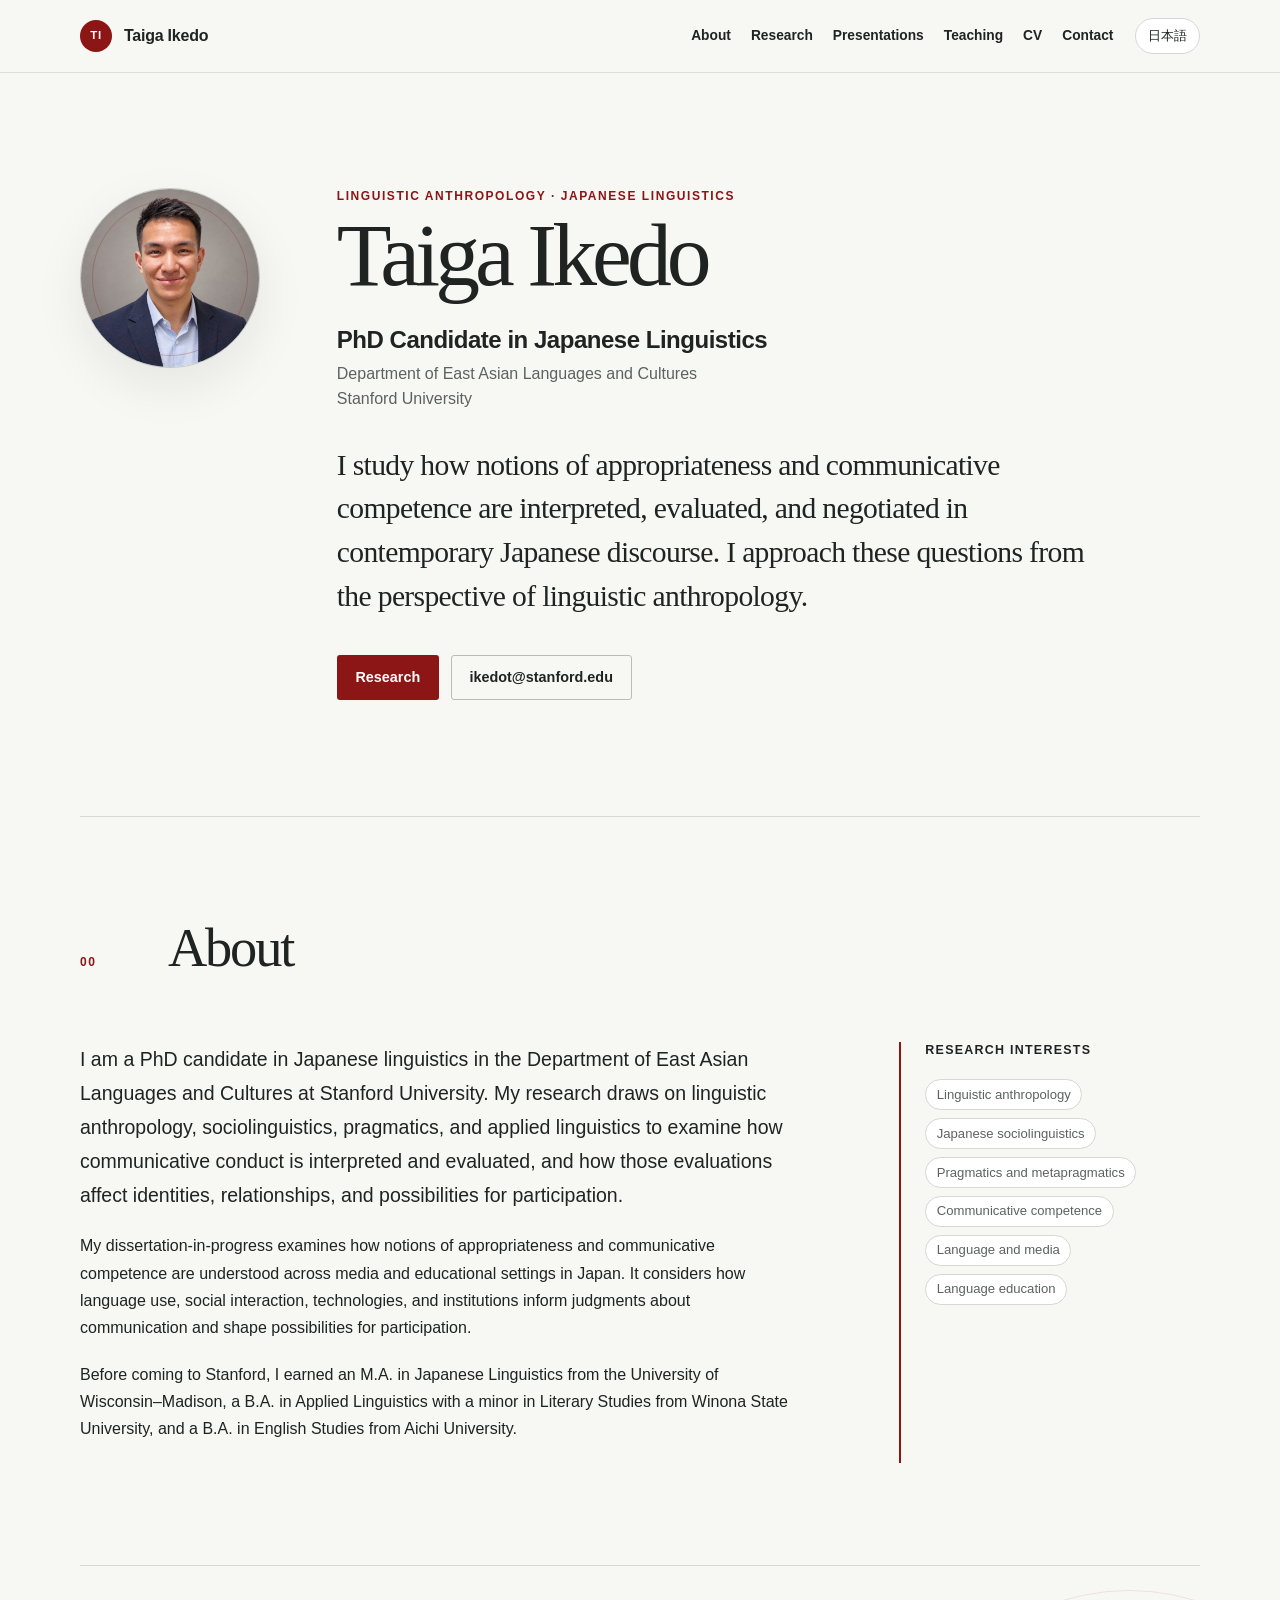
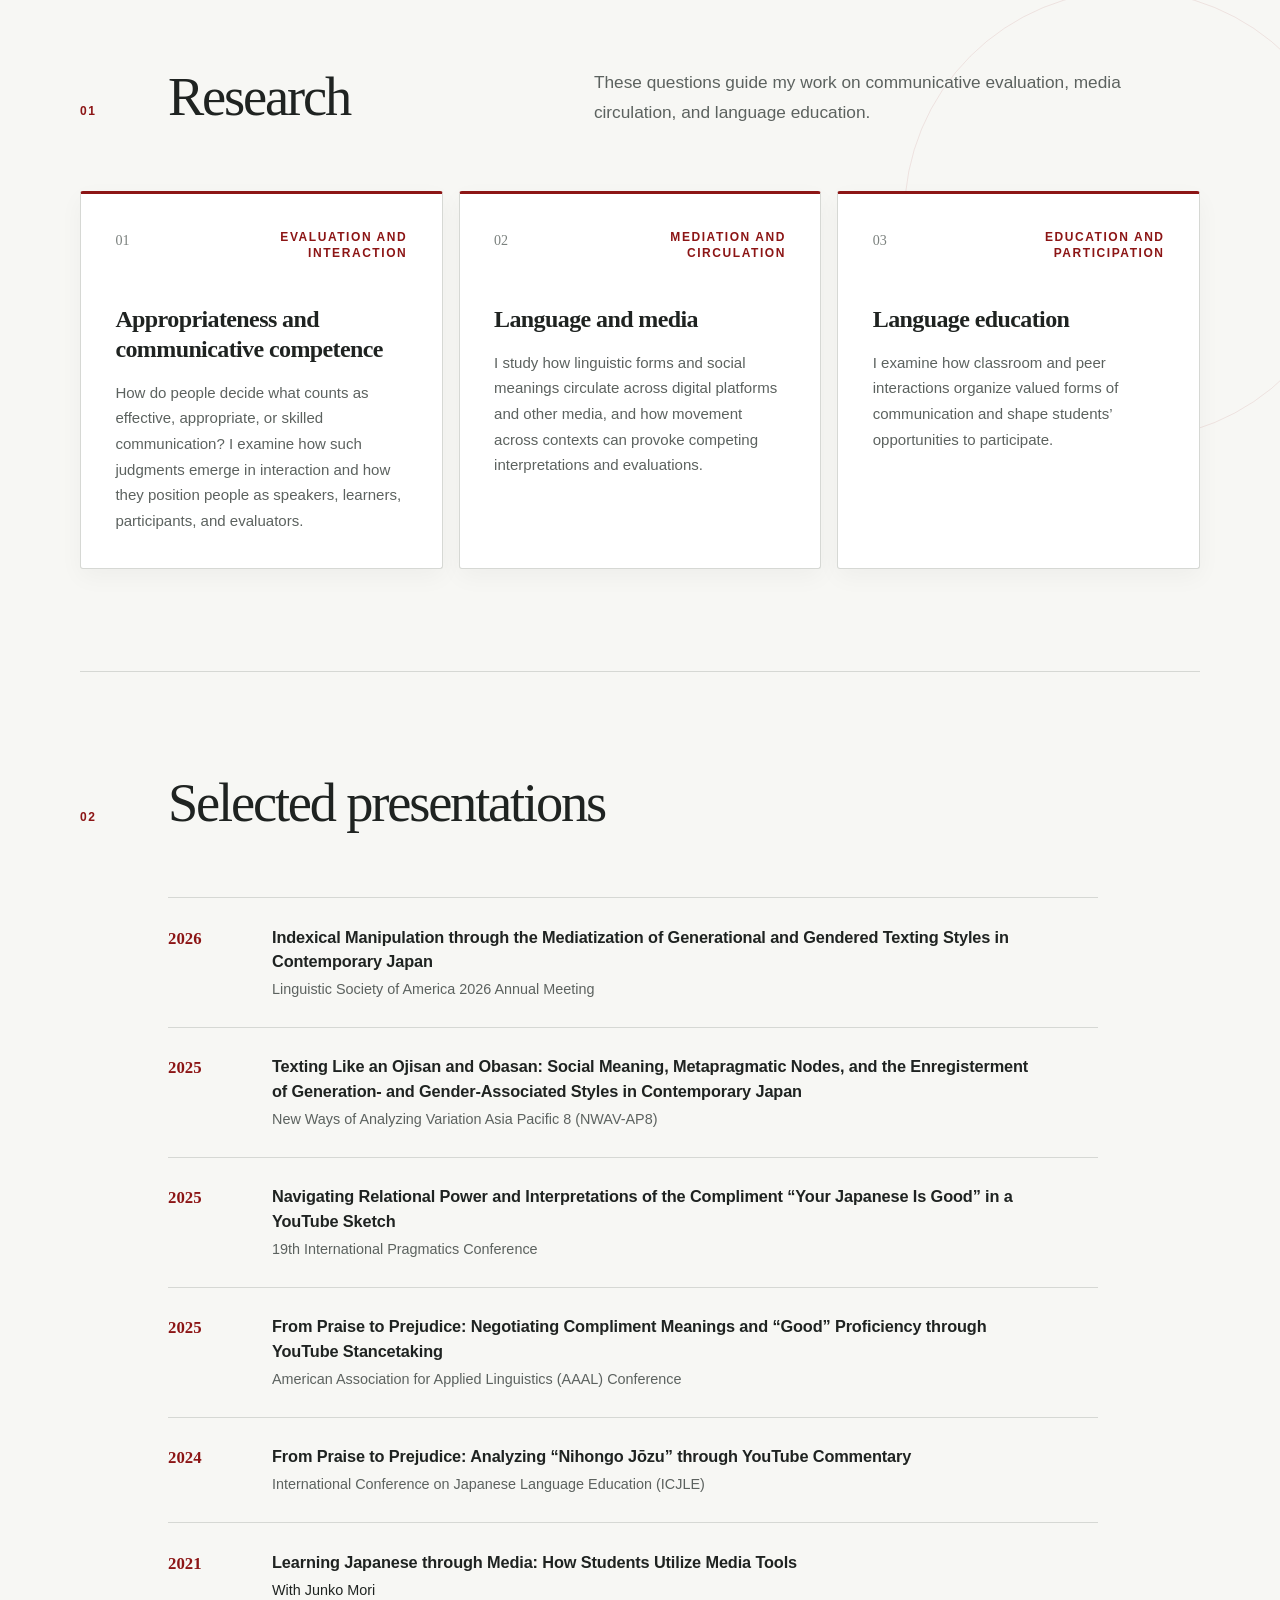
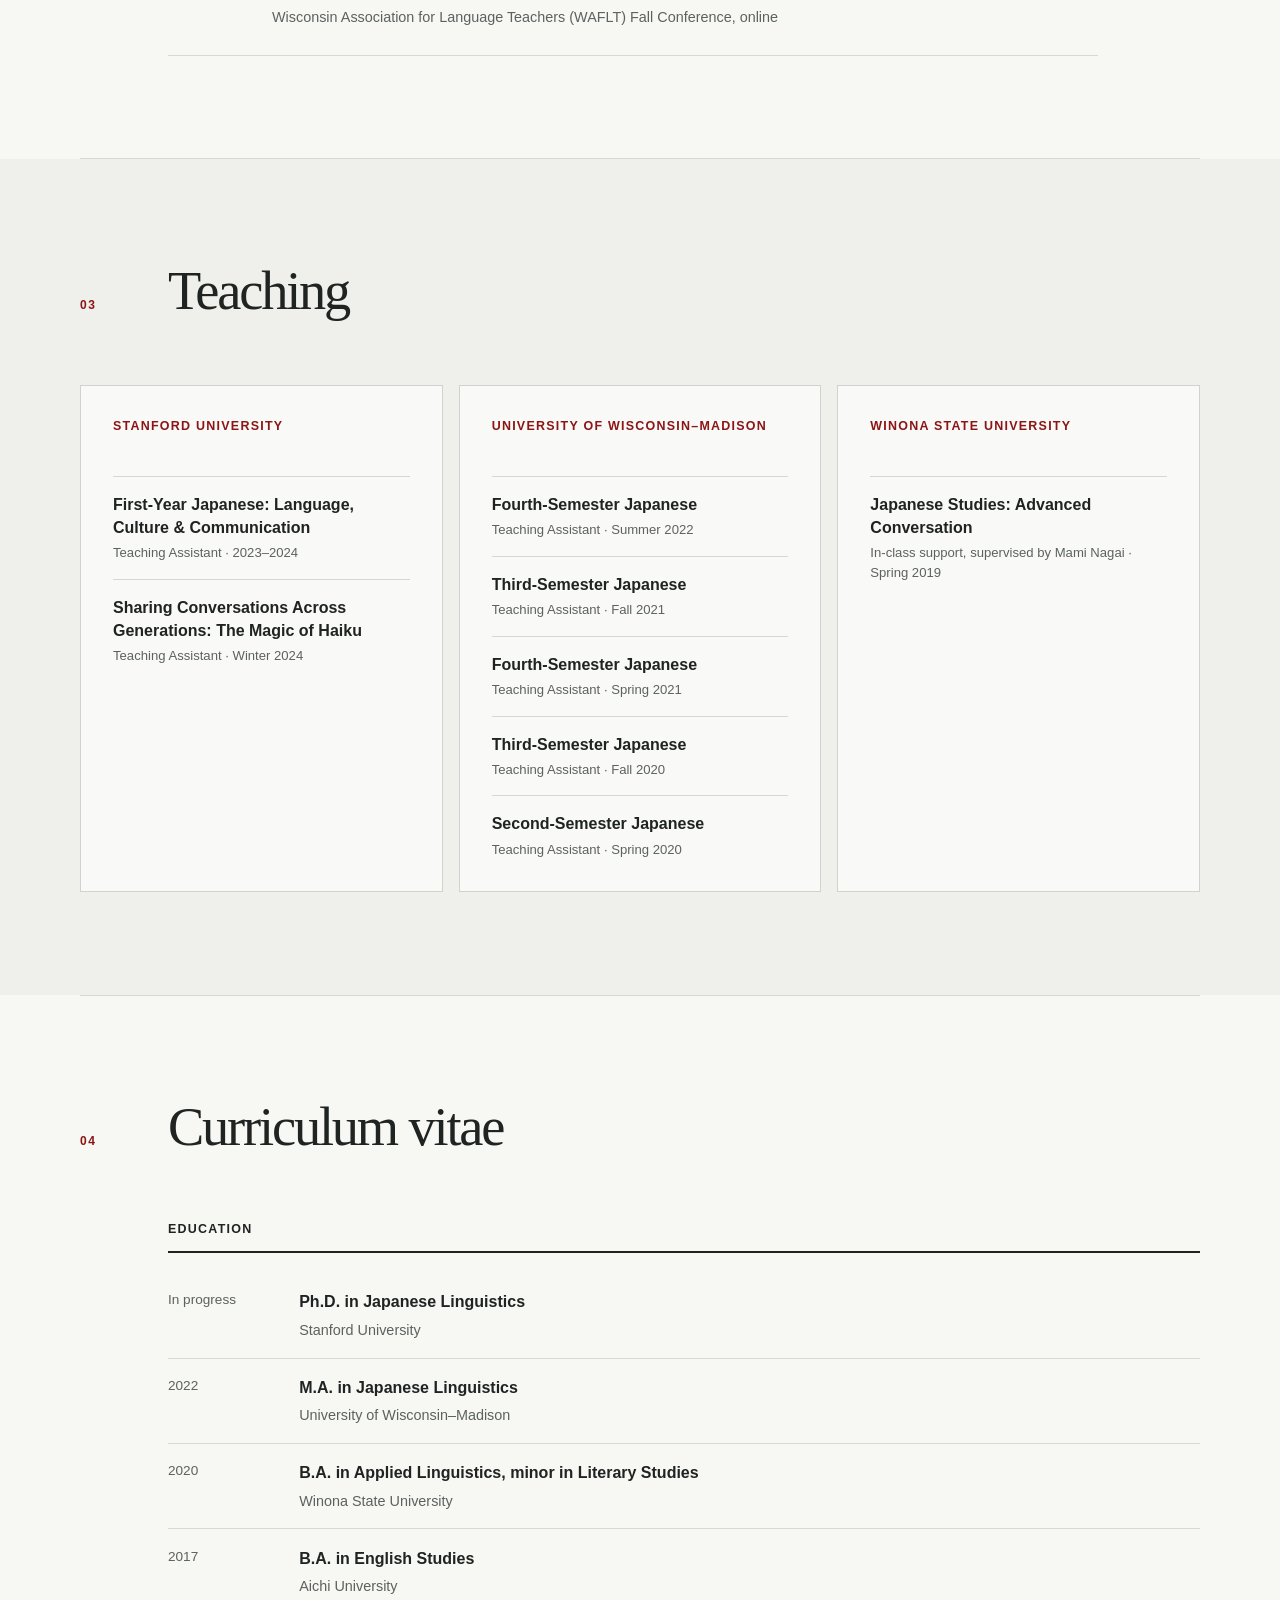
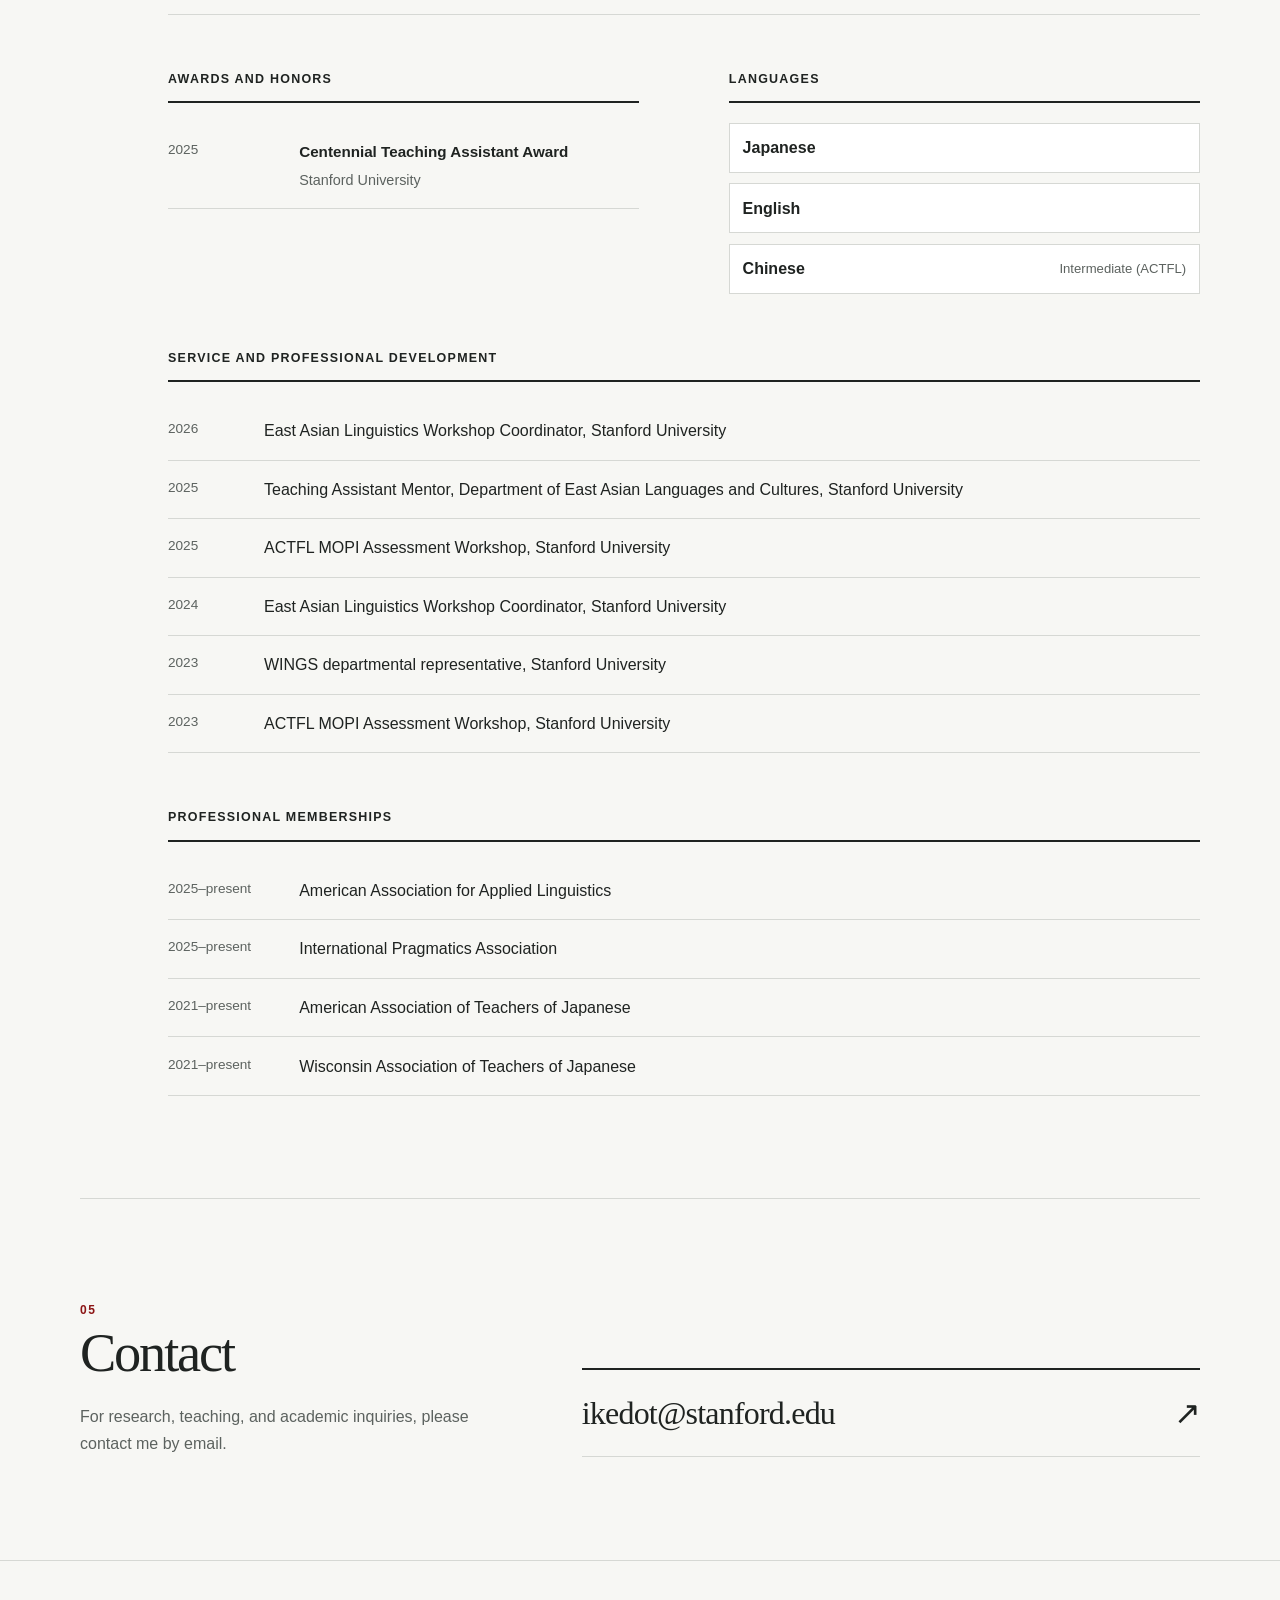
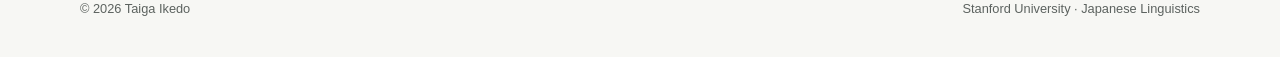
<file: index.html>
<!doctype html><html lang=en-US><head><meta name=generator content="Hugo 0.147.0"><meta charset=utf-8><meta name=viewport content="width=device-width,initial-scale=1"><meta name=color-scheme content="light"><meta name=theme-color content="#8c1515"><title>Taiga Ikedo · PhD Candidate in Japanese Linguistics</title>
<meta name=description content="Taiga Ikedo is a PhD candidate in Japanese linguistics at Stanford University who studies appropriateness and communicative competence in contemporary Japanese discourse from a linguistic anthropological perspective."><meta name=author content="Taiga Ikedo"><link rel=canonical href=https://taigaikedo.github.io/><link rel=alternate hreflang=en-US href=https://taigaikedo.github.io/><link rel=alternate hreflang=ja-JP href=https://taigaikedo.github.io/ja/><link rel=alternate hreflang=x-default href=https://taigaikedo.github.io/><meta property="og:type" content="website"><meta property="og:title" content="Taiga Ikedo · PhD Candidate in Japanese Linguistics"><meta property="og:description" content="Taiga Ikedo is a PhD candidate in Japanese linguistics at Stanford University who studies appropriateness and communicative competence in contemporary Japanese discourse from a linguistic anthropological perspective."><meta property="og:url" content="https://taigaikedo.github.io/"><meta property="og:site_name" content="Taiga Ikedo"><meta name=twitter:card content="summary"><link rel=icon href=/favicon.svg type=image/svg+xml><link rel=stylesheet href=/css/style.min.b2b11093d4a0c300ac8790e6c9c77830ac21605d73fa9cf553b004d8f554187a.css integrity="sha256-srEQk9SgwwCsh5Dmycd4MKwhYF1z+pz1U7AE2PVUGHo="><script type=application/ld+json>{"@context":"https://schema.org","@type":"Person","affiliation":{"@type":"CollegeOrUniversity","name":"Stanford University"},"email":"mailto:ikedot@stanford.edu","jobTitle":"PhD Candidate in Japanese Linguistics","knowsLanguage":["Japanese","English","Chinese"],"name":"Taiga Ikedo","url":"https://taigaikedo.github.io/"}</script></head><body><a class=skip-link href=#main-content>Skip to content</a><header class=site-header><nav class=nav-shell aria-label="Primary navigation"><a class=brand href=/ aria-label="Taiga Ikedo · Home"><span class=brand-mark aria-hidden=true>TI</span>
<span class=brand-name>Taiga Ikedo</span></a><div class=nav-actions><div class=nav-links><a href=/#about>About</a>
<a href=/#research>Research</a>
<a href=/#presentations>Presentations</a>
<a href=/#teaching>Teaching</a>
<a href=/#cv>CV</a>
<a href=/#contact>Contact</a></div><a class=language-switch href=/ja/ lang=ja-JP hreflang=ja-JP><span class=language-switch__short aria-hidden=true>JA</span>
<span class=language-switch__long>日本語</span></a></div></nav></header><main id=main-content><article><section class=hero aria-labelledby=page-title><div class=hero-grid><div class=portrait-photo><img src=/images/taiga-ikedo-profile.png alt="Professional portrait of Taiga Ikedo" width=1254 height=1254 decoding=async></div><div class=hero-copy><p class=eyebrow>Linguistic anthropology · Japanese linguistics</p><h1 id=page-title>Taiga Ikedo</h1><p class=role>PhD Candidate in Japanese Linguistics</p><p class=affiliation>Department of East Asian Languages and Cultures<br>Stanford University</p><p class=tagline>I study how notions of appropriateness and communicative competence are interpreted, evaluated, and negotiated in contemporary Japanese discourse. I approach these questions from the perspective of linguistic anthropology.</p><div class=hero-actions><a class="button button--primary" href=#research>Research</a>
<a class="button button--secondary" href=mailto:ikedot@stanford.edu>ikedot@stanford.edu</a></div></div></div></section><section class=section id=about aria-labelledby=about-heading><div class=section-heading><p class=section-index>00</p><h2 id=about-heading>About</h2></div><div class=about-grid><div class="prose prose--lead"><p>I am a PhD candidate in Japanese linguistics in the Department of East Asian Languages and Cultures at Stanford University. My research draws on linguistic anthropology, sociolinguistics, pragmatics, and applied linguistics to examine how communicative conduct is interpreted and evaluated, and how those evaluations affect identities, relationships, and possibilities for participation.</p><p>My dissertation-in-progress examines how notions of appropriateness and communicative competence are understood across media and educational settings in Japan. It considers how language use, social interaction, technologies, and institutions inform judgments about communication and shape possibilities for participation.</p><p>Before coming to Stanford, I earned an M.A. in Japanese Linguistics from the University of Wisconsin–Madison, a B.A. in Applied Linguistics with a minor in Literary Studies from Winona State University, and a B.A. in English Studies from Aichi University.</p></div><aside class=interests aria-label="Research interests"><h3>Research interests</h3><ul class=tag-list><li>Linguistic anthropology</li><li>Japanese sociolinguistics</li><li>Pragmatics and metapragmatics</li><li>Communicative competence</li><li>Language and media</li><li>Language education</li></ul></aside></div></section><section class="section section--research" id=research aria-labelledby=research-heading><div class="section-heading section-heading--with-intro"><div><p class=section-index>01</p><h2 id=research-heading>Research</h2></div><p>These questions guide my work on communicative evaluation, media circulation, and language education.</p></div><div class=project-grid><article class=project-card><div class=project-card__top><span class=project-number>01</span><p class=project-kicker>Evaluation and interaction</p></div><h3>Appropriateness and communicative competence</h3><p>How do people decide what counts as effective, appropriate, or skilled communication? I examine how such judgments emerge in interaction and how they position people as speakers, learners, participants, and evaluators.</p></article><article class=project-card><div class=project-card__top><span class=project-number>02</span><p class=project-kicker>Mediation and circulation</p></div><h3>Language and media</h3><p>I study how linguistic forms and social meanings circulate across digital platforms and other media, and how movement across contexts can provoke competing interpretations and evaluations.</p></article><article class=project-card><div class=project-card__top><span class=project-number>03</span><p class=project-kicker>Education and participation</p></div><h3>Language education</h3><p>I examine how classroom and peer interactions organize valued forms of communication and shape students’ opportunities to participate.</p></article></div></section><section class=section id=presentations aria-labelledby=presentations-heading><div class=section-heading><p class=section-index>02</p><h2 id=presentations-heading>Selected presentations</h2></div><ol class=timeline-list><li><time>2026</time><div><h3 lang=en>Indexical Manipulation through the Mediatization of Generational and Gendered Texting Styles in Contemporary Japan</h3><p class=venue lang=en>Linguistic Society of America 2026 Annual Meeting</p></div></li><li><time>2025</time><div><h3 lang=en>Texting Like an Ojisan and Obasan: Social Meaning, Metapragmatic Nodes, and the Enregisterment of Generation- and Gender-Associated Styles in Contemporary Japan</h3><p class=venue lang=en>New Ways of Analyzing Variation Asia Pacific 8 (NWAV-AP8)</p></div></li><li><time>2025</time><div><h3 lang=en>Navigating Relational Power and Interpretations of the Compliment “Your Japanese Is Good” in a YouTube Sketch</h3><p class=venue lang=en>19th International Pragmatics Conference</p></div></li><li><time>2025</time><div><h3 lang=en>From Praise to Prejudice: Negotiating Compliment Meanings and “Good” Proficiency through YouTube Stancetaking</h3><p class=venue lang=en>American Association for Applied Linguistics (AAAL) Conference</p></div></li><li><time>2024</time><div><h3 lang=en>From Praise to Prejudice: Analyzing “Nihongo Jōzu” through YouTube Commentary</h3><p class=venue lang=en>International Conference on Japanese Language Education (ICJLE)</p></div></li><li><time>2021</time><div><h3 lang=en>Learning Japanese through Media: How Students Utilize Media Tools</h3><p class=authors>With Junko Mori</p><p class=venue lang=en>Wisconsin Association for Language Teachers (WAFLT) Fall Conference, online</p></div></li></ol></section><section class="section section--tinted" id=teaching aria-labelledby=teaching-heading><div class=section-heading><p class=section-index>03</p><h2 id=teaching-heading>Teaching</h2></div><div class=teaching-grid><section class=teaching-group><h3>Stanford University</h3><ul><li><p class=course>First-Year Japanese: Language, Culture & Communication</p><p class=course-meta>Teaching Assistant · 2023–2024</p></li><li><p class=course>Sharing Conversations Across Generations: The Magic of Haiku</p><p class=course-meta>Teaching Assistant · Winter 2024</p></li></ul></section><section class=teaching-group><h3>University of Wisconsin–Madison</h3><ul><li><p class=course>Fourth-Semester Japanese</p><p class=course-meta>Teaching Assistant · Summer 2022</p></li><li><p class=course>Third-Semester Japanese</p><p class=course-meta>Teaching Assistant · Fall 2021</p></li><li><p class=course>Fourth-Semester Japanese</p><p class=course-meta>Teaching Assistant · Spring 2021</p></li><li><p class=course>Third-Semester Japanese</p><p class=course-meta>Teaching Assistant · Fall 2020</p></li><li><p class=course>Second-Semester Japanese</p><p class=course-meta>Teaching Assistant · Spring 2020</p></li></ul></section><section class=teaching-group><h3>Winona State University</h3><ul><li><p class=course>Japanese Studies: Advanced Conversation</p><p class=course-meta>In-class support, supervised by Mami Nagai · Spring 2019</p></li></ul></section></div></section><section class=section id=cv aria-labelledby=cv-heading><div class=section-heading><p class=section-index>04</p><h2 id=cv-heading>Curriculum vitae</h2></div><div class=cv-grid><section class="cv-block cv-block--wide"><h3>Education</h3><ol class=credential-list><li><time>In progress</time><div><p class=credential>Ph.D. in Japanese Linguistics</p><p>Stanford University</p></div></li><li><time>2022</time><div><p class=credential>M.A. in Japanese Linguistics</p><p>University of Wisconsin–Madison</p></div></li><li><time>2020</time><div><p class=credential>B.A. in Applied Linguistics, minor in Literary Studies</p><p>Winona State University</p></div></li><li><time>2017</time><div><p class=credential>B.A. in English Studies</p><p>Aichi University</p></div></li></ol></section><section class=cv-block><h3>Awards and honors</h3><ul class=simple-list><li><span>2025</span><div><strong>Centennial Teaching Assistant Award</strong><small>Stanford University</small></div></li></ul></section><section class=cv-block><h3>Languages</h3><ul class=language-list><li><strong>Japanese</strong></li><li><strong>English</strong></li><li><strong>Chinese</strong><span>Intermediate (ACTFL)</span></li></ul></section><section class="cv-block cv-block--wide"><h3>Service and professional development</h3><ul class="simple-list simple-list--service"><li><span>2026</span><p>East Asian Linguistics Workshop Coordinator, Stanford University</p></li><li><span>2025</span><p>Teaching Assistant Mentor, Department of East Asian Languages and Cultures, Stanford University</p></li><li><span>2025</span><p>ACTFL MOPI Assessment Workshop, Stanford University</p></li><li><span>2024</span><p>East Asian Linguistics Workshop Coordinator, Stanford University</p></li><li><span>2023</span><p>WINGS departmental representative, Stanford University</p></li><li><span>2023</span><p>ACTFL MOPI Assessment Workshop, Stanford University</p></li></ul></section><section class="cv-block cv-block--wide"><h3>Professional memberships</h3><ul class=membership-list><li><span>2025–present</span><p lang=en>American Association for Applied Linguistics</p></li><li><span>2025–present</span><p lang=en>International Pragmatics Association</p></li><li><span>2021–present</span><p lang=en>American Association of Teachers of Japanese</p></li><li><span>2021–present</span><p lang=en>Wisconsin Association of Teachers of Japanese</p></li></ul></section></div></section><section class=contact-section id=contact aria-labelledby=contact-heading><div><p class=section-index>05</p><h2 id=contact-heading>Contact</h2><p>For research, teaching, and academic inquiries, please contact me by email.</p></div><a class=contact-link href=mailto:ikedot@stanford.edu aria-label="Email Taiga Ikedo"><span>ikedot@stanford.edu</span>
<span aria-hidden=true>↗</span></a></section></article></main><footer class=site-footer><div class=footer-inner><p>© 2026 Taiga Ikedo</p><p>Stanford University · Japanese Linguistics</p></div></footer></body></html>
</file>
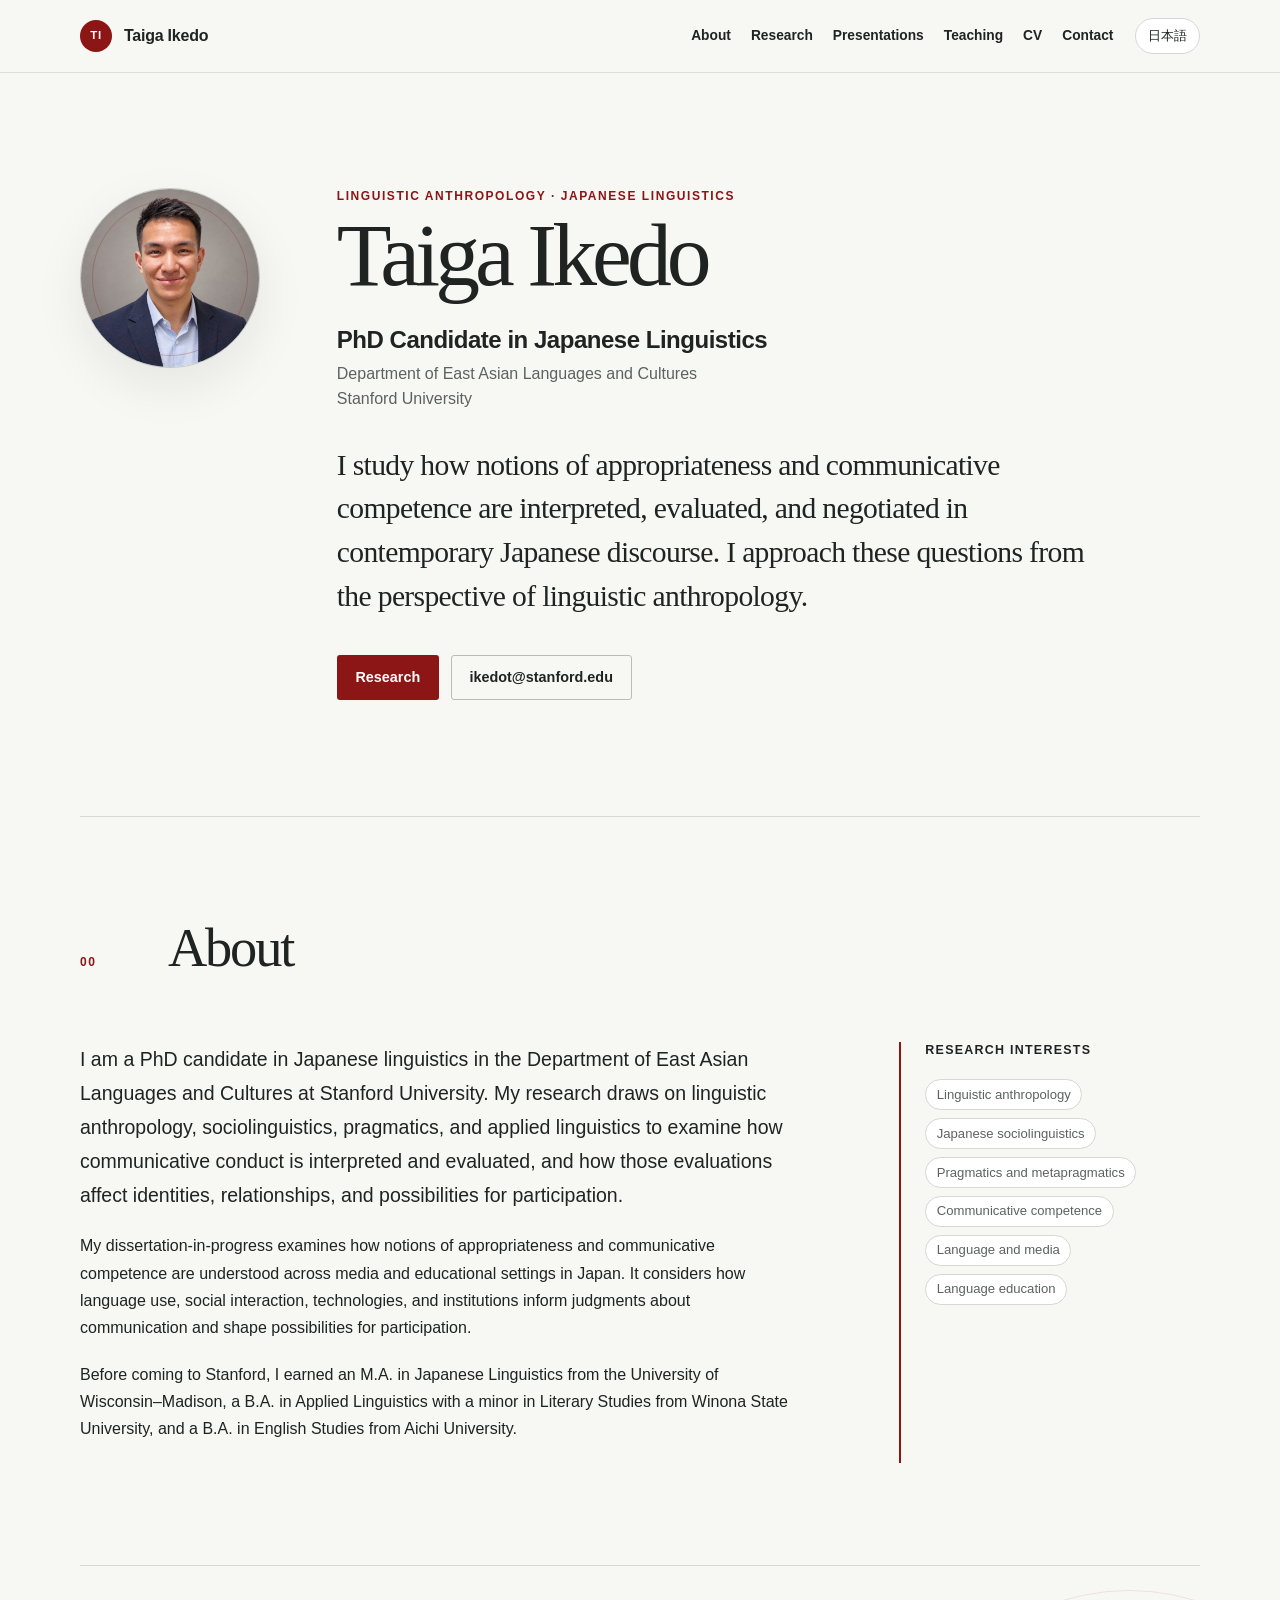
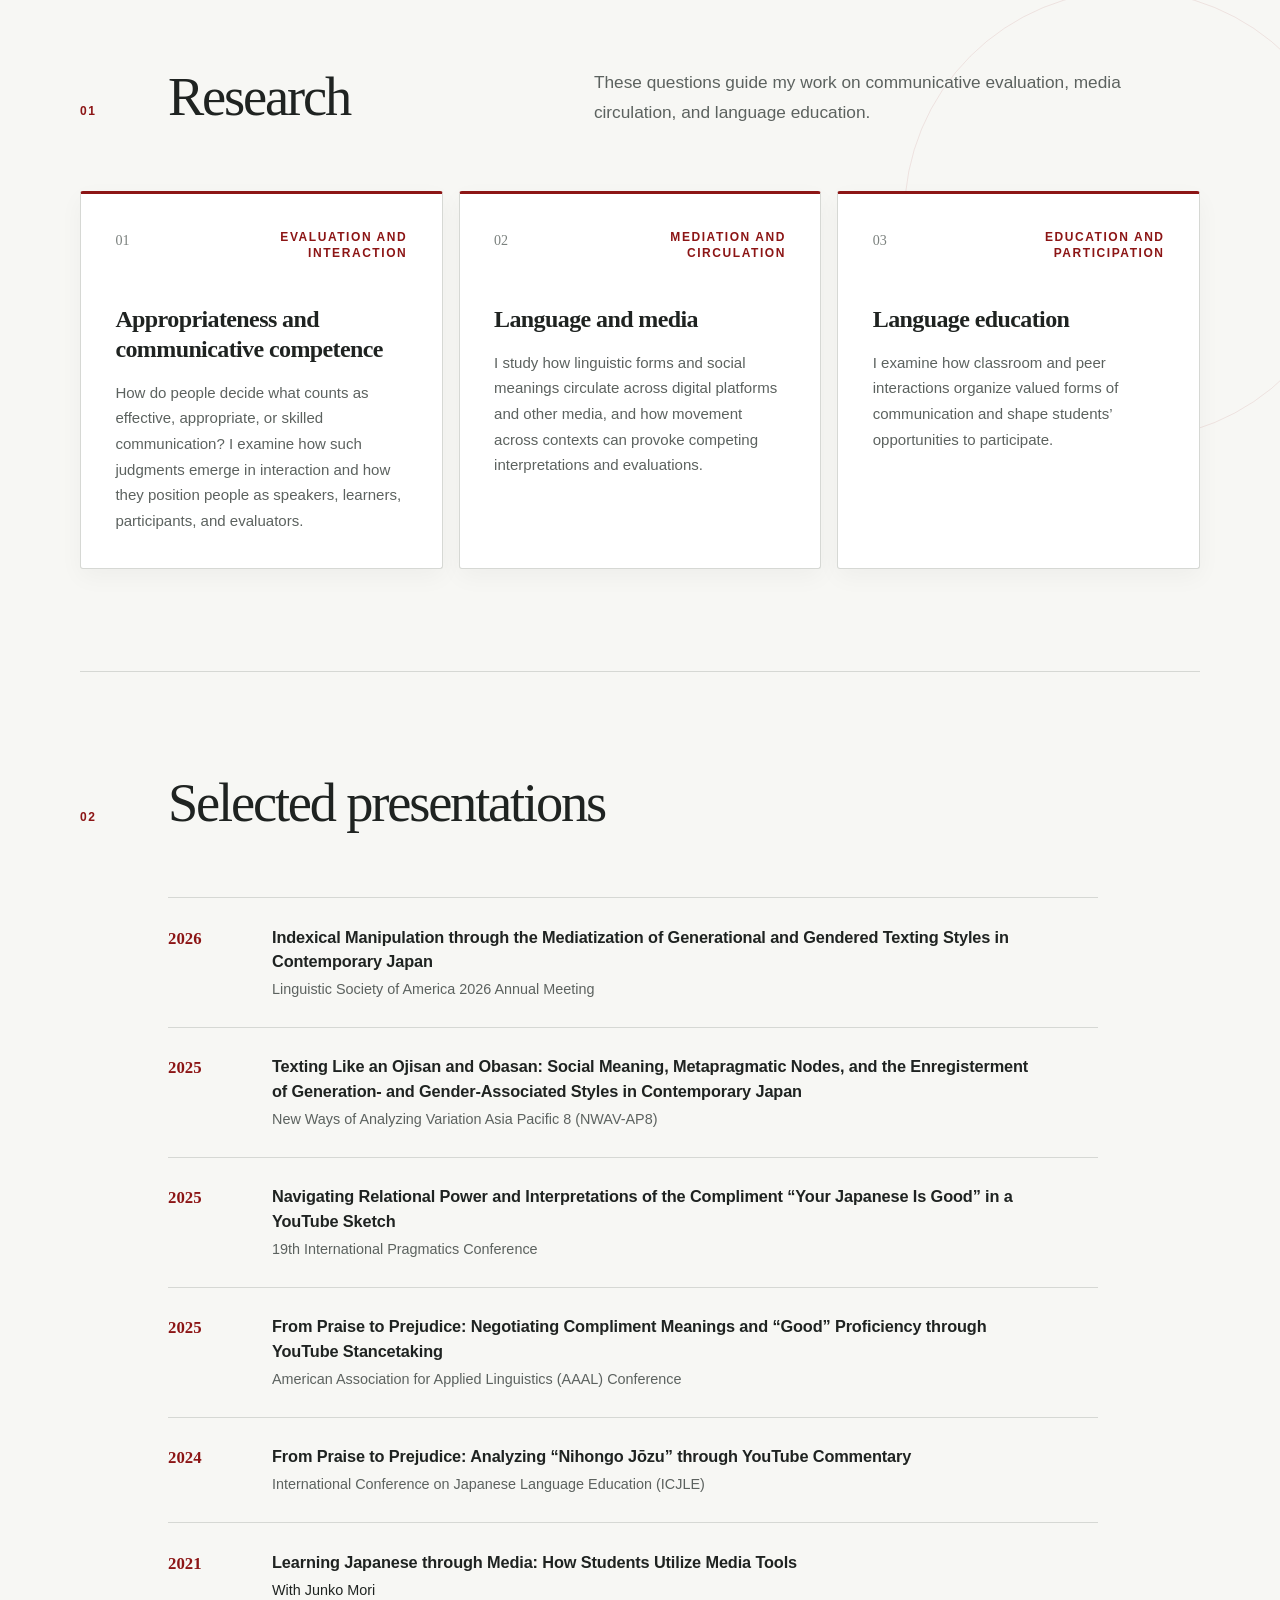
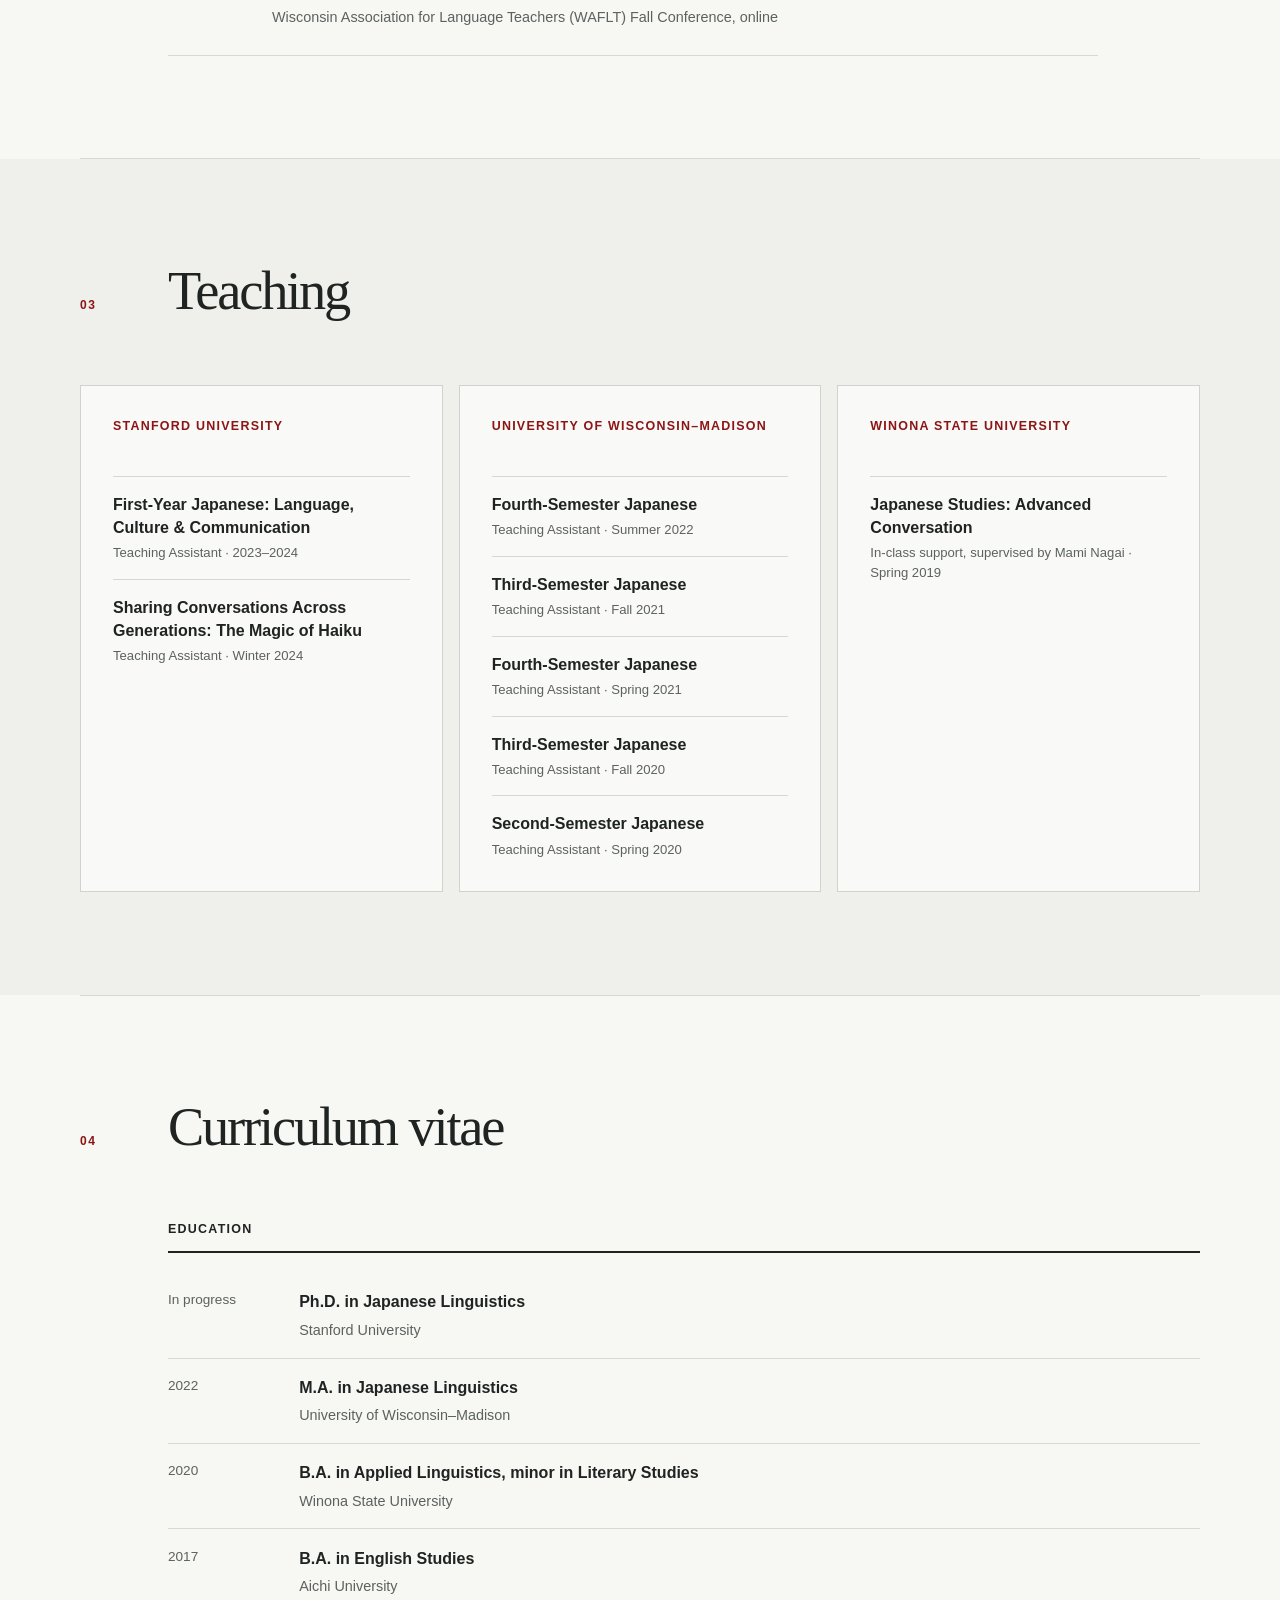
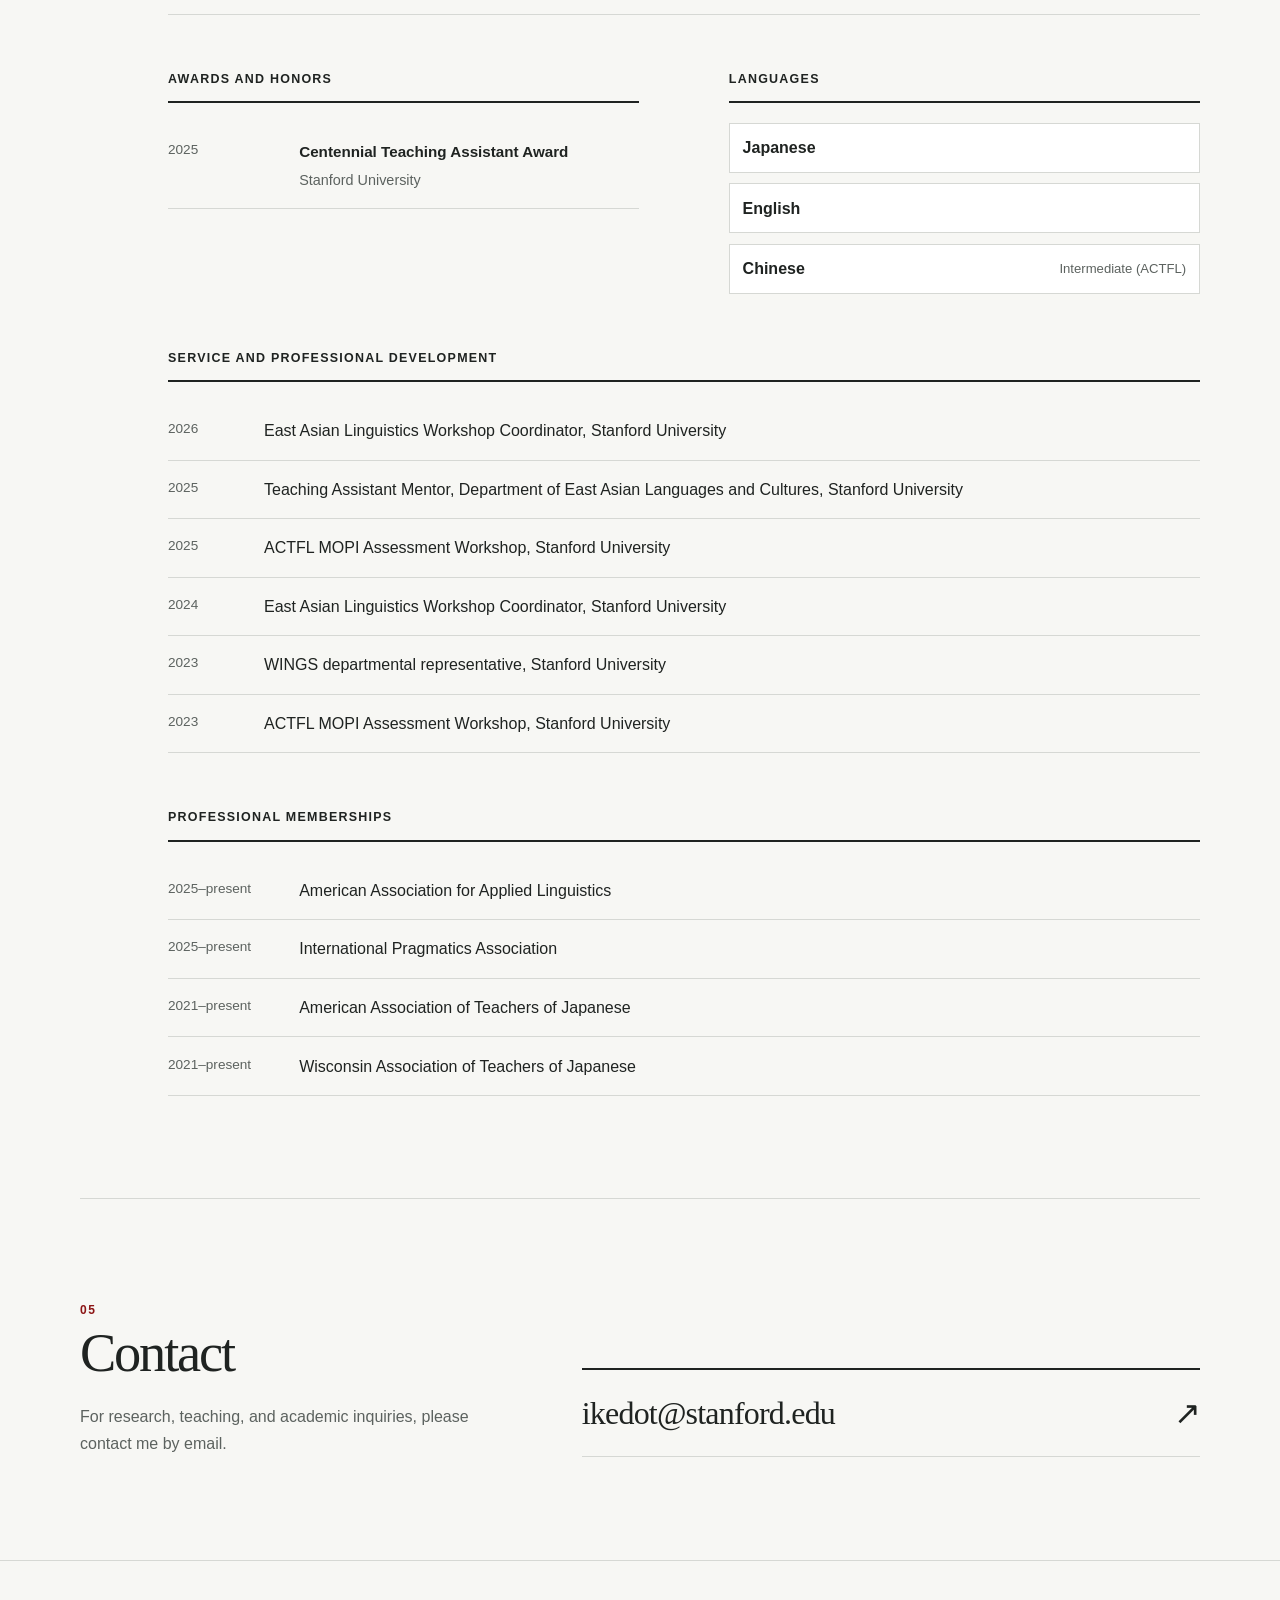
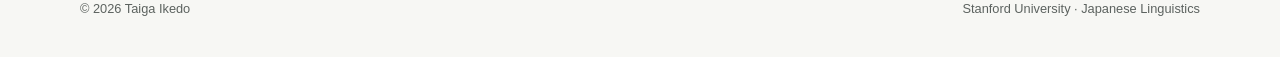
<file: en/index.html>
<!doctype html><html lang=en-US><head><title>https://taigaikedo.github.io/</title>
<link rel=canonical href=https://taigaikedo.github.io/><meta name=robots content="noindex"><meta charset=utf-8><meta http-equiv=refresh content="0; url=https://taigaikedo.github.io/"></head></html>
</file>
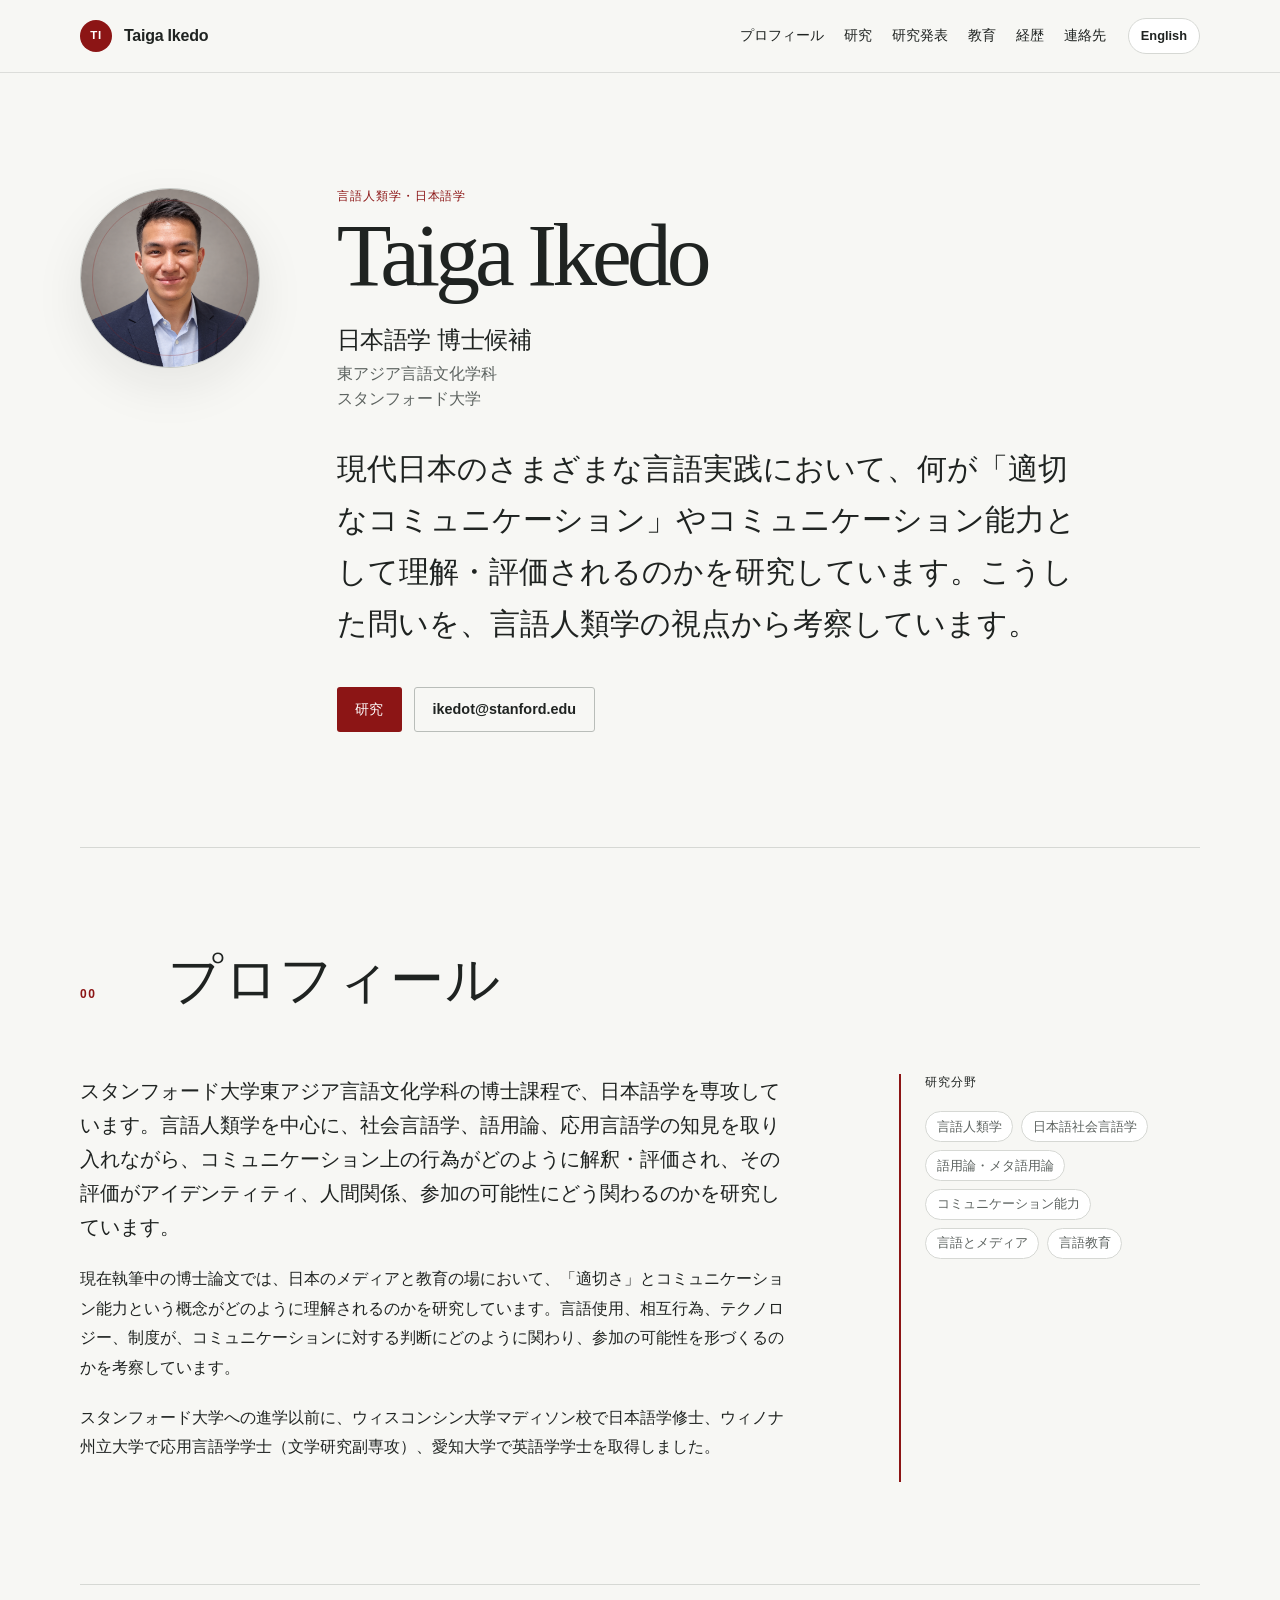
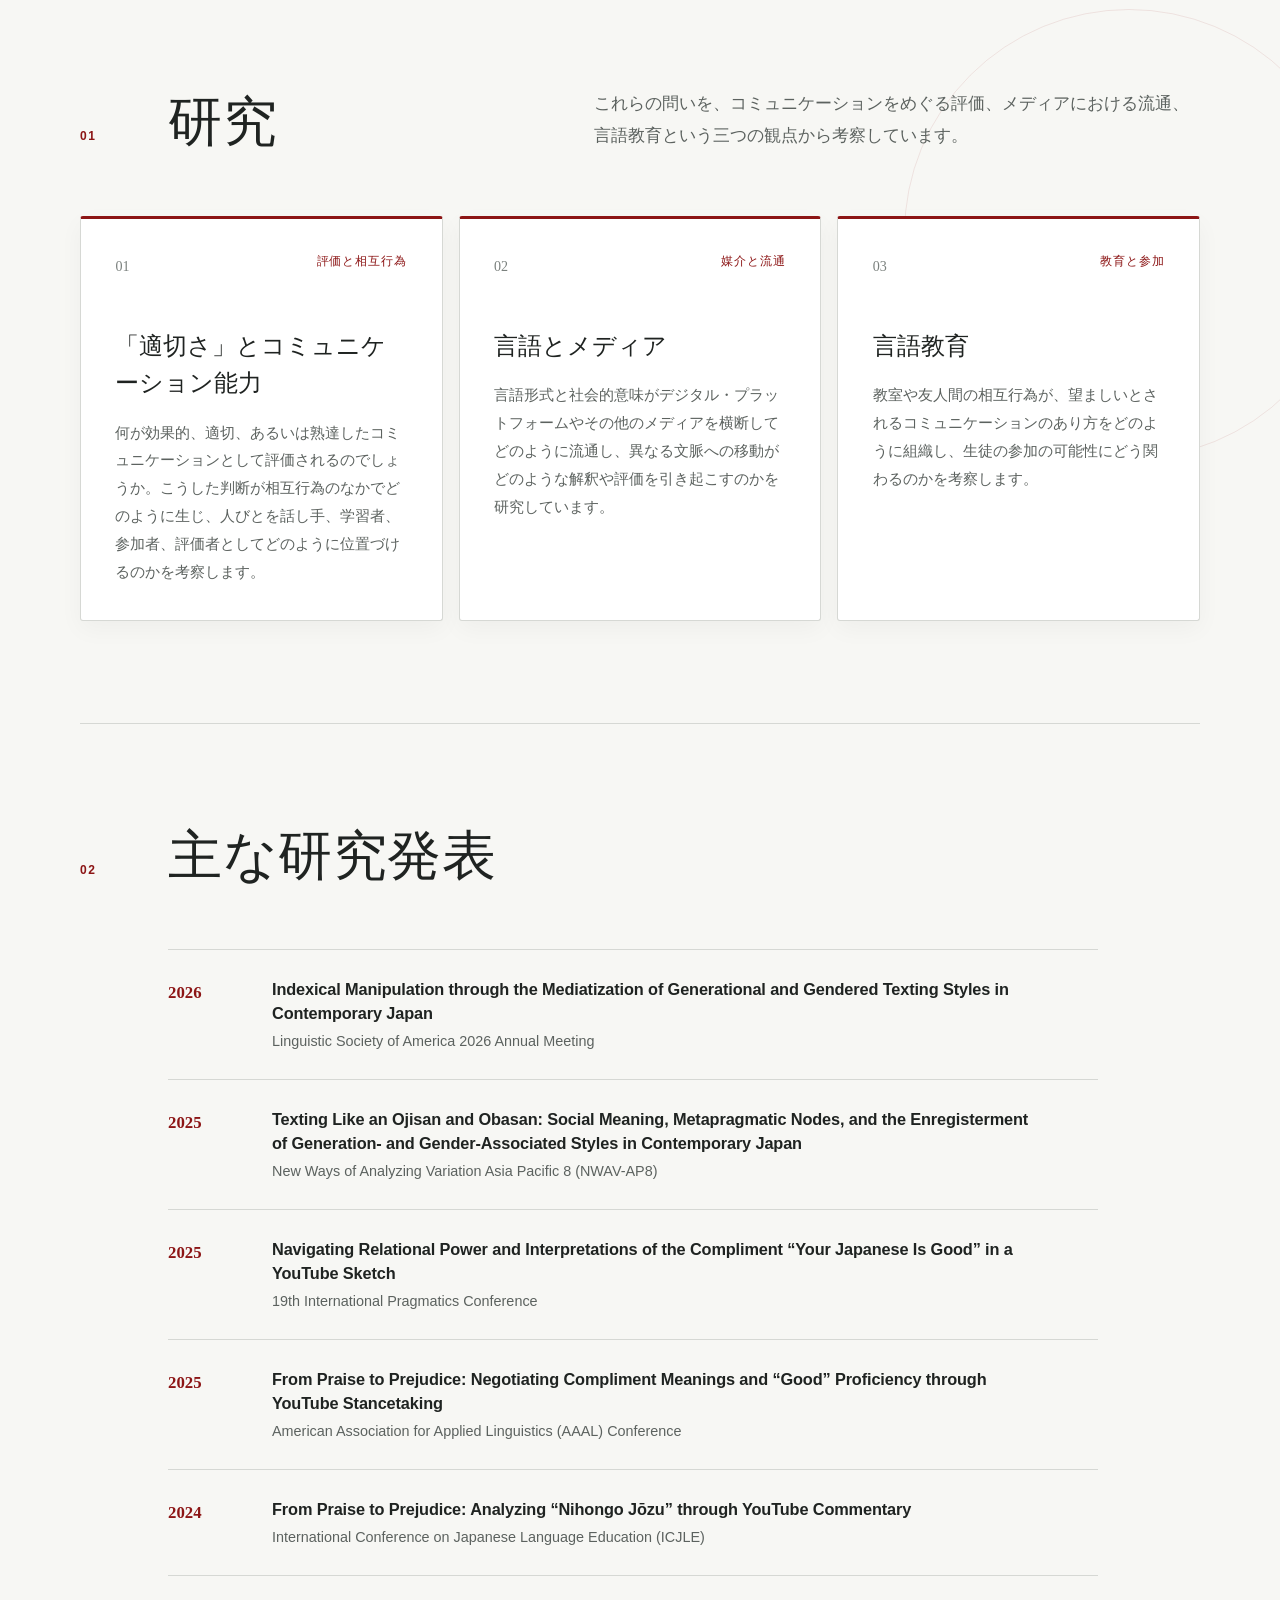
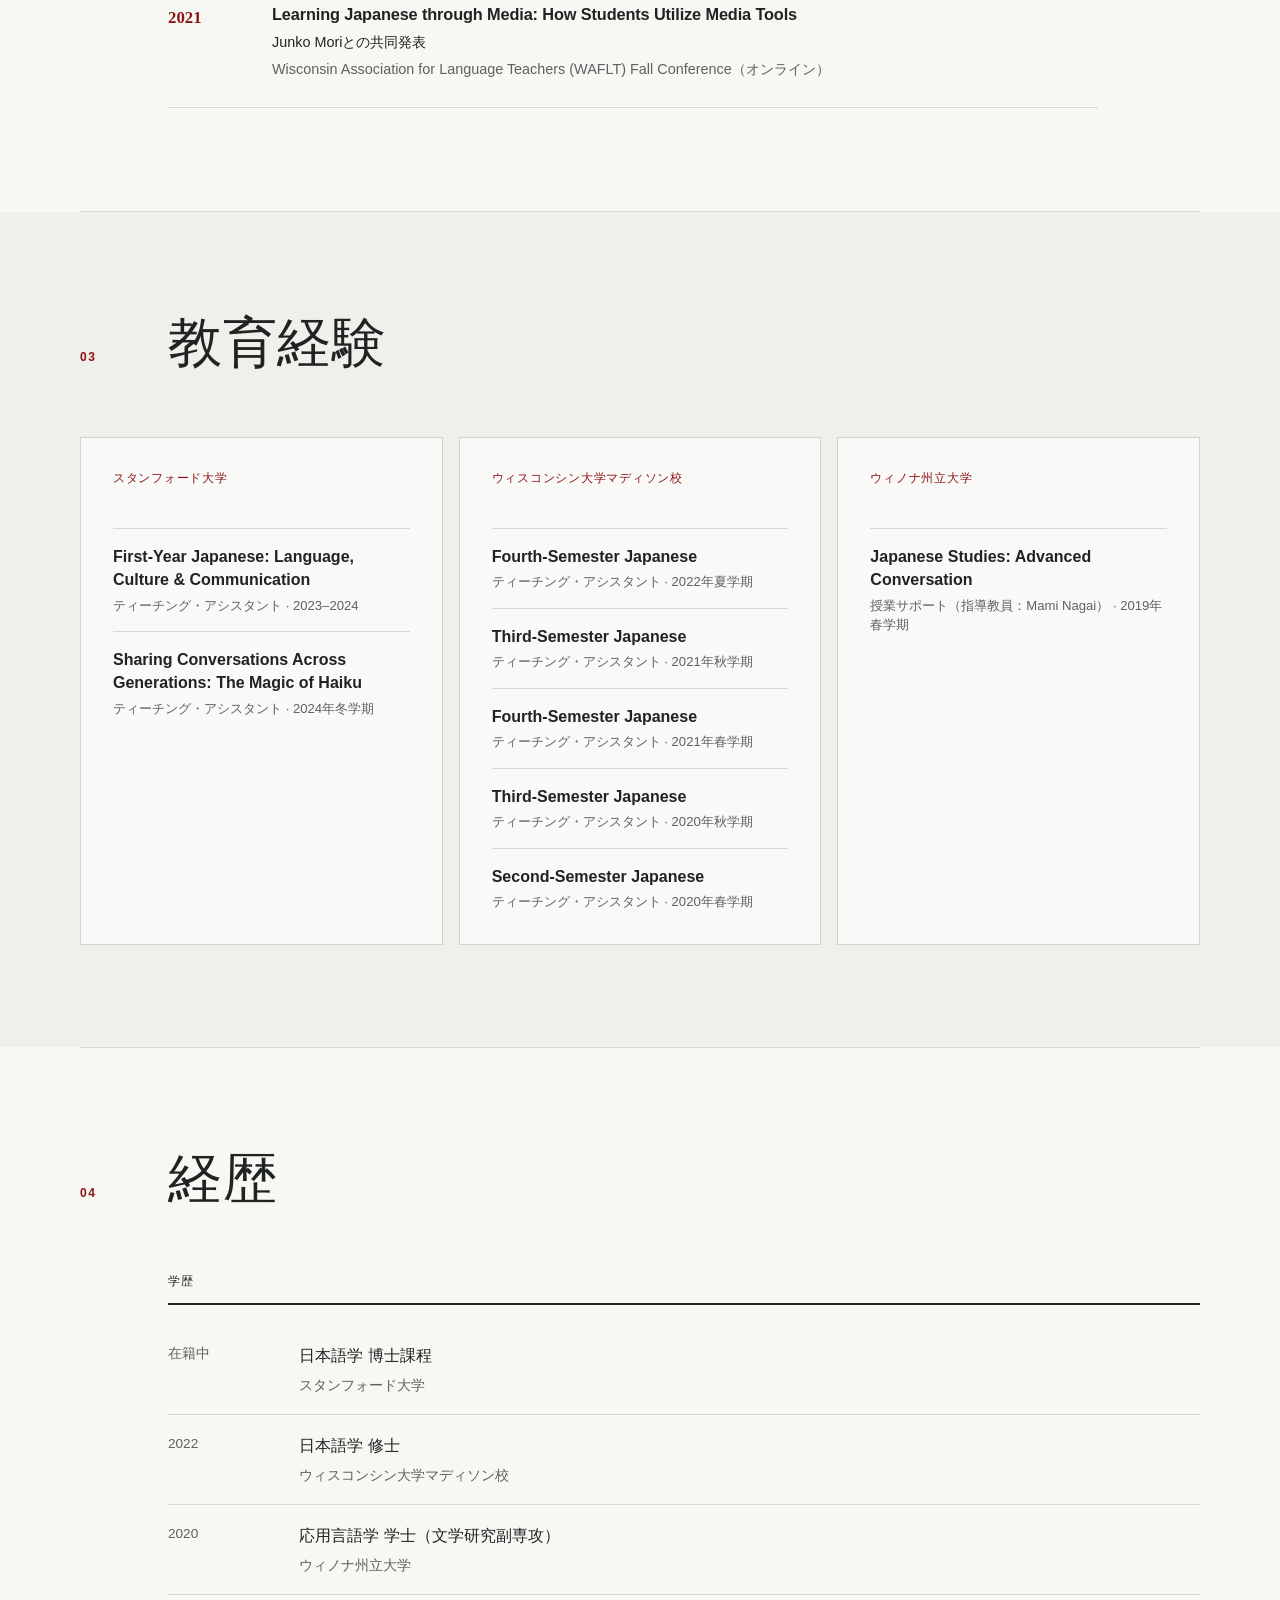
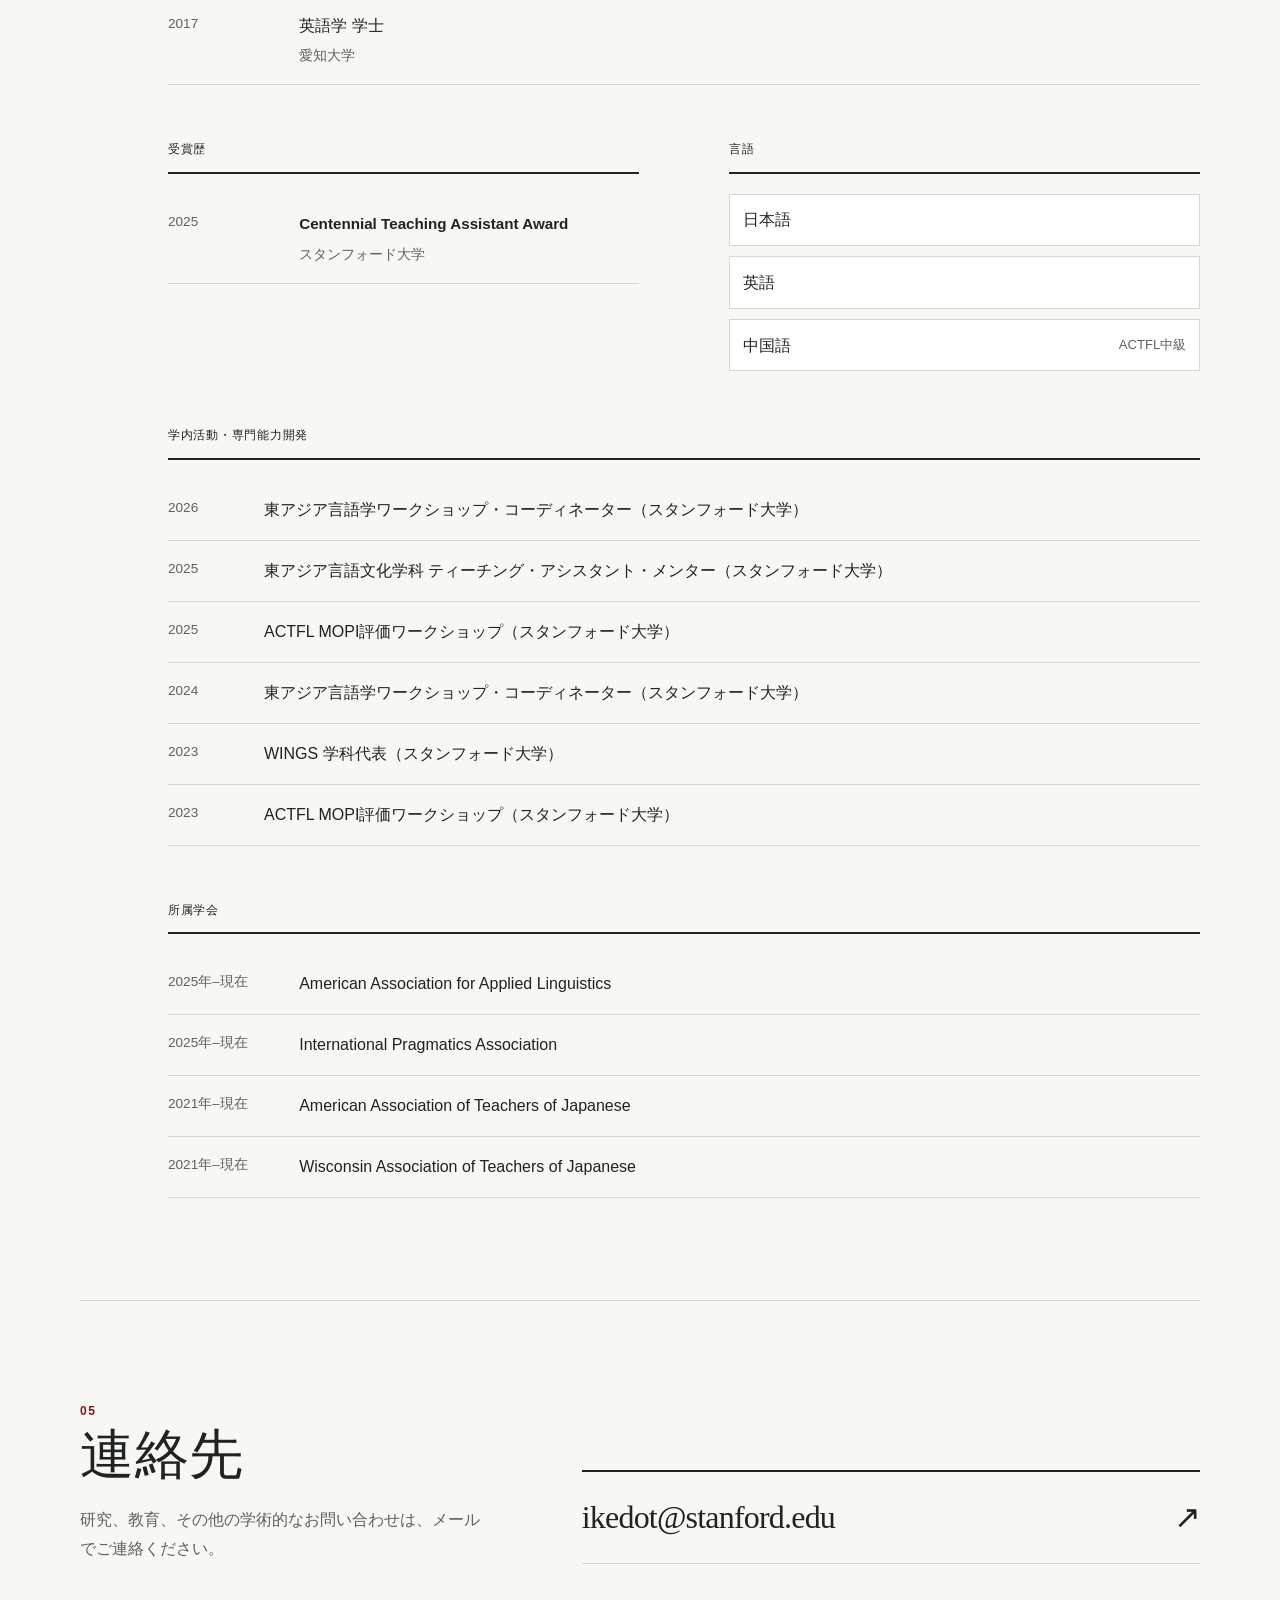
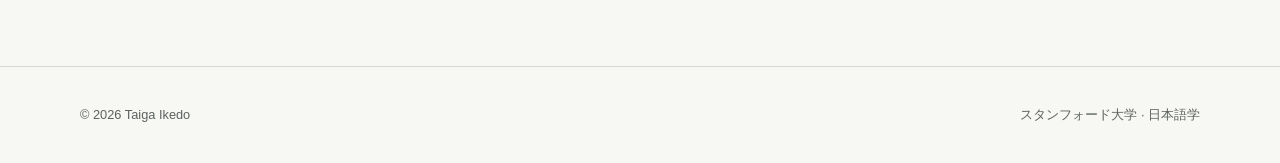
<file: ja/index.html>
<!doctype html><html lang=ja-JP><head><meta name=generator content="Hugo 0.147.0"><meta charset=utf-8><meta name=viewport content="width=device-width,initial-scale=1"><meta name=color-scheme content="light"><meta name=theme-color content="#8c1515"><title>Taiga Ikedo · 日本語学 博士候補</title>
<meta name=description content="スタンフォード大学日本語学博士課程で、言語人類学の視点から、現代日本のさまざまな言語実践における「適切なコミュニケーション」とコミュニケーション能力を研究するTaiga Ikedoのウェブサイトです。"><meta name=author content="Taiga Ikedo"><link rel=canonical href=https://taigaikedo.github.io/ja/><link rel=alternate hreflang=en-US href=https://taigaikedo.github.io/><link rel=alternate hreflang=ja-JP href=https://taigaikedo.github.io/ja/><link rel=alternate hreflang=x-default href=https://taigaikedo.github.io/><meta property="og:type" content="website"><meta property="og:title" content="Taiga Ikedo · 日本語学 博士候補"><meta property="og:description" content="スタンフォード大学日本語学博士課程で、言語人類学の視点から、現代日本のさまざまな言語実践における「適切なコミュニケーション」とコミュニケーション能力を研究するTaiga Ikedoのウェブサイトです。"><meta property="og:url" content="https://taigaikedo.github.io/ja/"><meta property="og:site_name" content="Taiga Ikedo"><meta name=twitter:card content="summary"><link rel=icon href=/favicon.svg type=image/svg+xml><link rel=stylesheet href=/css/style.min.b2b11093d4a0c300ac8790e6c9c77830ac21605d73fa9cf553b004d8f554187a.css integrity="sha256-srEQk9SgwwCsh5Dmycd4MKwhYF1z+pz1U7AE2PVUGHo="><script type=application/ld+json>{"@context":"https://schema.org","@type":"Person","affiliation":{"@type":"CollegeOrUniversity","name":"Stanford University"},"email":"mailto:ikedot@stanford.edu","jobTitle":"日本語学 博士候補","knowsLanguage":["Japanese","English","Chinese"],"name":"Taiga Ikedo","url":"https://taigaikedo.github.io/ja/"}</script></head><body><a class=skip-link href=#main-content>本文へ移動</a><header class=site-header><nav class=nav-shell aria-label=主要ナビゲーション><a class=brand href=/ja/ aria-label="Taiga Ikedo · ホーム"><span class=brand-mark aria-hidden=true>TI</span>
<span class=brand-name>Taiga Ikedo</span></a><div class=nav-actions><div class=nav-links><a href=/ja/#about>プロフィール</a>
<a href=/ja/#research>研究</a>
<a href=/ja/#presentations>研究発表</a>
<a href=/ja/#teaching>教育</a>
<a href=/ja/#cv>経歴</a>
<a href=/ja/#contact>連絡先</a></div><a class=language-switch href=/ lang=en-US hreflang=en-US><span class=language-switch__short aria-hidden=true>EN</span>
<span class=language-switch__long>English</span></a></div></nav></header><main id=main-content><article><section class=hero aria-labelledby=page-title><div class=hero-grid><div class=portrait-photo><img src=/images/taiga-ikedo-profile.png alt="Taiga Ikedoのプロフィール写真" width=1254 height=1254 decoding=async></div><div class=hero-copy><p class=eyebrow>言語人類学・日本語学</p><h1 id=page-title>Taiga Ikedo</h1><p class=role>日本語学 博士候補</p><p class=affiliation>東アジア言語文化学科<br>スタンフォード大学</p><p class=tagline>現代日本のさまざまな言語実践において、何が「適切なコミュニケーション」やコミュニケーション能力として理解・評価されるのかを研究しています。こうした問いを、言語人類学の視点から考察しています。</p><div class=hero-actions><a class="button button--primary" href=#research>研究</a>
<a class="button button--secondary" href=mailto:ikedot@stanford.edu>ikedot@stanford.edu</a></div></div></div></section><section class=section id=about aria-labelledby=about-heading><div class=section-heading><p class=section-index>00</p><h2 id=about-heading>プロフィール</h2></div><div class=about-grid><div class="prose prose--lead"><p>スタンフォード大学東アジア言語文化学科の博士課程で、日本語学を専攻しています。言語人類学を中心に、社会言語学、語用論、応用言語学の知見を取り入れながら、コミュニケーション上の行為がどのように解釈・評価され、その評価がアイデンティティ、人間関係、参加の可能性にどう関わるのかを研究しています。</p><p>現在執筆中の博士論文では、日本のメディアと教育の場において、「適切さ」とコミュニケーション能力という概念がどのように理解されるのかを研究しています。言語使用、相互行為、テクノロジー、制度が、コミュニケーションに対する判断にどのように関わり、参加の可能性を形づくるのかを考察しています。</p><p>スタンフォード大学への進学以前に、ウィスコンシン大学マディソン校で日本語学修士、ウィノナ州立大学で応用言語学学士（文学研究副専攻）、愛知大学で英語学学士を取得しました。</p></div><aside class=interests aria-label=研究分野><h3>研究分野</h3><ul class=tag-list><li>言語人類学</li><li>日本語社会言語学</li><li>語用論・メタ語用論</li><li>コミュニケーション能力</li><li>言語とメディア</li><li>言語教育</li></ul></aside></div></section><section class="section section--research" id=research aria-labelledby=research-heading><div class="section-heading section-heading--with-intro"><div><p class=section-index>01</p><h2 id=research-heading>研究</h2></div><p>これらの問いを、コミュニケーションをめぐる評価、メディアにおける流通、言語教育という三つの観点から考察しています。</p></div><div class=project-grid><article class=project-card><div class=project-card__top><span class=project-number>01</span><p class=project-kicker>評価と相互行為</p></div><h3>「適切さ」とコミュニケーション能力</h3><p>何が効果的、適切、あるいは熟達したコミュニケーションとして評価されるのでしょうか。こうした判断が相互行為のなかでどのように生じ、人びとを話し手、学習者、参加者、評価者としてどのように位置づけるのかを考察します。</p></article><article class=project-card><div class=project-card__top><span class=project-number>02</span><p class=project-kicker>媒介と流通</p></div><h3>言語とメディア</h3><p>言語形式と社会的意味がデジタル・プラットフォームやその他のメディアを横断してどのように流通し、異なる文脈への移動がどのような解釈や評価を引き起こすのかを研究しています。</p></article><article class=project-card><div class=project-card__top><span class=project-number>03</span><p class=project-kicker>教育と参加</p></div><h3>言語教育</h3><p>教室や友人間の相互行為が、望ましいとされるコミュニケーションのあり方をどのように組織し、生徒の参加の可能性にどう関わるのかを考察します。</p></article></div></section><section class=section id=presentations aria-labelledby=presentations-heading><div class=section-heading><p class=section-index>02</p><h2 id=presentations-heading>主な研究発表</h2></div><ol class=timeline-list><li><time>2026</time><div><h3 lang=en>Indexical Manipulation through the Mediatization of Generational and Gendered Texting Styles in Contemporary Japan</h3><p class=venue lang=en>Linguistic Society of America 2026 Annual Meeting</p></div></li><li><time>2025</time><div><h3 lang=en>Texting Like an Ojisan and Obasan: Social Meaning, Metapragmatic Nodes, and the Enregisterment of Generation- and Gender-Associated Styles in Contemporary Japan</h3><p class=venue lang=en>New Ways of Analyzing Variation Asia Pacific 8 (NWAV-AP8)</p></div></li><li><time>2025</time><div><h3 lang=en>Navigating Relational Power and Interpretations of the Compliment “Your Japanese Is Good” in a YouTube Sketch</h3><p class=venue lang=en>19th International Pragmatics Conference</p></div></li><li><time>2025</time><div><h3 lang=en>From Praise to Prejudice: Negotiating Compliment Meanings and “Good” Proficiency through YouTube Stancetaking</h3><p class=venue lang=en>American Association for Applied Linguistics (AAAL) Conference</p></div></li><li><time>2024</time><div><h3 lang=en>From Praise to Prejudice: Analyzing “Nihongo Jōzu” through YouTube Commentary</h3><p class=venue lang=en>International Conference on Japanese Language Education (ICJLE)</p></div></li><li><time>2021</time><div><h3 lang=en>Learning Japanese through Media: How Students Utilize Media Tools</h3><p class=authors>Junko Moriとの共同発表</p><p class=venue lang=en>Wisconsin Association for Language Teachers (WAFLT) Fall Conference（オンライン）</p></div></li></ol></section><section class="section section--tinted" id=teaching aria-labelledby=teaching-heading><div class=section-heading><p class=section-index>03</p><h2 id=teaching-heading>教育経験</h2></div><div class=teaching-grid><section class=teaching-group><h3>スタンフォード大学</h3><ul><li><p class=course>First-Year Japanese: Language, Culture & Communication</p><p class=course-meta>ティーチング・アシスタント · 2023–2024</p></li><li><p class=course>Sharing Conversations Across Generations: The Magic of Haiku</p><p class=course-meta>ティーチング・アシスタント · 2024年冬学期</p></li></ul></section><section class=teaching-group><h3>ウィスコンシン大学マディソン校</h3><ul><li><p class=course>Fourth-Semester Japanese</p><p class=course-meta>ティーチング・アシスタント · 2022年夏学期</p></li><li><p class=course>Third-Semester Japanese</p><p class=course-meta>ティーチング・アシスタント · 2021年秋学期</p></li><li><p class=course>Fourth-Semester Japanese</p><p class=course-meta>ティーチング・アシスタント · 2021年春学期</p></li><li><p class=course>Third-Semester Japanese</p><p class=course-meta>ティーチング・アシスタント · 2020年秋学期</p></li><li><p class=course>Second-Semester Japanese</p><p class=course-meta>ティーチング・アシスタント · 2020年春学期</p></li></ul></section><section class=teaching-group><h3>ウィノナ州立大学</h3><ul><li><p class=course>Japanese Studies: Advanced Conversation</p><p class=course-meta>授業サポート（指導教員：Mami Nagai） · 2019年春学期</p></li></ul></section></div></section><section class=section id=cv aria-labelledby=cv-heading><div class=section-heading><p class=section-index>04</p><h2 id=cv-heading>経歴</h2></div><div class=cv-grid><section class="cv-block cv-block--wide"><h3>学歴</h3><ol class=credential-list><li><time>在籍中</time><div><p class=credential>日本語学 博士課程</p><p>スタンフォード大学</p></div></li><li><time>2022</time><div><p class=credential>日本語学 修士</p><p>ウィスコンシン大学マディソン校</p></div></li><li><time>2020</time><div><p class=credential>応用言語学 学士（文学研究副専攻）</p><p>ウィノナ州立大学</p></div></li><li><time>2017</time><div><p class=credential>英語学 学士</p><p>愛知大学</p></div></li></ol></section><section class=cv-block><h3>受賞歴</h3><ul class=simple-list><li><span>2025</span><div><strong>Centennial Teaching Assistant Award</strong><small>スタンフォード大学</small></div></li></ul></section><section class=cv-block><h3>言語</h3><ul class=language-list><li><strong>日本語</strong></li><li><strong>英語</strong></li><li><strong>中国語</strong><span>ACTFL中級</span></li></ul></section><section class="cv-block cv-block--wide"><h3>学内活動・専門能力開発</h3><ul class="simple-list simple-list--service"><li><span>2026</span><p>東アジア言語学ワークショップ・コーディネーター（スタンフォード大学）</p></li><li><span>2025</span><p>東アジア言語文化学科 ティーチング・アシスタント・メンター（スタンフォード大学）</p></li><li><span>2025</span><p>ACTFL MOPI評価ワークショップ（スタンフォード大学）</p></li><li><span>2024</span><p>東アジア言語学ワークショップ・コーディネーター（スタンフォード大学）</p></li><li><span>2023</span><p>WINGS 学科代表（スタンフォード大学）</p></li><li><span>2023</span><p>ACTFL MOPI評価ワークショップ（スタンフォード大学）</p></li></ul></section><section class="cv-block cv-block--wide"><h3>所属学会</h3><ul class=membership-list><li><span>2025年–現在</span><p lang=en>American Association for Applied Linguistics</p></li><li><span>2025年–現在</span><p lang=en>International Pragmatics Association</p></li><li><span>2021年–現在</span><p lang=en>American Association of Teachers of Japanese</p></li><li><span>2021年–現在</span><p lang=en>Wisconsin Association of Teachers of Japanese</p></li></ul></section></div></section><section class=contact-section id=contact aria-labelledby=contact-heading><div><p class=section-index>05</p><h2 id=contact-heading>連絡先</h2><p>研究、教育、その他の学術的なお問い合わせは、メールでご連絡ください。</p></div><a class=contact-link href=mailto:ikedot@stanford.edu aria-label="Taiga Ikedoにメールを送る"><span>ikedot@stanford.edu</span>
<span aria-hidden=true>↗</span></a></section></article></main><footer class=site-footer><div class=footer-inner><p>© 2026 Taiga Ikedo</p><p>スタンフォード大学 · 日本語学</p></div></footer></body></html>
</file>
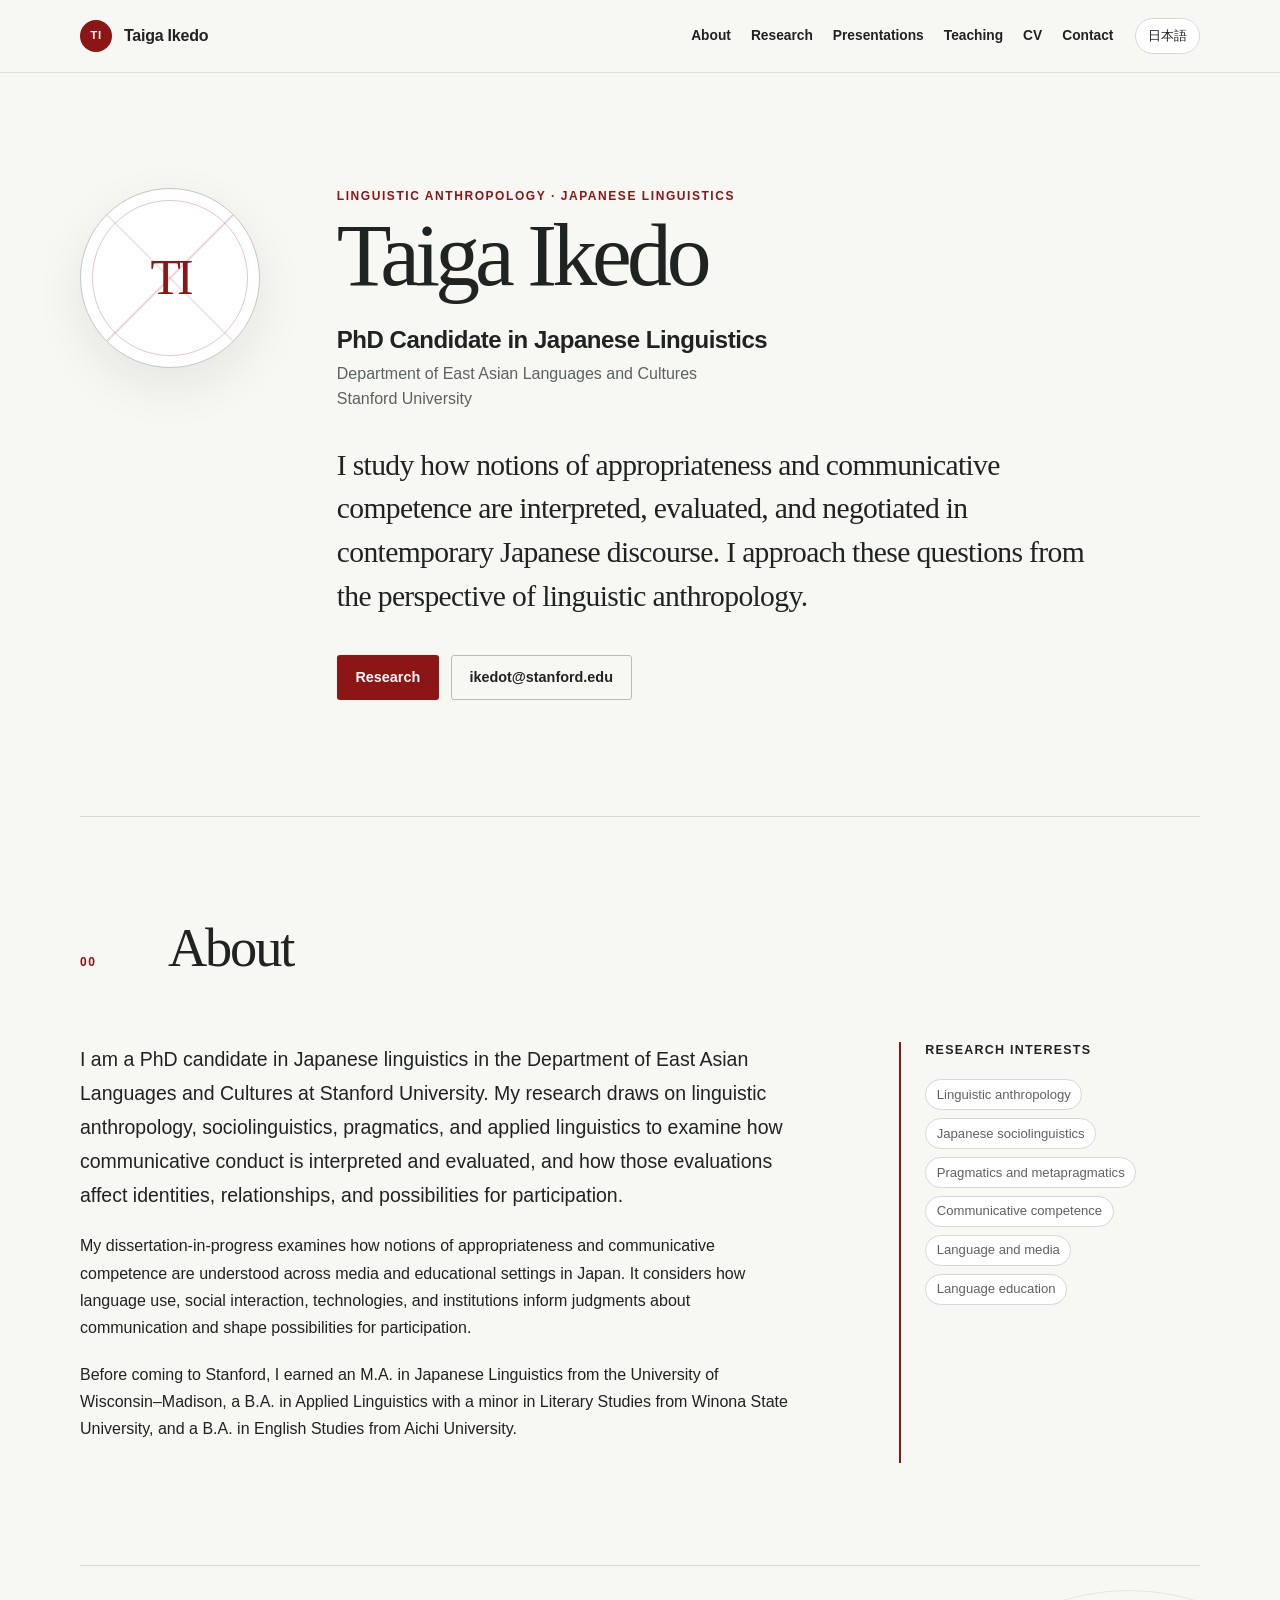
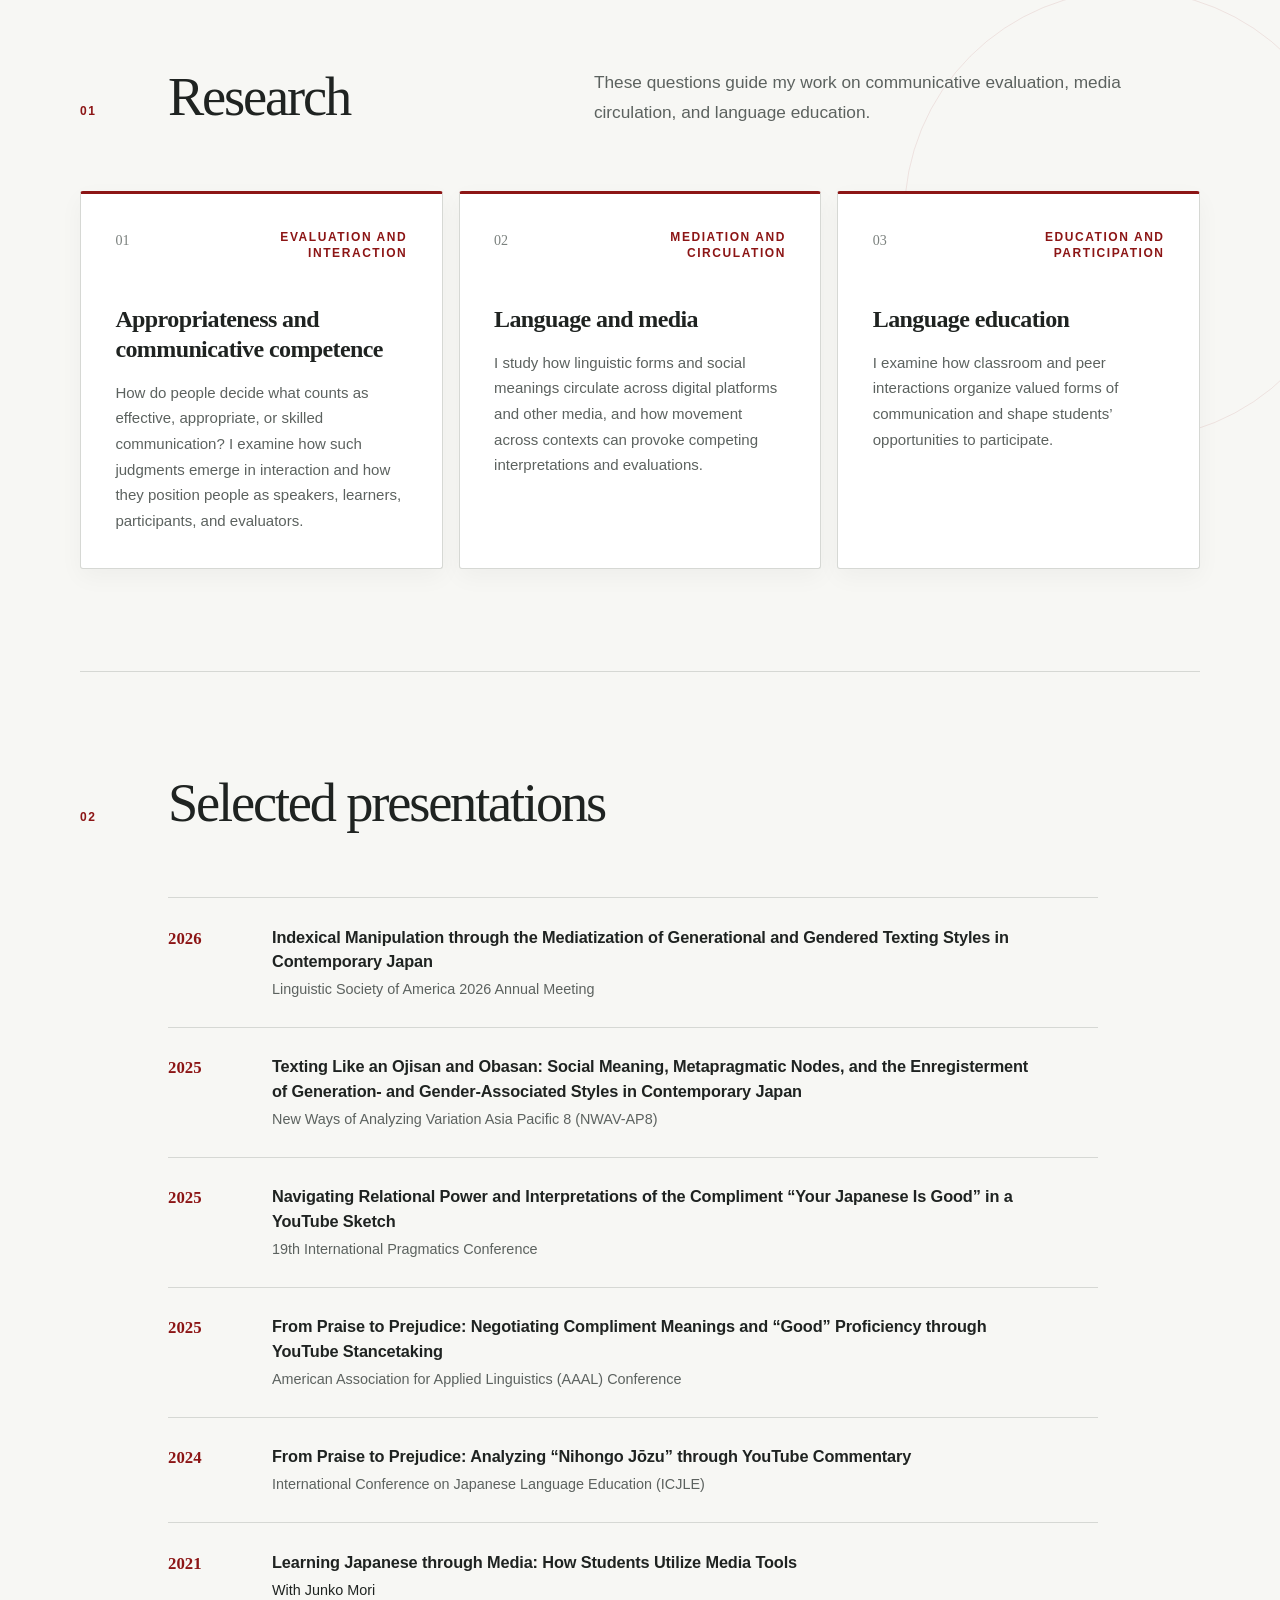
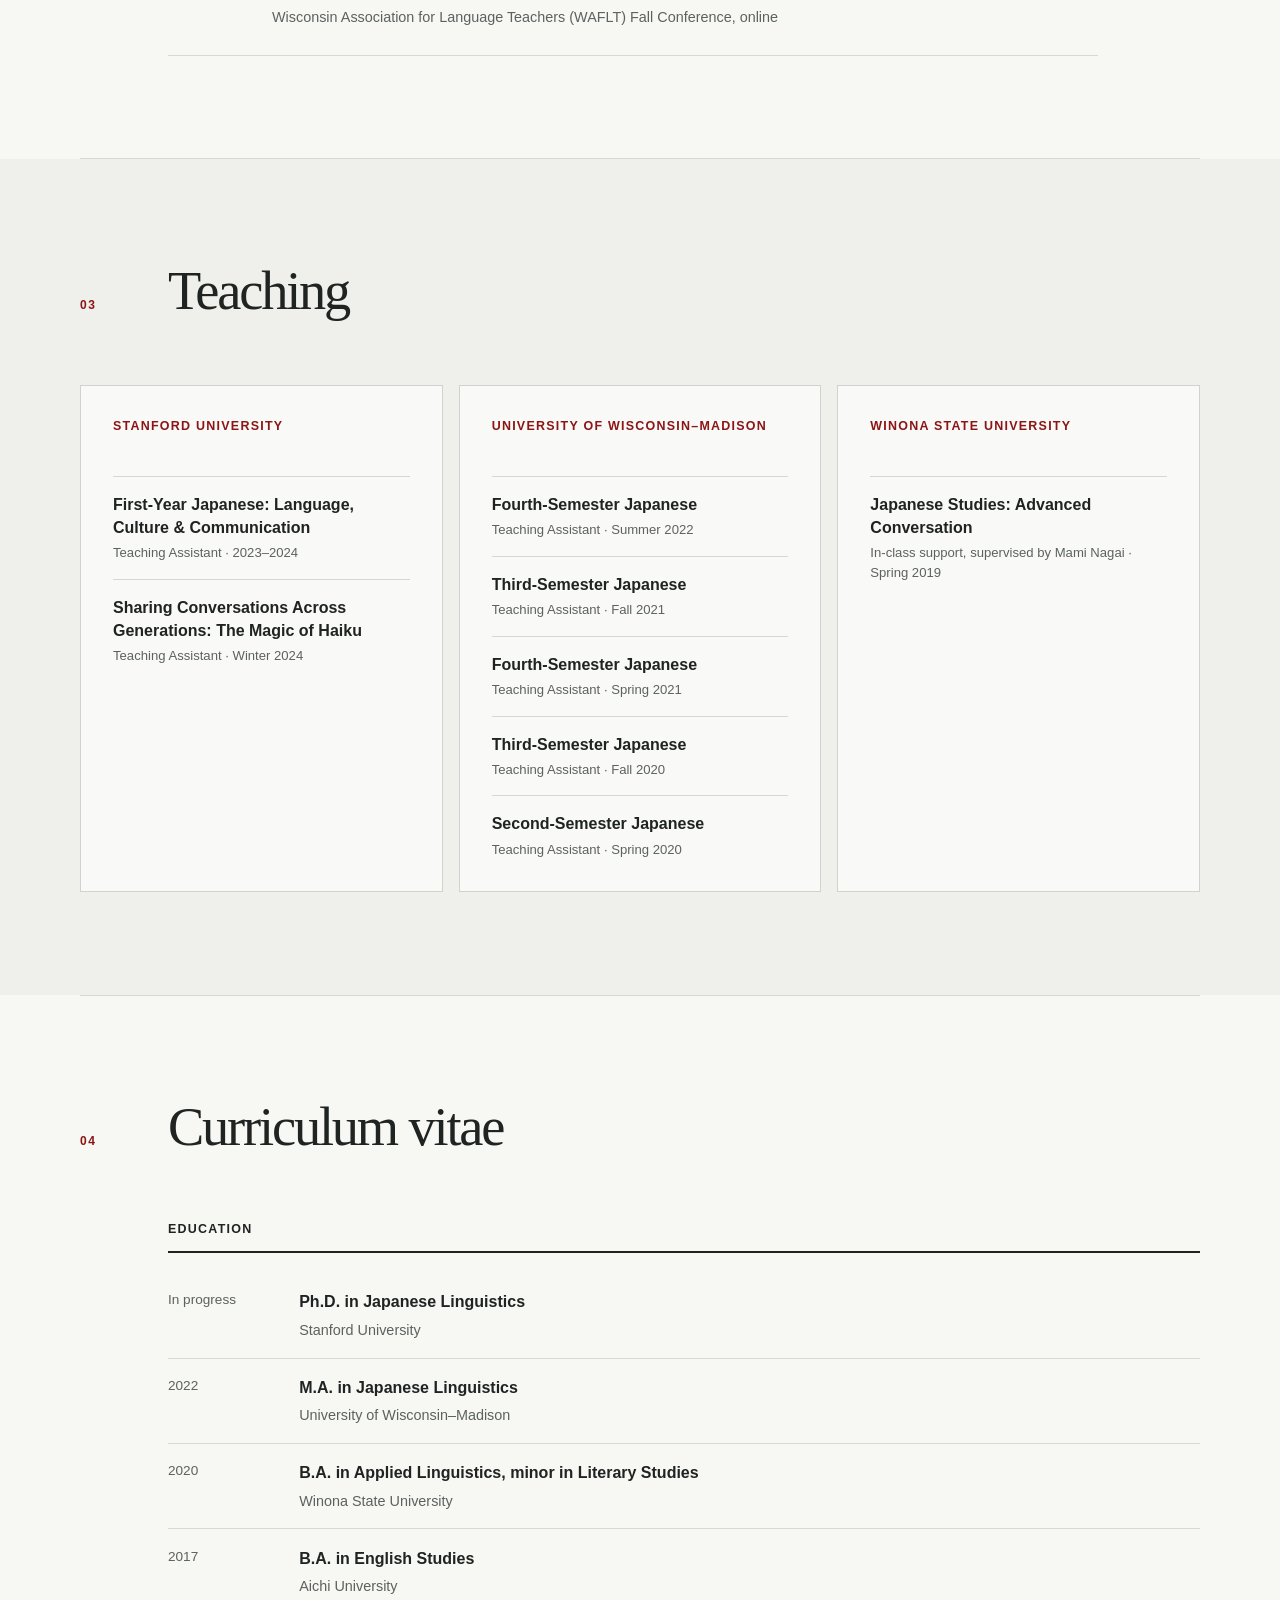
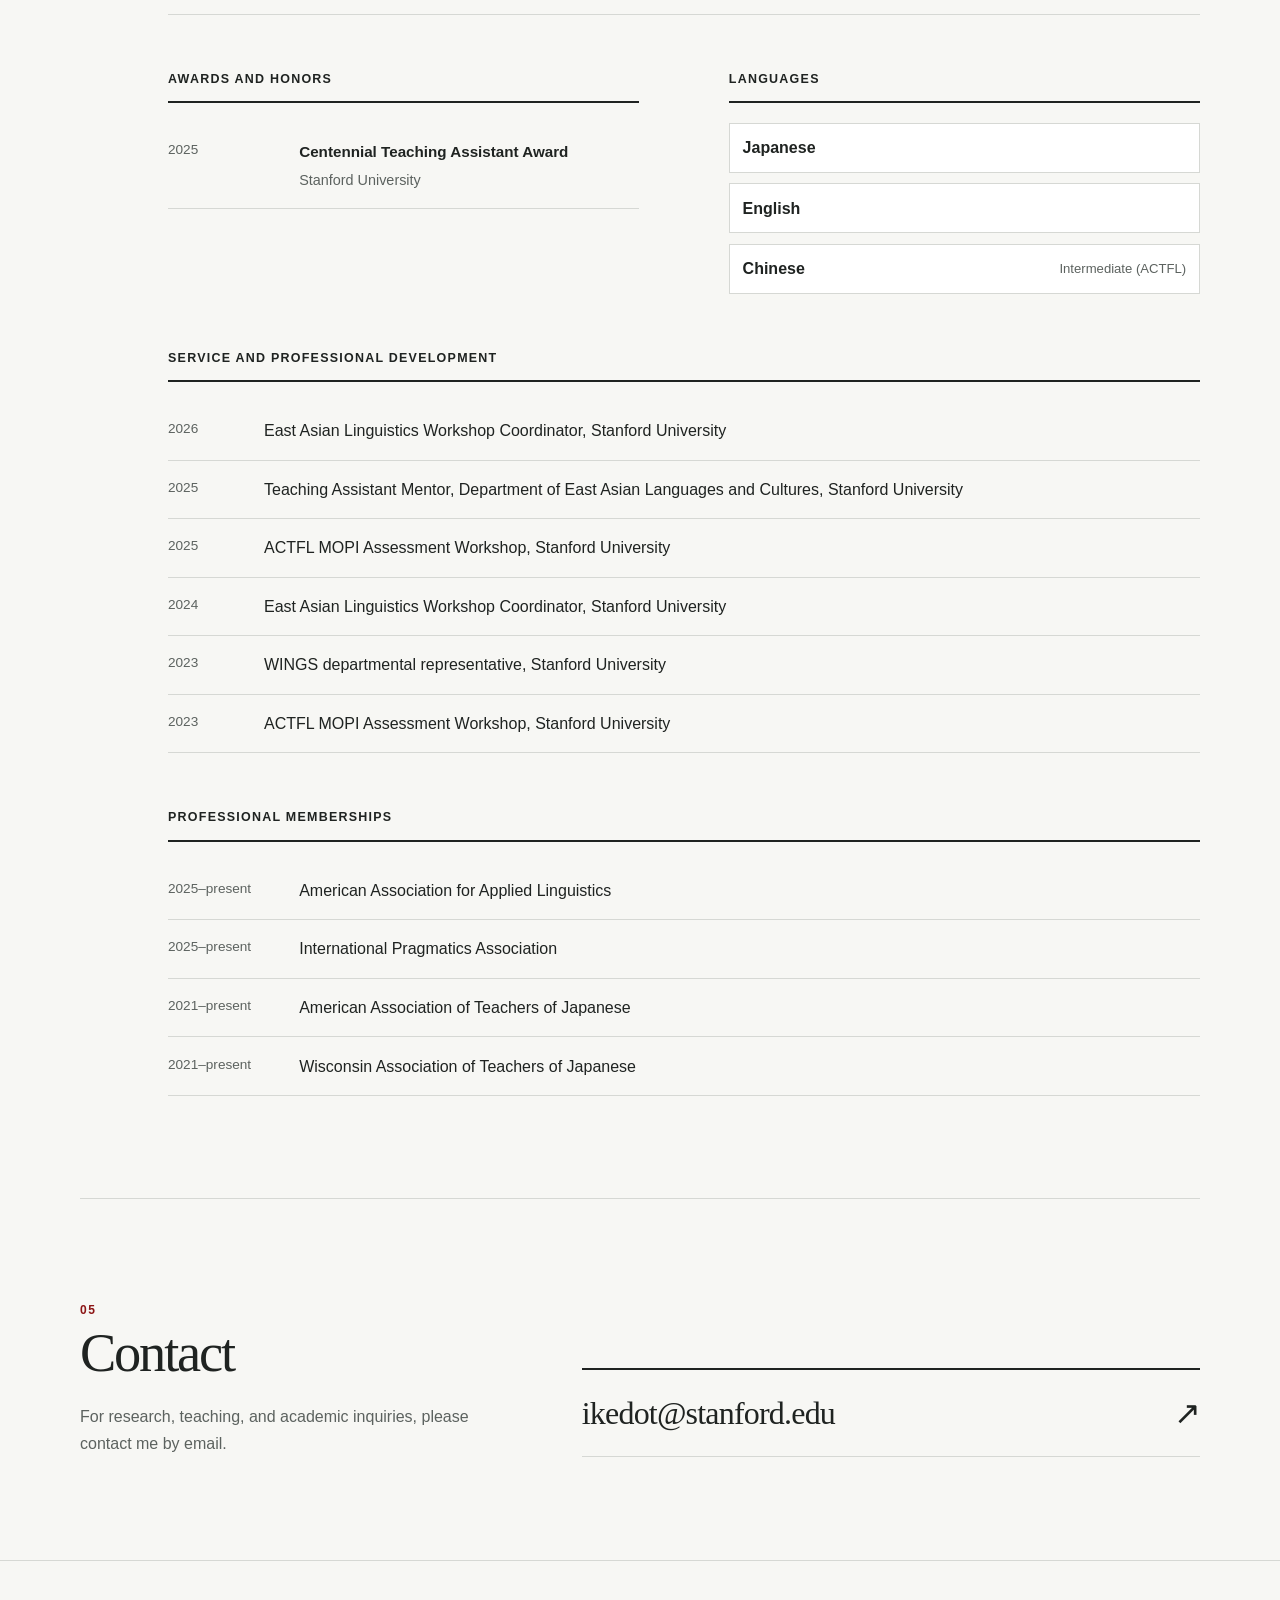
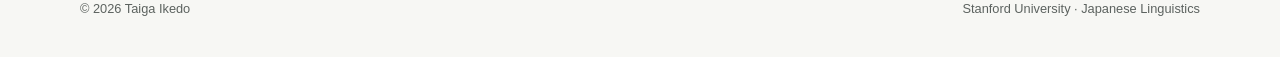
<file: Taiga_Ikedo_Linguistic_Anthropology_Update_v3/index.html>
<!doctype html><html lang=en-US><head><meta name=generator content="Hugo 0.147.0"><meta charset=utf-8><meta name=viewport content="width=device-width,initial-scale=1"><meta name=color-scheme content="light"><meta name=theme-color content="#8c1515"><title>Taiga Ikedo · PhD Candidate in Japanese Linguistics</title>
<meta name=description content="Taiga Ikedo is a PhD candidate in Japanese linguistics at Stanford University who studies appropriateness and communicative competence in contemporary Japanese discourse from a linguistic anthropological perspective."><meta name=author content="Taiga Ikedo"><link rel=canonical href=https://taigaikedo.github.io/><link rel=alternate hreflang=en-US href=https://taigaikedo.github.io/><link rel=alternate hreflang=ja-JP href=https://taigaikedo.github.io/ja/><link rel=alternate hreflang=x-default href=https://taigaikedo.github.io/><meta property="og:type" content="website"><meta property="og:title" content="Taiga Ikedo · PhD Candidate in Japanese Linguistics"><meta property="og:description" content="Taiga Ikedo is a PhD candidate in Japanese linguistics at Stanford University who studies appropriateness and communicative competence in contemporary Japanese discourse from a linguistic anthropological perspective."><meta property="og:url" content="https://taigaikedo.github.io/"><meta property="og:site_name" content="Taiga Ikedo"><meta name=twitter:card content="summary"><link rel=icon href=/favicon.svg type=image/svg+xml><link rel=stylesheet href=/css/style.min.f893322eadc87ca54d47da61db6344ef0b15d9fec313b198606bc83c87c4647f.css integrity="sha256-+JMyLq3IfKVNR9ph22NE7wsV2f7DE7GYYGvIPIfEZH8="><script type=application/ld+json>{"@context":"https://schema.org","@type":"Person","affiliation":{"@type":"CollegeOrUniversity","name":"Stanford University"},"email":"mailto:ikedot@stanford.edu","jobTitle":"PhD Candidate in Japanese Linguistics","knowsLanguage":["Japanese","English","Chinese"],"name":"Taiga Ikedo","url":"https://taigaikedo.github.io/"}</script></head><body><a class=skip-link href=#main-content>Skip to content</a><header class=site-header><nav class=nav-shell aria-label="Primary navigation"><a class=brand href=/ aria-label="Taiga Ikedo · Home"><span class=brand-mark aria-hidden=true>TI</span>
<span class=brand-name>Taiga Ikedo</span></a><div class=nav-actions><div class=nav-links><a href=/#about>About</a>
<a href=/#research>Research</a>
<a href=/#presentations>Presentations</a>
<a href=/#teaching>Teaching</a>
<a href=/#cv>CV</a>
<a href=/#contact>Contact</a></div><a class=language-switch href=/ja/ lang=ja-JP hreflang=ja-JP><span class=language-switch__short aria-hidden=true>JA</span>
<span class=language-switch__long>日本語</span></a></div></nav></header><main id=main-content><article><section class=hero aria-labelledby=page-title><div class=hero-grid><div class=portrait-monogram aria-hidden=true><span>TI</span></div><div class=hero-copy><p class=eyebrow>Linguistic anthropology · Japanese linguistics</p><h1 id=page-title>Taiga Ikedo</h1><p class=role>PhD Candidate in Japanese Linguistics</p><p class=affiliation>Department of East Asian Languages and Cultures<br>Stanford University</p><p class=tagline>I study how notions of appropriateness and communicative competence are interpreted, evaluated, and negotiated in contemporary Japanese discourse. I approach these questions from the perspective of linguistic anthropology.</p><div class=hero-actions><a class="button button--primary" href=#research>Research</a>
<a class="button button--secondary" href=mailto:ikedot@stanford.edu>ikedot@stanford.edu</a></div></div></div></section><section class=section id=about aria-labelledby=about-heading><div class=section-heading><p class=section-index>00</p><h2 id=about-heading>About</h2></div><div class=about-grid><div class="prose prose--lead"><p>I am a PhD candidate in Japanese linguistics in the Department of East Asian Languages and Cultures at Stanford University. My research draws on linguistic anthropology, sociolinguistics, pragmatics, and applied linguistics to examine how communicative conduct is interpreted and evaluated, and how those evaluations affect identities, relationships, and possibilities for participation.</p><p>My dissertation-in-progress examines how notions of appropriateness and communicative competence are understood across media and educational settings in Japan. It considers how language use, social interaction, technologies, and institutions inform judgments about communication and shape possibilities for participation.</p><p>Before coming to Stanford, I earned an M.A. in Japanese Linguistics from the University of Wisconsin–Madison, a B.A. in Applied Linguistics with a minor in Literary Studies from Winona State University, and a B.A. in English Studies from Aichi University.</p></div><aside class=interests aria-label="Research interests"><h3>Research interests</h3><ul class=tag-list><li>Linguistic anthropology</li><li>Japanese sociolinguistics</li><li>Pragmatics and metapragmatics</li><li>Communicative competence</li><li>Language and media</li><li>Language education</li></ul></aside></div></section><section class="section section--research" id=research aria-labelledby=research-heading><div class="section-heading section-heading--with-intro"><div><p class=section-index>01</p><h2 id=research-heading>Research</h2></div><p>These questions guide my work on communicative evaluation, media circulation, and language education.</p></div><div class=project-grid><article class=project-card><div class=project-card__top><span class=project-number>01</span><p class=project-kicker>Evaluation and interaction</p></div><h3>Appropriateness and communicative competence</h3><p>How do people decide what counts as effective, appropriate, or skilled communication? I examine how such judgments emerge in interaction and how they position people as speakers, learners, participants, and evaluators.</p></article><article class=project-card><div class=project-card__top><span class=project-number>02</span><p class=project-kicker>Mediation and circulation</p></div><h3>Language and media</h3><p>I study how linguistic forms and social meanings circulate across digital platforms and other media, and how movement across contexts can provoke competing interpretations and evaluations.</p></article><article class=project-card><div class=project-card__top><span class=project-number>03</span><p class=project-kicker>Education and participation</p></div><h3>Language education</h3><p>I examine how classroom and peer interactions organize valued forms of communication and shape students’ opportunities to participate.</p></article></div></section><section class=section id=presentations aria-labelledby=presentations-heading><div class=section-heading><p class=section-index>02</p><h2 id=presentations-heading>Selected presentations</h2></div><ol class=timeline-list><li><time>2026</time><div><h3 lang=en>Indexical Manipulation through the Mediatization of Generational and Gendered Texting Styles in Contemporary Japan</h3><p class=venue lang=en>Linguistic Society of America 2026 Annual Meeting</p></div></li><li><time>2025</time><div><h3 lang=en>Texting Like an Ojisan and Obasan: Social Meaning, Metapragmatic Nodes, and the Enregisterment of Generation- and Gender-Associated Styles in Contemporary Japan</h3><p class=venue lang=en>New Ways of Analyzing Variation Asia Pacific 8 (NWAV-AP8)</p></div></li><li><time>2025</time><div><h3 lang=en>Navigating Relational Power and Interpretations of the Compliment “Your Japanese Is Good” in a YouTube Sketch</h3><p class=venue lang=en>19th International Pragmatics Conference</p></div></li><li><time>2025</time><div><h3 lang=en>From Praise to Prejudice: Negotiating Compliment Meanings and “Good” Proficiency through YouTube Stancetaking</h3><p class=venue lang=en>American Association for Applied Linguistics (AAAL) Conference</p></div></li><li><time>2024</time><div><h3 lang=en>From Praise to Prejudice: Analyzing “Nihongo Jōzu” through YouTube Commentary</h3><p class=venue lang=en>International Conference on Japanese Language Education (ICJLE)</p></div></li><li><time>2021</time><div><h3 lang=en>Learning Japanese through Media: How Students Utilize Media Tools</h3><p class=authors>With Junko Mori</p><p class=venue lang=en>Wisconsin Association for Language Teachers (WAFLT) Fall Conference, online</p></div></li></ol></section><section class="section section--tinted" id=teaching aria-labelledby=teaching-heading><div class=section-heading><p class=section-index>03</p><h2 id=teaching-heading>Teaching</h2></div><div class=teaching-grid><section class=teaching-group><h3>Stanford University</h3><ul><li><p class=course>First-Year Japanese: Language, Culture & Communication</p><p class=course-meta>Teaching Assistant · 2023–2024</p></li><li><p class=course>Sharing Conversations Across Generations: The Magic of Haiku</p><p class=course-meta>Teaching Assistant · Winter 2024</p></li></ul></section><section class=teaching-group><h3>University of Wisconsin–Madison</h3><ul><li><p class=course>Fourth-Semester Japanese</p><p class=course-meta>Teaching Assistant · Summer 2022</p></li><li><p class=course>Third-Semester Japanese</p><p class=course-meta>Teaching Assistant · Fall 2021</p></li><li><p class=course>Fourth-Semester Japanese</p><p class=course-meta>Teaching Assistant · Spring 2021</p></li><li><p class=course>Third-Semester Japanese</p><p class=course-meta>Teaching Assistant · Fall 2020</p></li><li><p class=course>Second-Semester Japanese</p><p class=course-meta>Teaching Assistant · Spring 2020</p></li></ul></section><section class=teaching-group><h3>Winona State University</h3><ul><li><p class=course>Japanese Studies: Advanced Conversation</p><p class=course-meta>In-class support, supervised by Mami Nagai · Spring 2019</p></li></ul></section></div></section><section class=section id=cv aria-labelledby=cv-heading><div class=section-heading><p class=section-index>04</p><h2 id=cv-heading>Curriculum vitae</h2></div><div class=cv-grid><section class="cv-block cv-block--wide"><h3>Education</h3><ol class=credential-list><li><time>In progress</time><div><p class=credential>Ph.D. in Japanese Linguistics</p><p>Stanford University</p></div></li><li><time>2022</time><div><p class=credential>M.A. in Japanese Linguistics</p><p>University of Wisconsin–Madison</p></div></li><li><time>2020</time><div><p class=credential>B.A. in Applied Linguistics, minor in Literary Studies</p><p>Winona State University</p></div></li><li><time>2017</time><div><p class=credential>B.A. in English Studies</p><p>Aichi University</p></div></li></ol></section><section class=cv-block><h3>Awards and honors</h3><ul class=simple-list><li><span>2025</span><div><strong>Centennial Teaching Assistant Award</strong><small>Stanford University</small></div></li></ul></section><section class=cv-block><h3>Languages</h3><ul class=language-list><li><strong>Japanese</strong></li><li><strong>English</strong></li><li><strong>Chinese</strong><span>Intermediate (ACTFL)</span></li></ul></section><section class="cv-block cv-block--wide"><h3>Service and professional development</h3><ul class="simple-list simple-list--service"><li><span>2026</span><p>East Asian Linguistics Workshop Coordinator, Stanford University</p></li><li><span>2025</span><p>Teaching Assistant Mentor, Department of East Asian Languages and Cultures, Stanford University</p></li><li><span>2025</span><p>ACTFL MOPI Assessment Workshop, Stanford University</p></li><li><span>2024</span><p>East Asian Linguistics Workshop Coordinator, Stanford University</p></li><li><span>2023</span><p>WINGS departmental representative, Stanford University</p></li><li><span>2023</span><p>ACTFL MOPI Assessment Workshop, Stanford University</p></li></ul></section><section class="cv-block cv-block--wide"><h3>Professional memberships</h3><ul class=membership-list><li><span>2025–present</span><p lang=en>American Association for Applied Linguistics</p></li><li><span>2025–present</span><p lang=en>International Pragmatics Association</p></li><li><span>2021–present</span><p lang=en>American Association of Teachers of Japanese</p></li><li><span>2021–present</span><p lang=en>Wisconsin Association of Teachers of Japanese</p></li></ul></section></div></section><section class=contact-section id=contact aria-labelledby=contact-heading><div><p class=section-index>05</p><h2 id=contact-heading>Contact</h2><p>For research, teaching, and academic inquiries, please contact me by email.</p></div><a class=contact-link href=mailto:ikedot@stanford.edu aria-label="Email Taiga Ikedo"><span>ikedot@stanford.edu</span>
<span aria-hidden=true>↗</span></a></section></article></main><footer class=site-footer><div class=footer-inner><p>© 2026 Taiga Ikedo</p><p>Stanford University · Japanese Linguistics</p></div></footer></body></html>
</file>
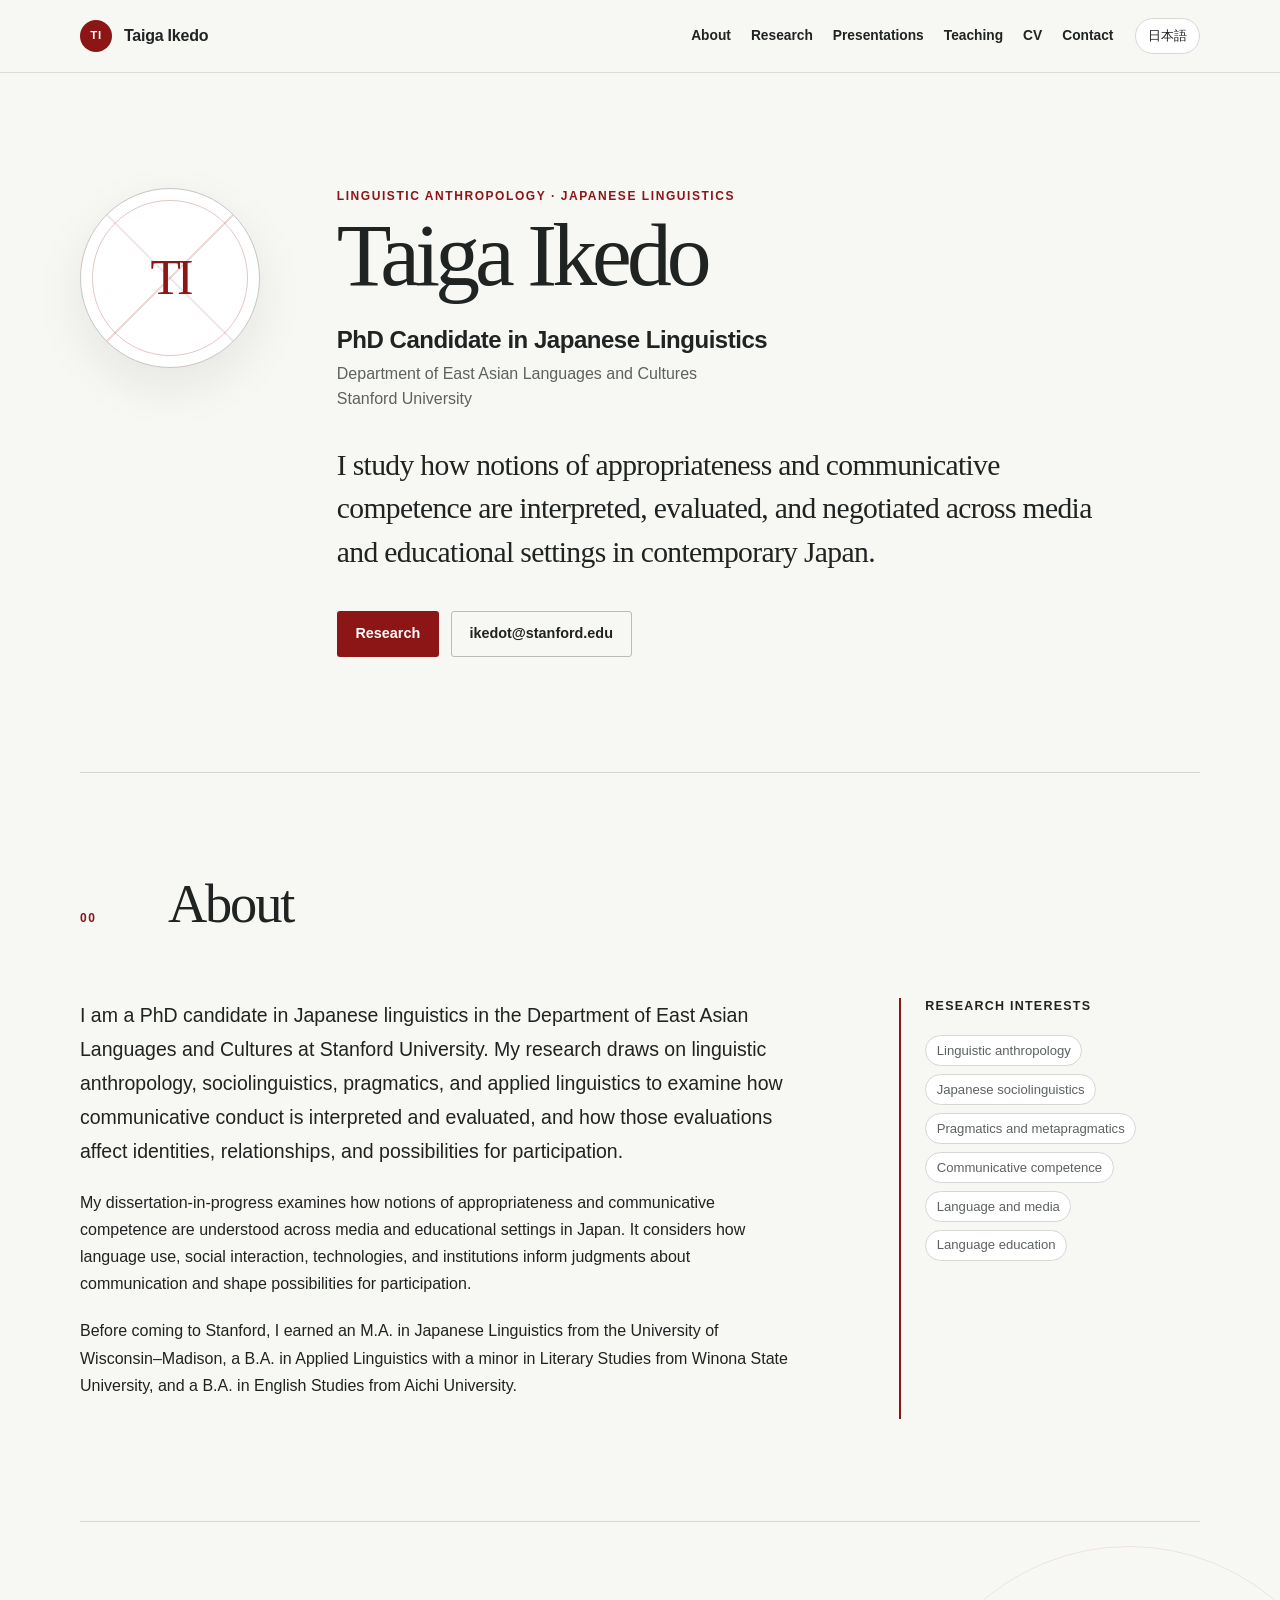
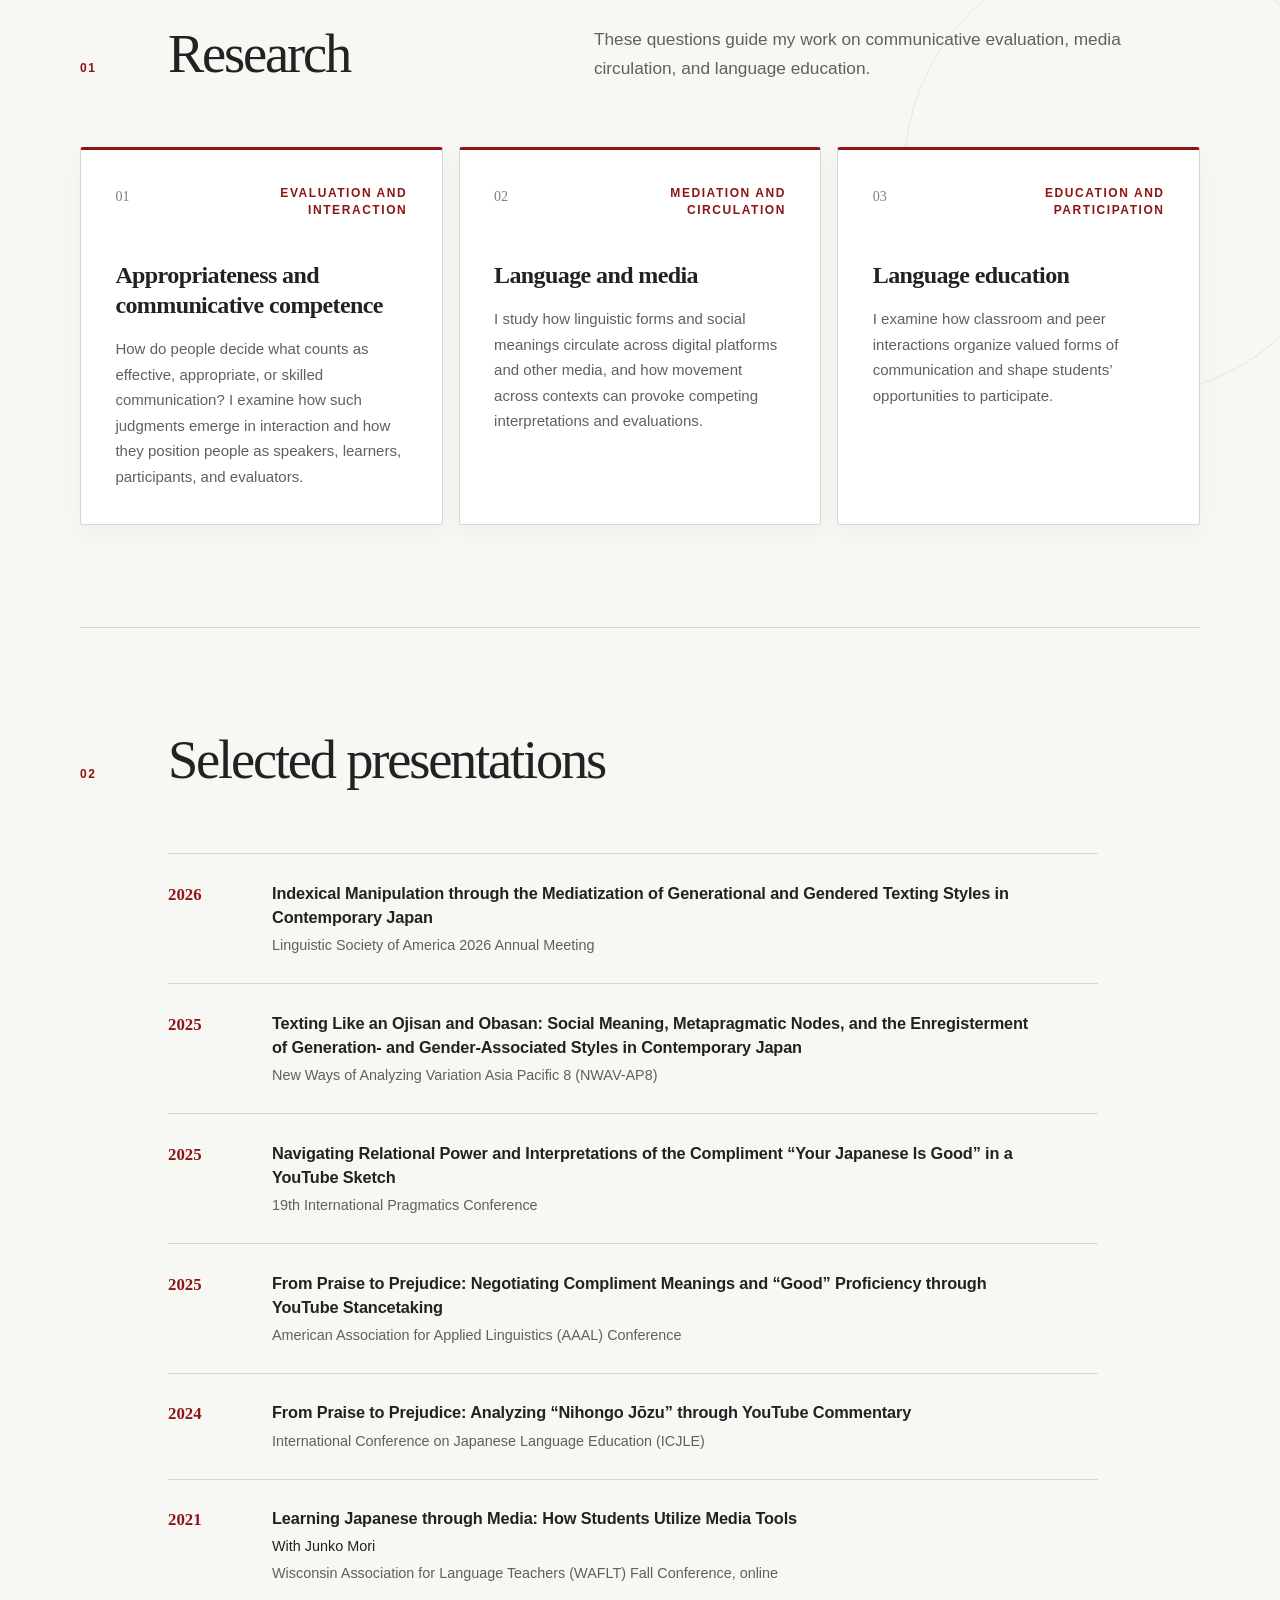
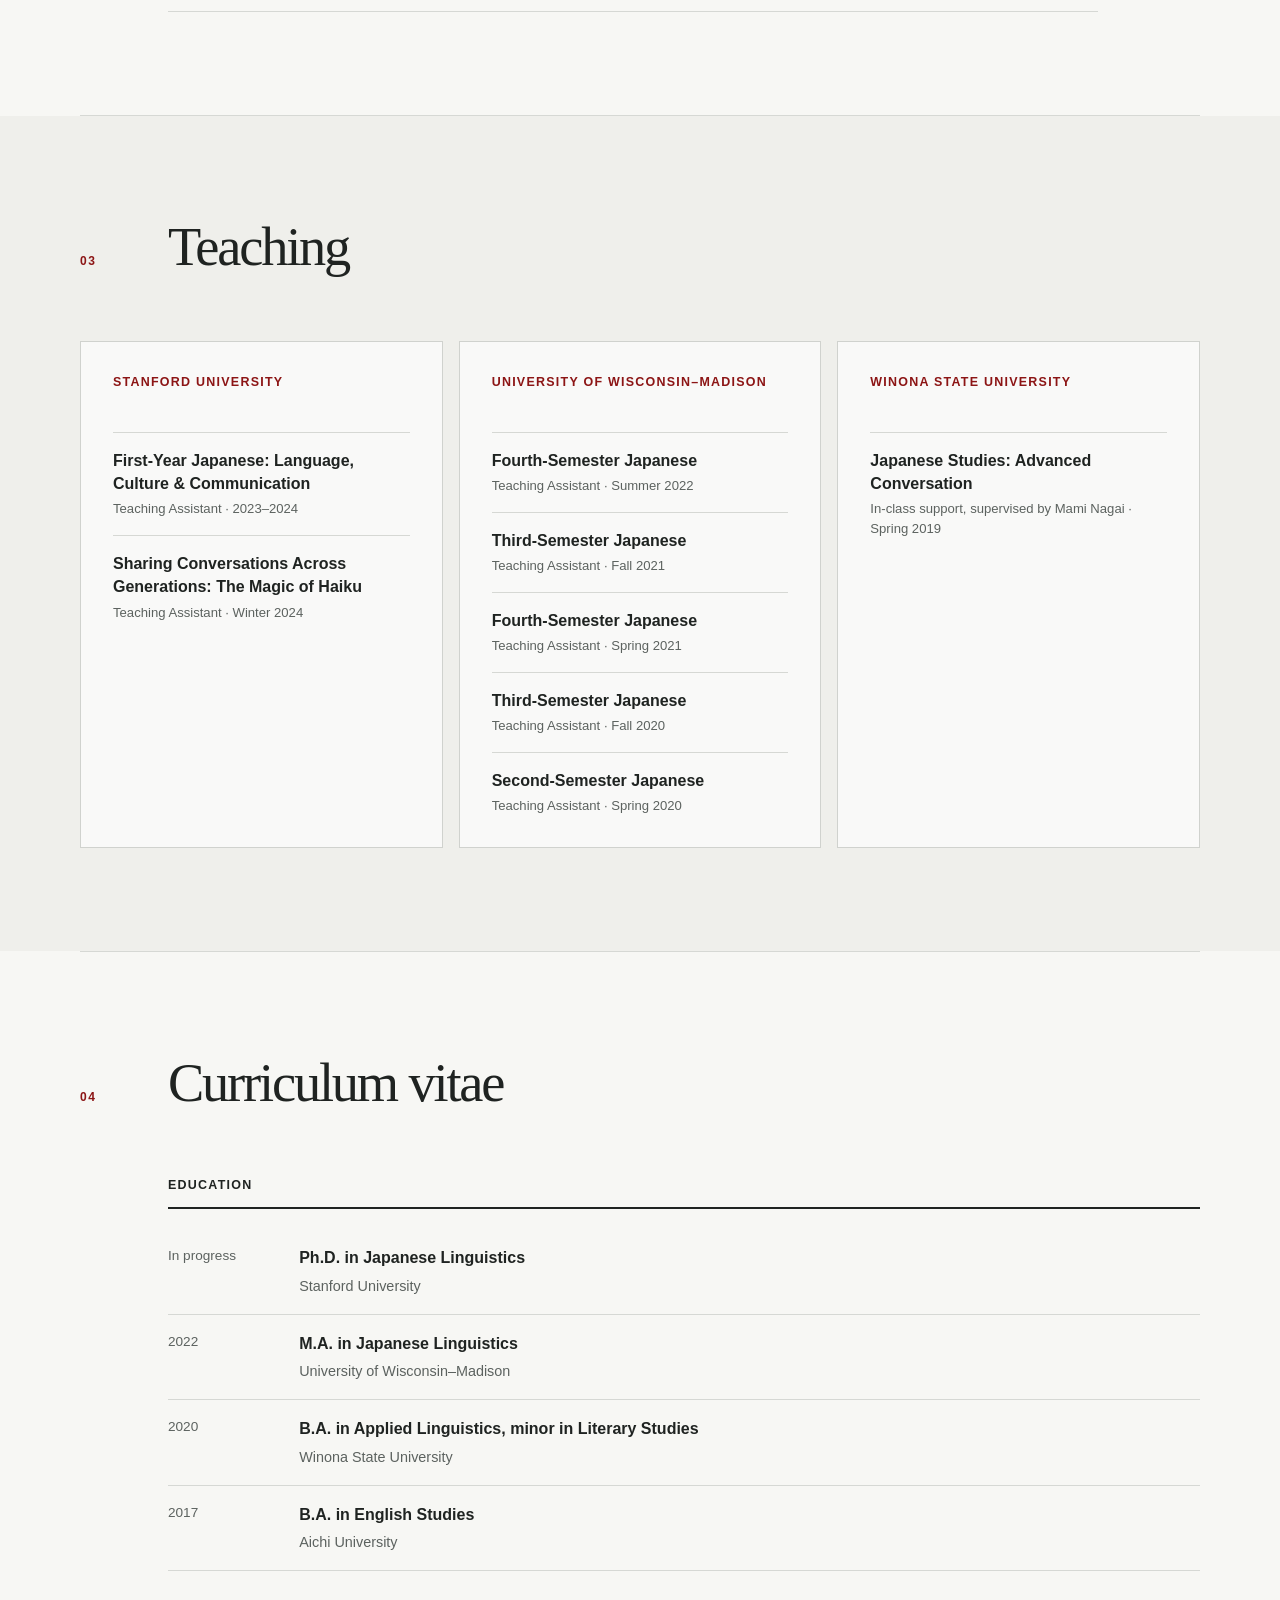
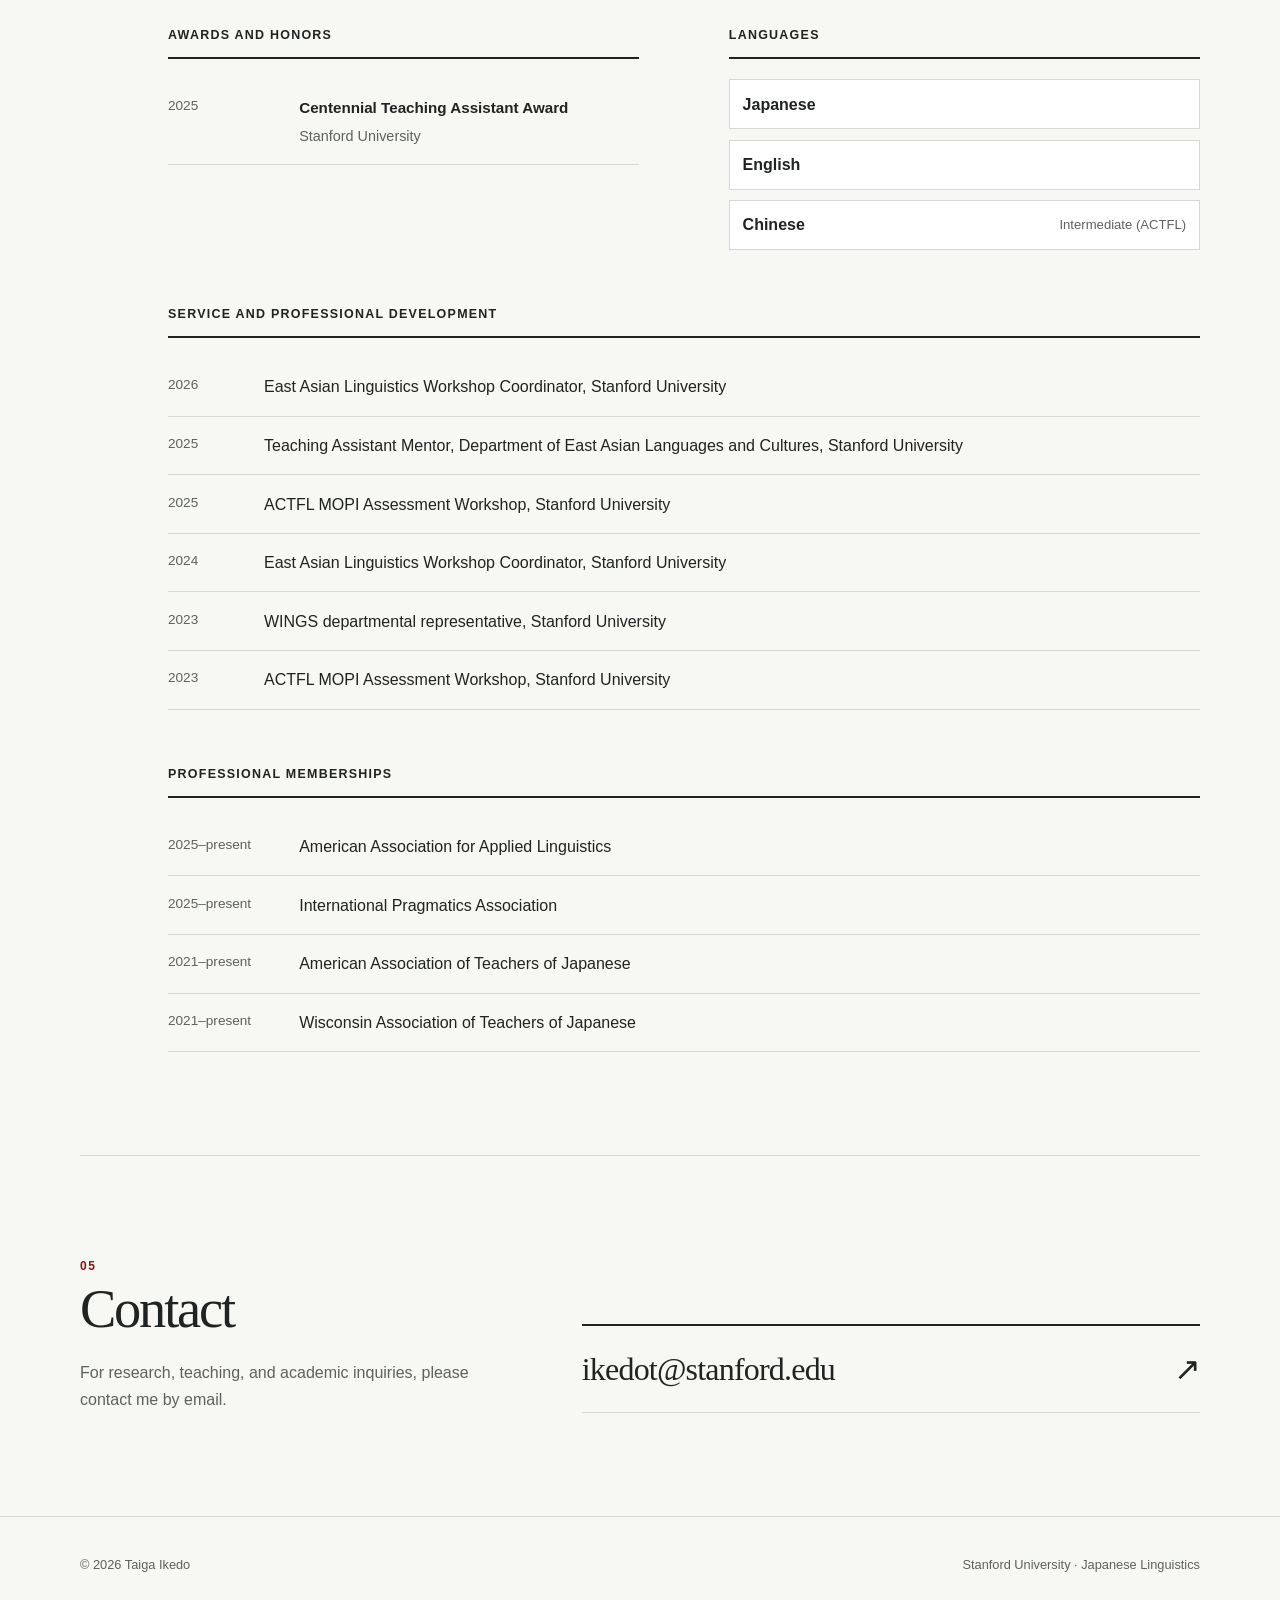
<file: Taiga_Ikedo_Website_Text_Update/index.html>
<!doctype html><html lang=en-US><head><meta name=generator content="Hugo 0.147.0"><meta charset=utf-8><meta name=viewport content="width=device-width,initial-scale=1"><meta name=color-scheme content="light"><meta name=theme-color content="#8c1515"><title>Taiga Ikedo · PhD Candidate in Japanese Linguistics</title>
<meta name=description content="Taiga Ikedo is a PhD candidate in Japanese linguistics at Stanford University studying the evaluation of communication across media and educational settings in contemporary Japan."><meta name=author content="Taiga Ikedo"><link rel=canonical href=https://taigaikedo.github.io/><link rel=alternate hreflang=en-US href=https://taigaikedo.github.io/><link rel=alternate hreflang=ja-JP href=https://taigaikedo.github.io/ja/><link rel=alternate hreflang=x-default href=https://taigaikedo.github.io/><meta property="og:type" content="website"><meta property="og:title" content="Taiga Ikedo · PhD Candidate in Japanese Linguistics"><meta property="og:description" content="Taiga Ikedo is a PhD candidate in Japanese linguistics at Stanford University studying the evaluation of communication across media and educational settings in contemporary Japan."><meta property="og:url" content="https://taigaikedo.github.io/"><meta property="og:site_name" content="Taiga Ikedo"><meta name=twitter:card content="summary"><link rel=icon href=/favicon.svg type=image/svg+xml><link rel=stylesheet href=/css/style.min.f893322eadc87ca54d47da61db6344ef0b15d9fec313b198606bc83c87c4647f.css integrity="sha256-+JMyLq3IfKVNR9ph22NE7wsV2f7DE7GYYGvIPIfEZH8="><script type=application/ld+json>{"@context":"https://schema.org","@type":"Person","affiliation":{"@type":"CollegeOrUniversity","name":"Stanford University"},"email":"mailto:ikedot@stanford.edu","jobTitle":"PhD Candidate in Japanese Linguistics","knowsLanguage":["Japanese","English","Chinese"],"name":"Taiga Ikedo","url":"https://taigaikedo.github.io/"}</script></head><body><a class=skip-link href=#main-content>Skip to content</a><header class=site-header><nav class=nav-shell aria-label="Primary navigation"><a class=brand href=/ aria-label="Taiga Ikedo · Home"><span class=brand-mark aria-hidden=true>TI</span>
<span class=brand-name>Taiga Ikedo</span></a><div class=nav-actions><div class=nav-links><a href=/#about>About</a>
<a href=/#research>Research</a>
<a href=/#presentations>Presentations</a>
<a href=/#teaching>Teaching</a>
<a href=/#cv>CV</a>
<a href=/#contact>Contact</a></div><a class=language-switch href=/ja/ lang=ja-JP hreflang=ja-JP><span class=language-switch__short aria-hidden=true>JA</span>
<span class=language-switch__long>日本語</span></a></div></nav></header><main id=main-content><article><section class=hero aria-labelledby=page-title><div class=hero-grid><div class=portrait-monogram aria-hidden=true><span>TI</span></div><div class=hero-copy><p class=eyebrow>Linguistic anthropology · Japanese linguistics</p><h1 id=page-title>Taiga Ikedo</h1><p class=role>PhD Candidate in Japanese Linguistics</p><p class=affiliation>Department of East Asian Languages and Cultures<br>Stanford University</p><p class=tagline>I study how notions of appropriateness and communicative competence are interpreted, evaluated, and negotiated across media and educational settings in contemporary Japan.</p><div class=hero-actions><a class="button button--primary" href=#research>Research</a>
<a class="button button--secondary" href=mailto:ikedot@stanford.edu>ikedot@stanford.edu</a></div></div></div></section><section class=section id=about aria-labelledby=about-heading><div class=section-heading><p class=section-index>00</p><h2 id=about-heading>About</h2></div><div class=about-grid><div class="prose prose--lead"><p>I am a PhD candidate in Japanese linguistics in the Department of East Asian Languages and Cultures at Stanford University. My research draws on linguistic anthropology, sociolinguistics, pragmatics, and applied linguistics to examine how communicative conduct is interpreted and evaluated, and how those evaluations affect identities, relationships, and possibilities for participation.</p><p>My dissertation-in-progress examines how notions of appropriateness and communicative competence are understood across media and educational settings in Japan. It considers how language use, social interaction, technologies, and institutions inform judgments about communication and shape possibilities for participation.</p><p>Before coming to Stanford, I earned an M.A. in Japanese Linguistics from the University of Wisconsin–Madison, a B.A. in Applied Linguistics with a minor in Literary Studies from Winona State University, and a B.A. in English Studies from Aichi University.</p></div><aside class=interests aria-label="Research interests"><h3>Research interests</h3><ul class=tag-list><li>Linguistic anthropology</li><li>Japanese sociolinguistics</li><li>Pragmatics and metapragmatics</li><li>Communicative competence</li><li>Language and media</li><li>Language education</li></ul></aside></div></section><section class="section section--research" id=research aria-labelledby=research-heading><div class="section-heading section-heading--with-intro"><div><p class=section-index>01</p><h2 id=research-heading>Research</h2></div><p>These questions guide my work on communicative evaluation, media circulation, and language education.</p></div><div class=project-grid><article class=project-card><div class=project-card__top><span class=project-number>01</span><p class=project-kicker>Evaluation and interaction</p></div><h3>Appropriateness and communicative competence</h3><p>How do people decide what counts as effective, appropriate, or skilled communication? I examine how such judgments emerge in interaction and how they position people as speakers, learners, participants, and evaluators.</p></article><article class=project-card><div class=project-card__top><span class=project-number>02</span><p class=project-kicker>Mediation and circulation</p></div><h3>Language and media</h3><p>I study how linguistic forms and social meanings circulate across digital platforms and other media, and how movement across contexts can provoke competing interpretations and evaluations.</p></article><article class=project-card><div class=project-card__top><span class=project-number>03</span><p class=project-kicker>Education and participation</p></div><h3>Language education</h3><p>I examine how classroom and peer interactions organize valued forms of communication and shape students’ opportunities to participate.</p></article></div></section><section class=section id=presentations aria-labelledby=presentations-heading><div class=section-heading><p class=section-index>02</p><h2 id=presentations-heading>Selected presentations</h2></div><ol class=timeline-list><li><time>2026</time><div><h3 lang=en>Indexical Manipulation through the Mediatization of Generational and Gendered Texting Styles in Contemporary Japan</h3><p class=venue lang=en>Linguistic Society of America 2026 Annual Meeting</p></div></li><li><time>2025</time><div><h3 lang=en>Texting Like an Ojisan and Obasan: Social Meaning, Metapragmatic Nodes, and the Enregisterment of Generation- and Gender-Associated Styles in Contemporary Japan</h3><p class=venue lang=en>New Ways of Analyzing Variation Asia Pacific 8 (NWAV-AP8)</p></div></li><li><time>2025</time><div><h3 lang=en>Navigating Relational Power and Interpretations of the Compliment “Your Japanese Is Good” in a YouTube Sketch</h3><p class=venue lang=en>19th International Pragmatics Conference</p></div></li><li><time>2025</time><div><h3 lang=en>From Praise to Prejudice: Negotiating Compliment Meanings and “Good” Proficiency through YouTube Stancetaking</h3><p class=venue lang=en>American Association for Applied Linguistics (AAAL) Conference</p></div></li><li><time>2024</time><div><h3 lang=en>From Praise to Prejudice: Analyzing “Nihongo Jōzu” through YouTube Commentary</h3><p class=venue lang=en>International Conference on Japanese Language Education (ICJLE)</p></div></li><li><time>2021</time><div><h3 lang=en>Learning Japanese through Media: How Students Utilize Media Tools</h3><p class=authors>With Junko Mori</p><p class=venue lang=en>Wisconsin Association for Language Teachers (WAFLT) Fall Conference, online</p></div></li></ol></section><section class="section section--tinted" id=teaching aria-labelledby=teaching-heading><div class=section-heading><p class=section-index>03</p><h2 id=teaching-heading>Teaching</h2></div><div class=teaching-grid><section class=teaching-group><h3>Stanford University</h3><ul><li><p class=course>First-Year Japanese: Language, Culture & Communication</p><p class=course-meta>Teaching Assistant · 2023–2024</p></li><li><p class=course>Sharing Conversations Across Generations: The Magic of Haiku</p><p class=course-meta>Teaching Assistant · Winter 2024</p></li></ul></section><section class=teaching-group><h3>University of Wisconsin–Madison</h3><ul><li><p class=course>Fourth-Semester Japanese</p><p class=course-meta>Teaching Assistant · Summer 2022</p></li><li><p class=course>Third-Semester Japanese</p><p class=course-meta>Teaching Assistant · Fall 2021</p></li><li><p class=course>Fourth-Semester Japanese</p><p class=course-meta>Teaching Assistant · Spring 2021</p></li><li><p class=course>Third-Semester Japanese</p><p class=course-meta>Teaching Assistant · Fall 2020</p></li><li><p class=course>Second-Semester Japanese</p><p class=course-meta>Teaching Assistant · Spring 2020</p></li></ul></section><section class=teaching-group><h3>Winona State University</h3><ul><li><p class=course>Japanese Studies: Advanced Conversation</p><p class=course-meta>In-class support, supervised by Mami Nagai · Spring 2019</p></li></ul></section></div></section><section class=section id=cv aria-labelledby=cv-heading><div class=section-heading><p class=section-index>04</p><h2 id=cv-heading>Curriculum vitae</h2></div><div class=cv-grid><section class="cv-block cv-block--wide"><h3>Education</h3><ol class=credential-list><li><time>In progress</time><div><p class=credential>Ph.D. in Japanese Linguistics</p><p>Stanford University</p></div></li><li><time>2022</time><div><p class=credential>M.A. in Japanese Linguistics</p><p>University of Wisconsin–Madison</p></div></li><li><time>2020</time><div><p class=credential>B.A. in Applied Linguistics, minor in Literary Studies</p><p>Winona State University</p></div></li><li><time>2017</time><div><p class=credential>B.A. in English Studies</p><p>Aichi University</p></div></li></ol></section><section class=cv-block><h3>Awards and honors</h3><ul class=simple-list><li><span>2025</span><div><strong>Centennial Teaching Assistant Award</strong><small>Stanford University</small></div></li></ul></section><section class=cv-block><h3>Languages</h3><ul class=language-list><li><strong>Japanese</strong></li><li><strong>English</strong></li><li><strong>Chinese</strong><span>Intermediate (ACTFL)</span></li></ul></section><section class="cv-block cv-block--wide"><h3>Service and professional development</h3><ul class="simple-list simple-list--service"><li><span>2026</span><p>East Asian Linguistics Workshop Coordinator, Stanford University</p></li><li><span>2025</span><p>Teaching Assistant Mentor, Department of East Asian Languages and Cultures, Stanford University</p></li><li><span>2025</span><p>ACTFL MOPI Assessment Workshop, Stanford University</p></li><li><span>2024</span><p>East Asian Linguistics Workshop Coordinator, Stanford University</p></li><li><span>2023</span><p>WINGS departmental representative, Stanford University</p></li><li><span>2023</span><p>ACTFL MOPI Assessment Workshop, Stanford University</p></li></ul></section><section class="cv-block cv-block--wide"><h3>Professional memberships</h3><ul class=membership-list><li><span>2025–present</span><p lang=en>American Association for Applied Linguistics</p></li><li><span>2025–present</span><p lang=en>International Pragmatics Association</p></li><li><span>2021–present</span><p lang=en>American Association of Teachers of Japanese</p></li><li><span>2021–present</span><p lang=en>Wisconsin Association of Teachers of Japanese</p></li></ul></section></div></section><section class=contact-section id=contact aria-labelledby=contact-heading><div><p class=section-index>05</p><h2 id=contact-heading>Contact</h2><p>For research, teaching, and academic inquiries, please contact me by email.</p></div><a class=contact-link href=mailto:ikedot@stanford.edu aria-label="Email Taiga Ikedo"><span>ikedot@stanford.edu</span>
<span aria-hidden=true>↗</span></a></section></article></main><footer class=site-footer><div class=footer-inner><p>© 2026 Taiga Ikedo</p><p>Stanford University · Japanese Linguistics</p></div></footer></body></html>
</file>
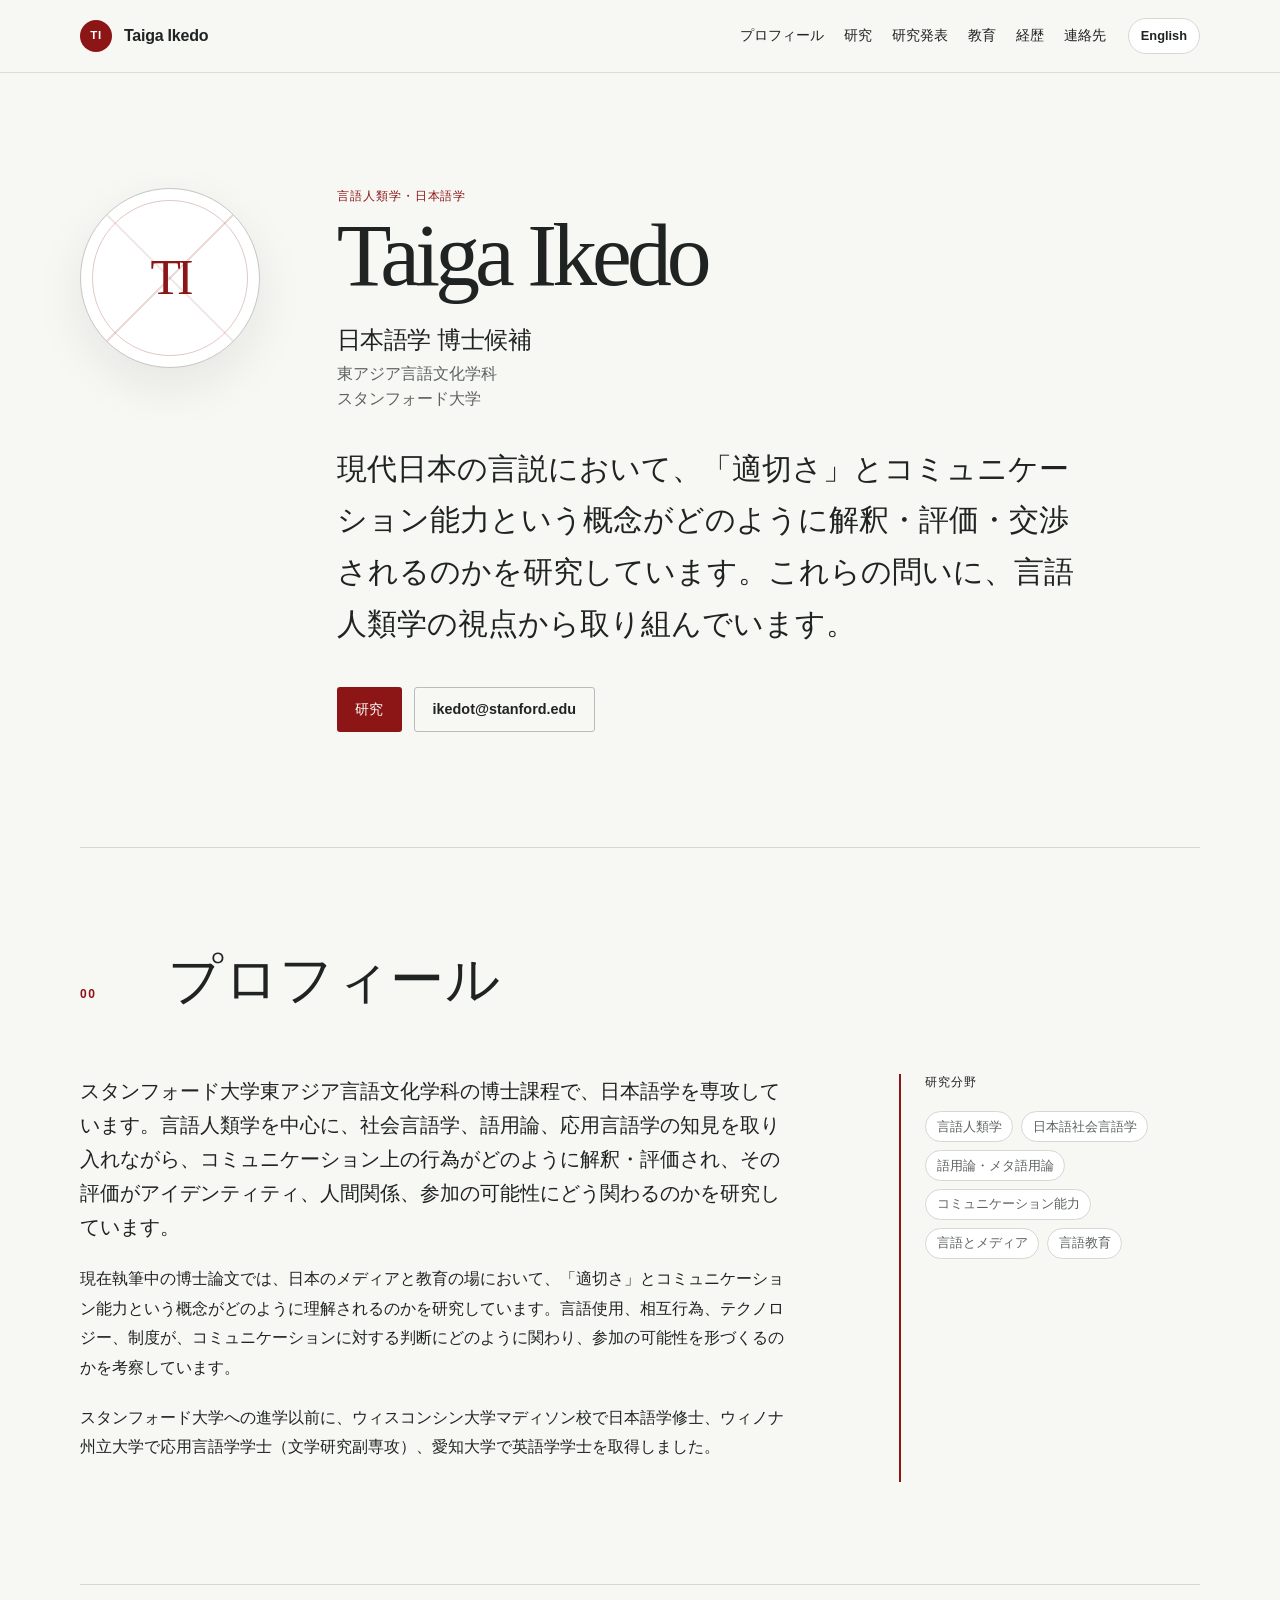
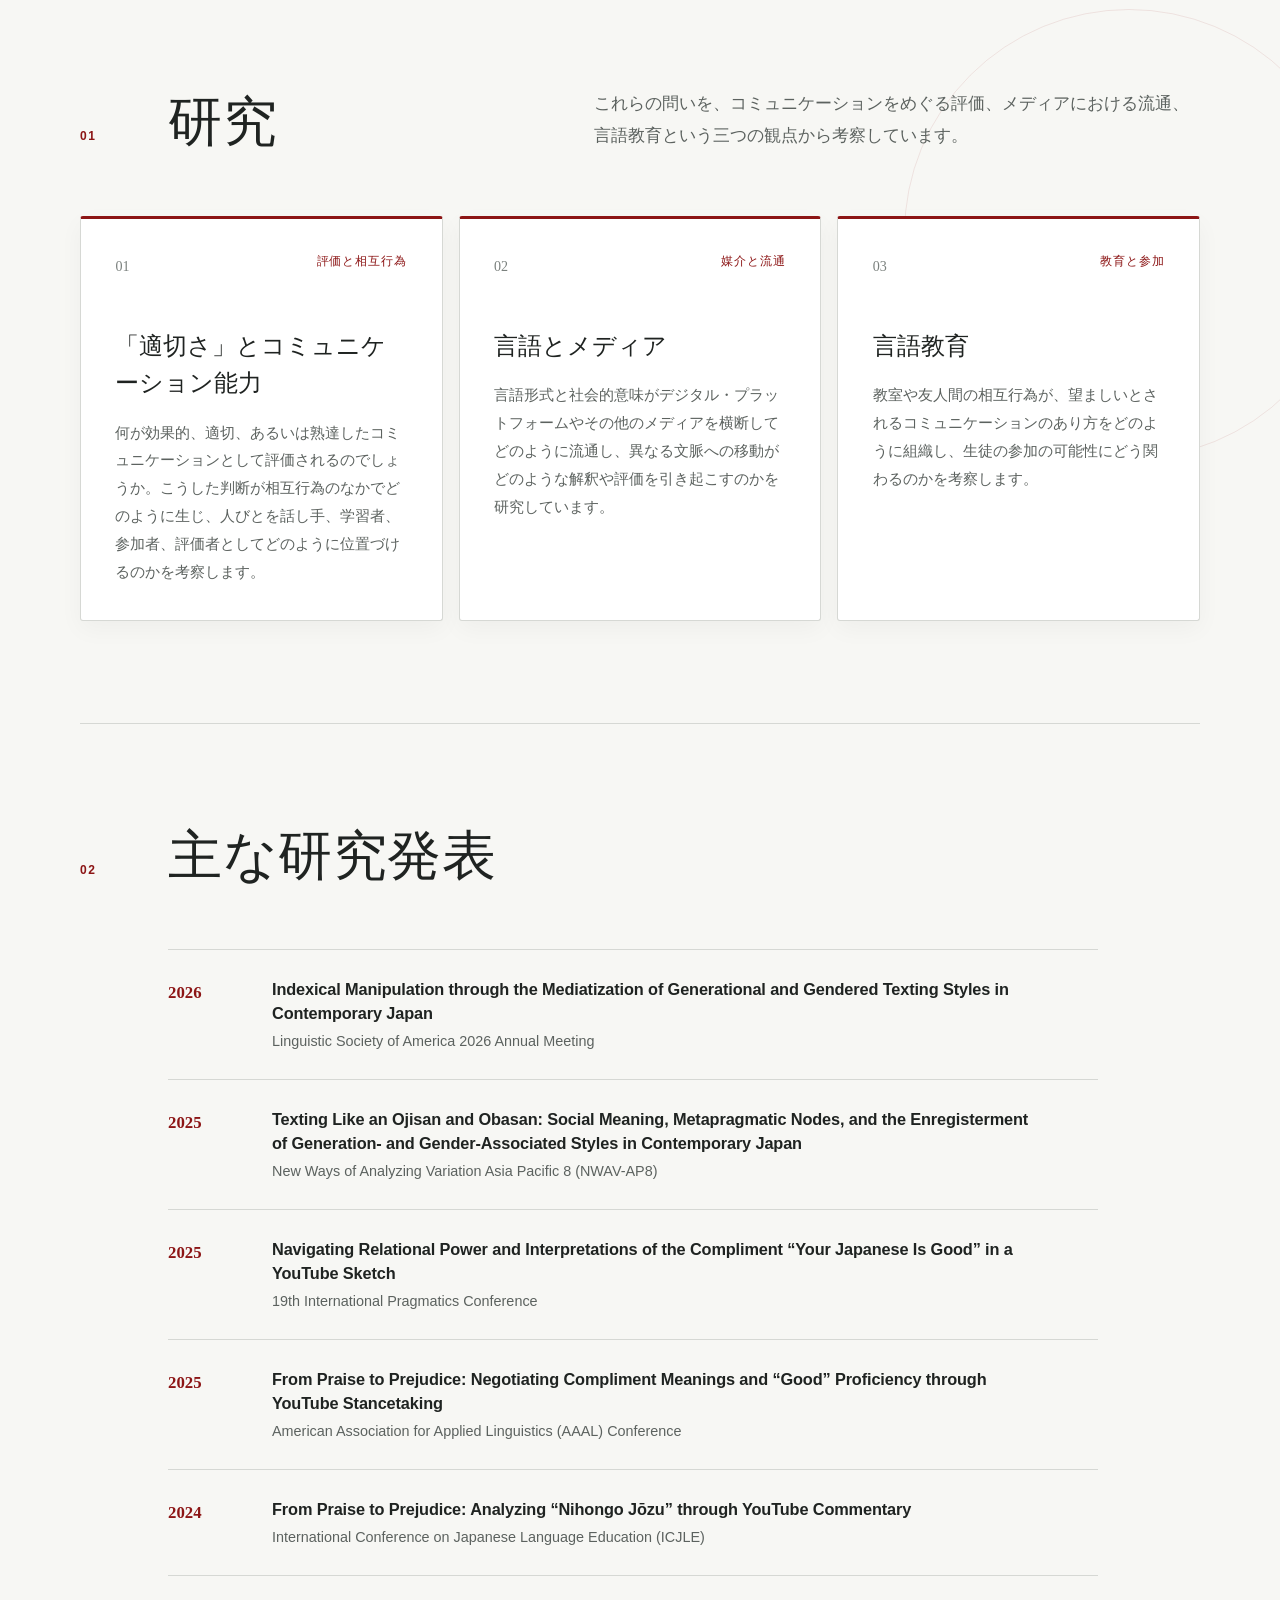
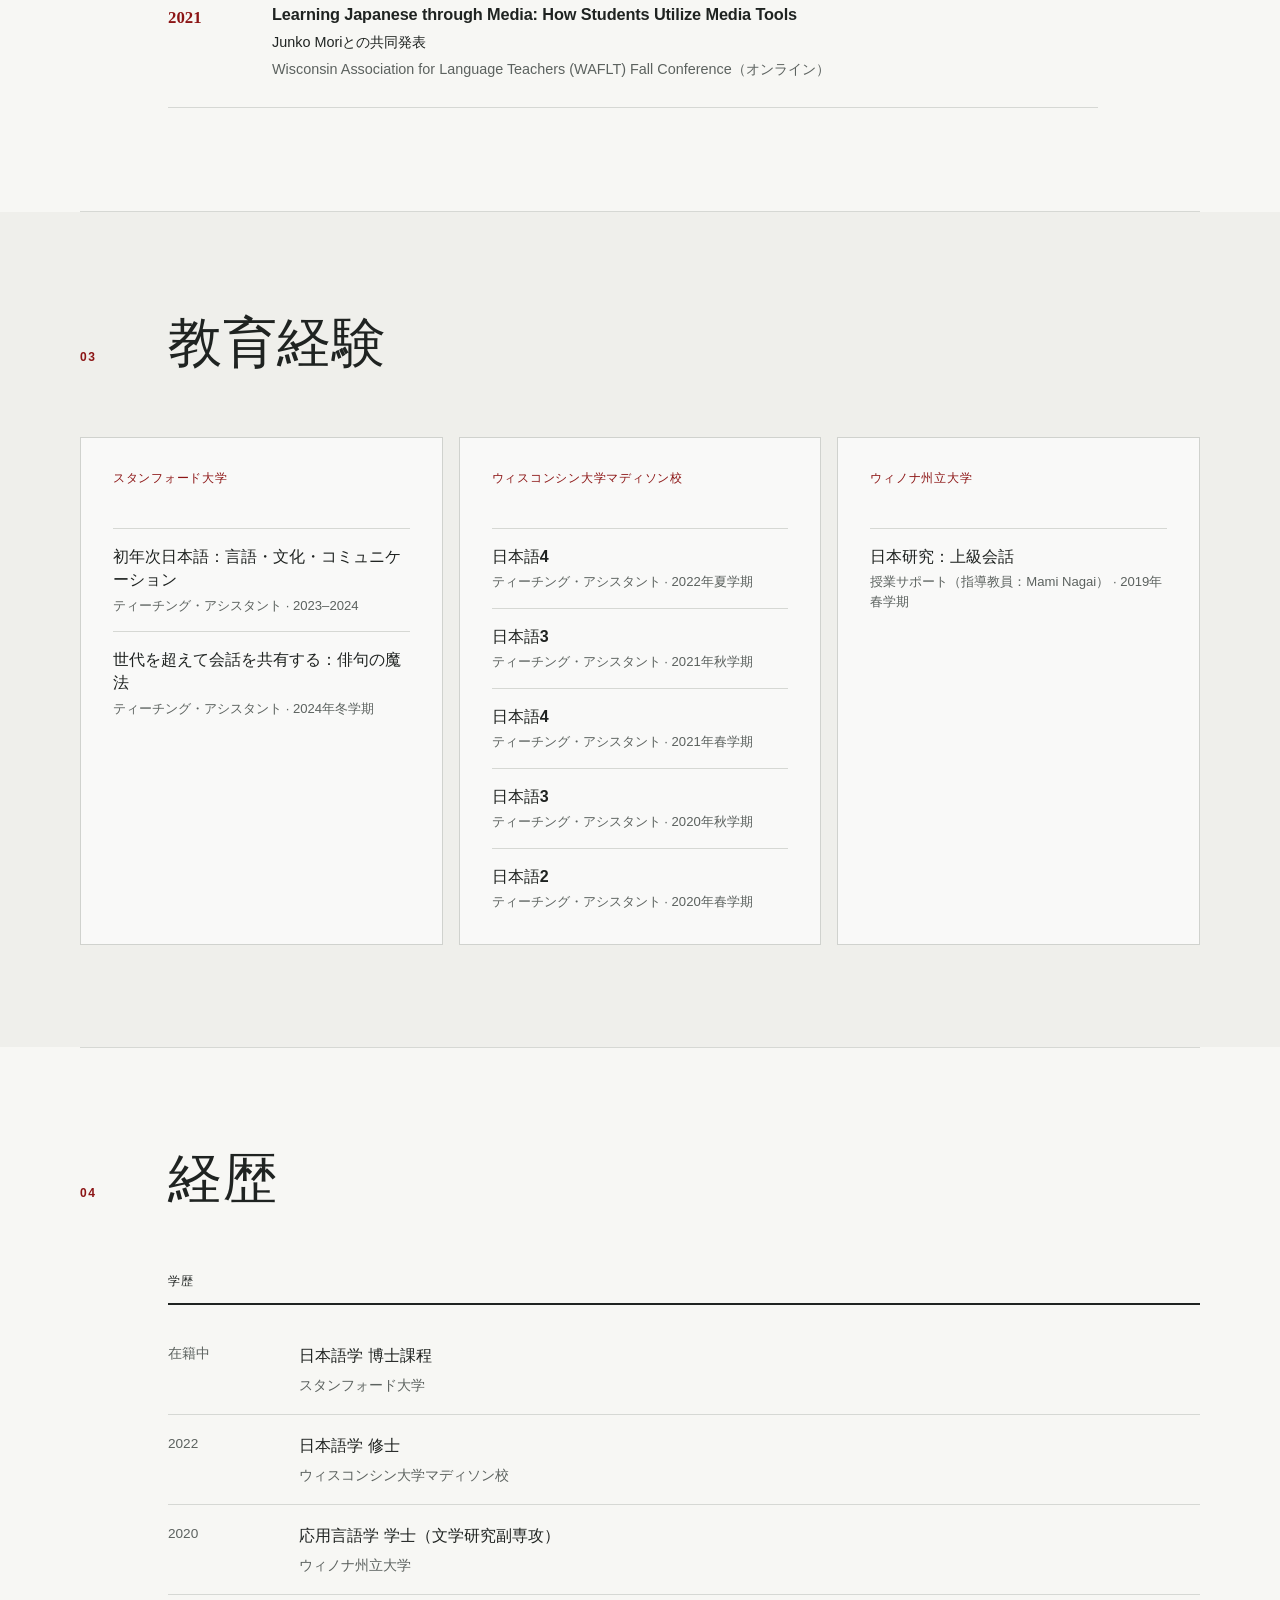
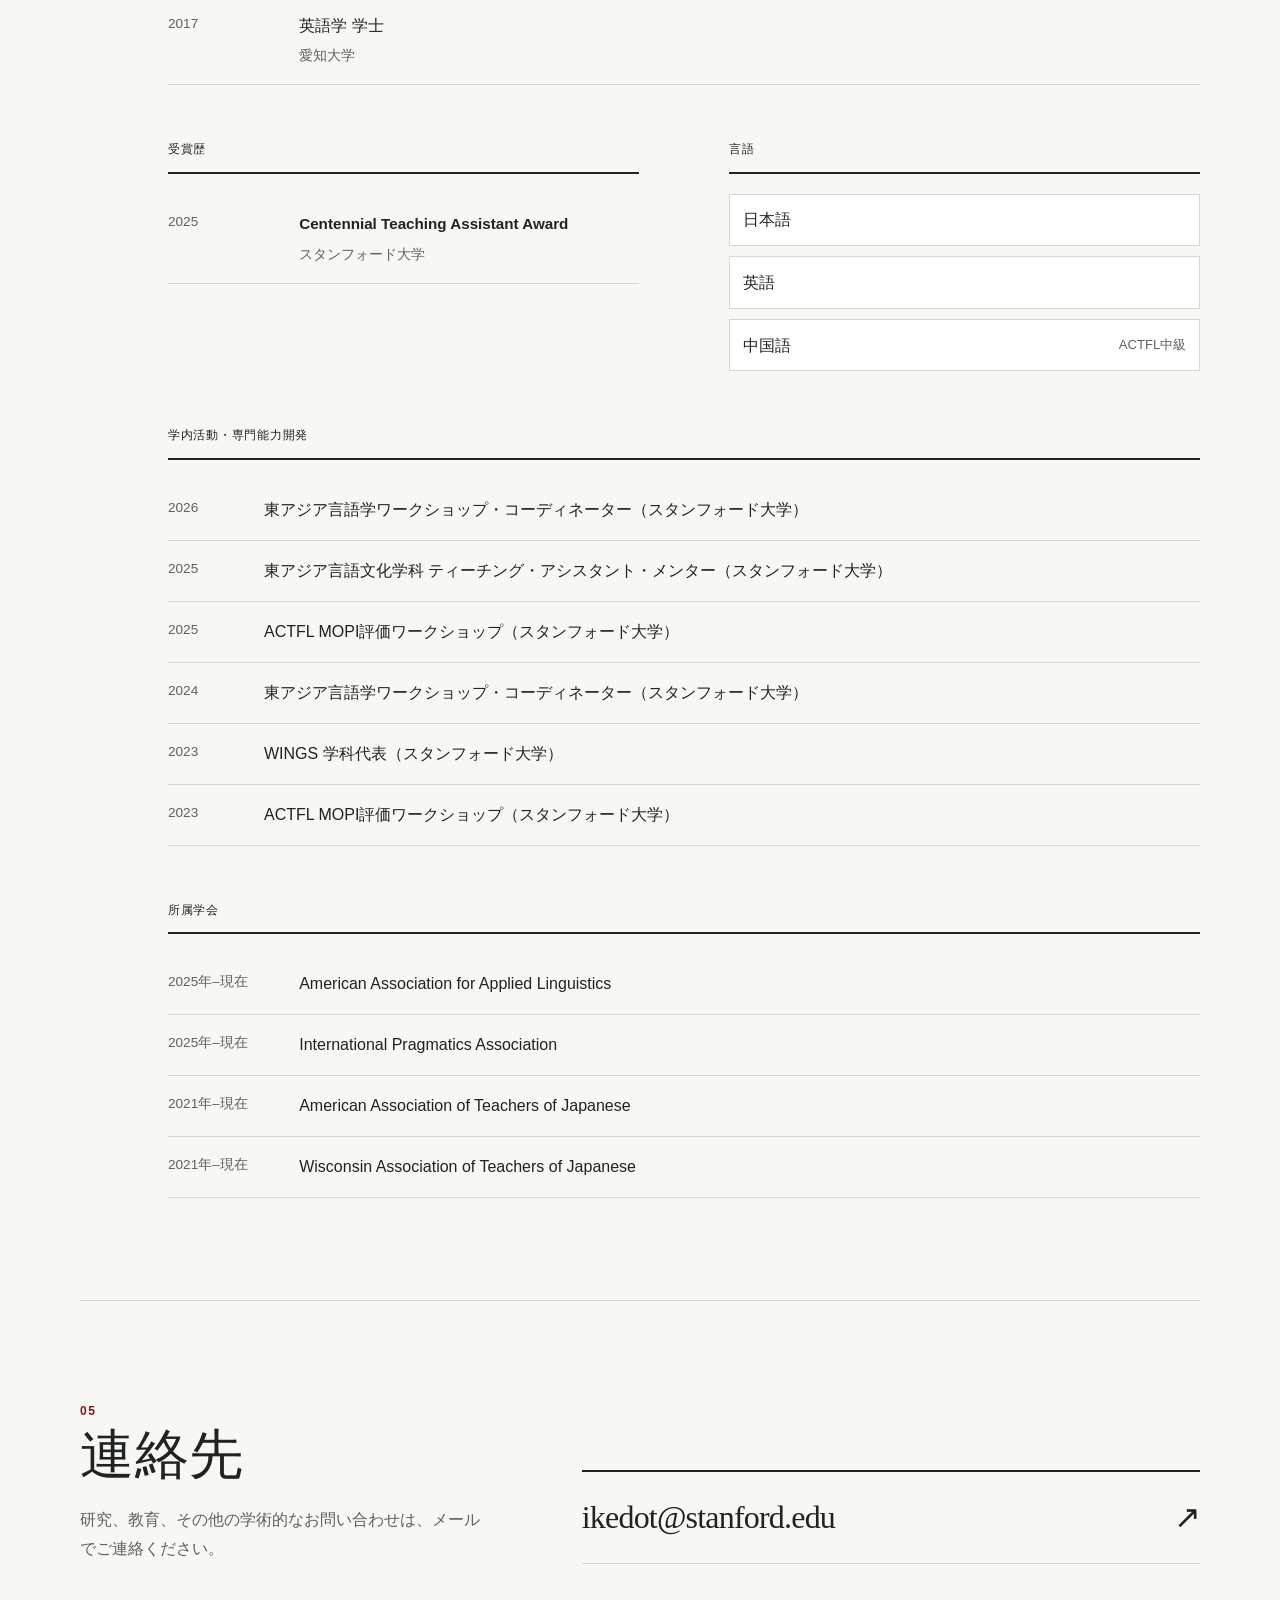
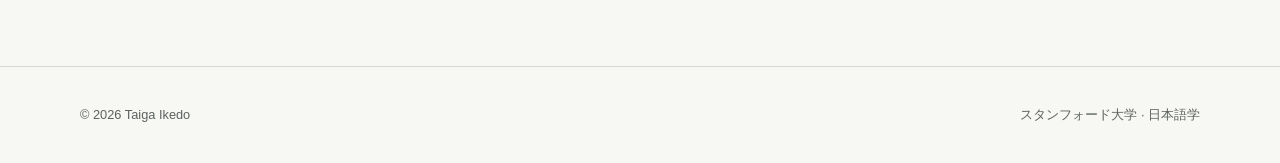
<file: Taiga_Ikedo_Linguistic_Anthropology_Update_v3/ja/index.html>
<!doctype html><html lang=ja-JP><head><meta name=generator content="Hugo 0.147.0"><meta charset=utf-8><meta name=viewport content="width=device-width,initial-scale=1"><meta name=color-scheme content="light"><meta name=theme-color content="#8c1515"><title>Taiga Ikedo · 日本語学 博士候補</title>
<meta name=description content="スタンフォード大学日本語学博士課程で、言語人類学の視点から、現代日本の言説における「適切さ」とコミュニケーション能力を研究するTaiga Ikedoのウェブサイトです。"><meta name=author content="Taiga Ikedo"><link rel=canonical href=https://taigaikedo.github.io/ja/><link rel=alternate hreflang=en-US href=https://taigaikedo.github.io/><link rel=alternate hreflang=ja-JP href=https://taigaikedo.github.io/ja/><link rel=alternate hreflang=x-default href=https://taigaikedo.github.io/><meta property="og:type" content="website"><meta property="og:title" content="Taiga Ikedo · 日本語学 博士候補"><meta property="og:description" content="スタンフォード大学日本語学博士課程で、言語人類学の視点から、現代日本の言説における「適切さ」とコミュニケーション能力を研究するTaiga Ikedoのウェブサイトです。"><meta property="og:url" content="https://taigaikedo.github.io/ja/"><meta property="og:site_name" content="Taiga Ikedo"><meta name=twitter:card content="summary"><link rel=icon href=/favicon.svg type=image/svg+xml><link rel=stylesheet href=/css/style.min.f893322eadc87ca54d47da61db6344ef0b15d9fec313b198606bc83c87c4647f.css integrity="sha256-+JMyLq3IfKVNR9ph22NE7wsV2f7DE7GYYGvIPIfEZH8="><script type=application/ld+json>{"@context":"https://schema.org","@type":"Person","affiliation":{"@type":"CollegeOrUniversity","name":"Stanford University"},"email":"mailto:ikedot@stanford.edu","jobTitle":"日本語学 博士候補","knowsLanguage":["Japanese","English","Chinese"],"name":"Taiga Ikedo","url":"https://taigaikedo.github.io/ja/"}</script></head><body><a class=skip-link href=#main-content>本文へ移動</a><header class=site-header><nav class=nav-shell aria-label=主要ナビゲーション><a class=brand href=/ja/ aria-label="Taiga Ikedo · ホーム"><span class=brand-mark aria-hidden=true>TI</span>
<span class=brand-name>Taiga Ikedo</span></a><div class=nav-actions><div class=nav-links><a href=/ja/#about>プロフィール</a>
<a href=/ja/#research>研究</a>
<a href=/ja/#presentations>研究発表</a>
<a href=/ja/#teaching>教育</a>
<a href=/ja/#cv>経歴</a>
<a href=/ja/#contact>連絡先</a></div><a class=language-switch href=/ lang=en-US hreflang=en-US><span class=language-switch__short aria-hidden=true>EN</span>
<span class=language-switch__long>English</span></a></div></nav></header><main id=main-content><article><section class=hero aria-labelledby=page-title><div class=hero-grid><div class=portrait-monogram aria-hidden=true><span>TI</span></div><div class=hero-copy><p class=eyebrow>言語人類学・日本語学</p><h1 id=page-title>Taiga Ikedo</h1><p class=role>日本語学 博士候補</p><p class=affiliation>東アジア言語文化学科<br>スタンフォード大学</p><p class=tagline>現代日本の言説において、「適切さ」とコミュニケーション能力という概念がどのように解釈・評価・交渉されるのかを研究しています。これらの問いに、言語人類学の視点から取り組んでいます。</p><div class=hero-actions><a class="button button--primary" href=#research>研究</a>
<a class="button button--secondary" href=mailto:ikedot@stanford.edu>ikedot@stanford.edu</a></div></div></div></section><section class=section id=about aria-labelledby=about-heading><div class=section-heading><p class=section-index>00</p><h2 id=about-heading>プロフィール</h2></div><div class=about-grid><div class="prose prose--lead"><p>スタンフォード大学東アジア言語文化学科の博士課程で、日本語学を専攻しています。言語人類学を中心に、社会言語学、語用論、応用言語学の知見を取り入れながら、コミュニケーション上の行為がどのように解釈・評価され、その評価がアイデンティティ、人間関係、参加の可能性にどう関わるのかを研究しています。</p><p>現在執筆中の博士論文では、日本のメディアと教育の場において、「適切さ」とコミュニケーション能力という概念がどのように理解されるのかを研究しています。言語使用、相互行為、テクノロジー、制度が、コミュニケーションに対する判断にどのように関わり、参加の可能性を形づくるのかを考察しています。</p><p>スタンフォード大学への進学以前に、ウィスコンシン大学マディソン校で日本語学修士、ウィノナ州立大学で応用言語学学士（文学研究副専攻）、愛知大学で英語学学士を取得しました。</p></div><aside class=interests aria-label=研究分野><h3>研究分野</h3><ul class=tag-list><li>言語人類学</li><li>日本語社会言語学</li><li>語用論・メタ語用論</li><li>コミュニケーション能力</li><li>言語とメディア</li><li>言語教育</li></ul></aside></div></section><section class="section section--research" id=research aria-labelledby=research-heading><div class="section-heading section-heading--with-intro"><div><p class=section-index>01</p><h2 id=research-heading>研究</h2></div><p>これらの問いを、コミュニケーションをめぐる評価、メディアにおける流通、言語教育という三つの観点から考察しています。</p></div><div class=project-grid><article class=project-card><div class=project-card__top><span class=project-number>01</span><p class=project-kicker>評価と相互行為</p></div><h3>「適切さ」とコミュニケーション能力</h3><p>何が効果的、適切、あるいは熟達したコミュニケーションとして評価されるのでしょうか。こうした判断が相互行為のなかでどのように生じ、人びとを話し手、学習者、参加者、評価者としてどのように位置づけるのかを考察します。</p></article><article class=project-card><div class=project-card__top><span class=project-number>02</span><p class=project-kicker>媒介と流通</p></div><h3>言語とメディア</h3><p>言語形式と社会的意味がデジタル・プラットフォームやその他のメディアを横断してどのように流通し、異なる文脈への移動がどのような解釈や評価を引き起こすのかを研究しています。</p></article><article class=project-card><div class=project-card__top><span class=project-number>03</span><p class=project-kicker>教育と参加</p></div><h3>言語教育</h3><p>教室や友人間の相互行為が、望ましいとされるコミュニケーションのあり方をどのように組織し、生徒の参加の可能性にどう関わるのかを考察します。</p></article></div></section><section class=section id=presentations aria-labelledby=presentations-heading><div class=section-heading><p class=section-index>02</p><h2 id=presentations-heading>主な研究発表</h2></div><ol class=timeline-list><li><time>2026</time><div><h3 lang=en>Indexical Manipulation through the Mediatization of Generational and Gendered Texting Styles in Contemporary Japan</h3><p class=venue lang=en>Linguistic Society of America 2026 Annual Meeting</p></div></li><li><time>2025</time><div><h3 lang=en>Texting Like an Ojisan and Obasan: Social Meaning, Metapragmatic Nodes, and the Enregisterment of Generation- and Gender-Associated Styles in Contemporary Japan</h3><p class=venue lang=en>New Ways of Analyzing Variation Asia Pacific 8 (NWAV-AP8)</p></div></li><li><time>2025</time><div><h3 lang=en>Navigating Relational Power and Interpretations of the Compliment “Your Japanese Is Good” in a YouTube Sketch</h3><p class=venue lang=en>19th International Pragmatics Conference</p></div></li><li><time>2025</time><div><h3 lang=en>From Praise to Prejudice: Negotiating Compliment Meanings and “Good” Proficiency through YouTube Stancetaking</h3><p class=venue lang=en>American Association for Applied Linguistics (AAAL) Conference</p></div></li><li><time>2024</time><div><h3 lang=en>From Praise to Prejudice: Analyzing “Nihongo Jōzu” through YouTube Commentary</h3><p class=venue lang=en>International Conference on Japanese Language Education (ICJLE)</p></div></li><li><time>2021</time><div><h3 lang=en>Learning Japanese through Media: How Students Utilize Media Tools</h3><p class=authors>Junko Moriとの共同発表</p><p class=venue lang=en>Wisconsin Association for Language Teachers (WAFLT) Fall Conference（オンライン）</p></div></li></ol></section><section class="section section--tinted" id=teaching aria-labelledby=teaching-heading><div class=section-heading><p class=section-index>03</p><h2 id=teaching-heading>教育経験</h2></div><div class=teaching-grid><section class=teaching-group><h3>スタンフォード大学</h3><ul><li><p class=course>初年次日本語：言語・文化・コミュニケーション</p><p class=course-meta>ティーチング・アシスタント · 2023–2024</p></li><li><p class=course>世代を超えて会話を共有する：俳句の魔法</p><p class=course-meta>ティーチング・アシスタント · 2024年冬学期</p></li></ul></section><section class=teaching-group><h3>ウィスコンシン大学マディソン校</h3><ul><li><p class=course>日本語4</p><p class=course-meta>ティーチング・アシスタント · 2022年夏学期</p></li><li><p class=course>日本語3</p><p class=course-meta>ティーチング・アシスタント · 2021年秋学期</p></li><li><p class=course>日本語4</p><p class=course-meta>ティーチング・アシスタント · 2021年春学期</p></li><li><p class=course>日本語3</p><p class=course-meta>ティーチング・アシスタント · 2020年秋学期</p></li><li><p class=course>日本語2</p><p class=course-meta>ティーチング・アシスタント · 2020年春学期</p></li></ul></section><section class=teaching-group><h3>ウィノナ州立大学</h3><ul><li><p class=course>日本研究：上級会話</p><p class=course-meta>授業サポート（指導教員：Mami Nagai） · 2019年春学期</p></li></ul></section></div></section><section class=section id=cv aria-labelledby=cv-heading><div class=section-heading><p class=section-index>04</p><h2 id=cv-heading>経歴</h2></div><div class=cv-grid><section class="cv-block cv-block--wide"><h3>学歴</h3><ol class=credential-list><li><time>在籍中</time><div><p class=credential>日本語学 博士課程</p><p>スタンフォード大学</p></div></li><li><time>2022</time><div><p class=credential>日本語学 修士</p><p>ウィスコンシン大学マディソン校</p></div></li><li><time>2020</time><div><p class=credential>応用言語学 学士（文学研究副専攻）</p><p>ウィノナ州立大学</p></div></li><li><time>2017</time><div><p class=credential>英語学 学士</p><p>愛知大学</p></div></li></ol></section><section class=cv-block><h3>受賞歴</h3><ul class=simple-list><li><span>2025</span><div><strong>Centennial Teaching Assistant Award</strong><small>スタンフォード大学</small></div></li></ul></section><section class=cv-block><h3>言語</h3><ul class=language-list><li><strong>日本語</strong></li><li><strong>英語</strong></li><li><strong>中国語</strong><span>ACTFL中級</span></li></ul></section><section class="cv-block cv-block--wide"><h3>学内活動・専門能力開発</h3><ul class="simple-list simple-list--service"><li><span>2026</span><p>東アジア言語学ワークショップ・コーディネーター（スタンフォード大学）</p></li><li><span>2025</span><p>東アジア言語文化学科 ティーチング・アシスタント・メンター（スタンフォード大学）</p></li><li><span>2025</span><p>ACTFL MOPI評価ワークショップ（スタンフォード大学）</p></li><li><span>2024</span><p>東アジア言語学ワークショップ・コーディネーター（スタンフォード大学）</p></li><li><span>2023</span><p>WINGS 学科代表（スタンフォード大学）</p></li><li><span>2023</span><p>ACTFL MOPI評価ワークショップ（スタンフォード大学）</p></li></ul></section><section class="cv-block cv-block--wide"><h3>所属学会</h3><ul class=membership-list><li><span>2025年–現在</span><p lang=en>American Association for Applied Linguistics</p></li><li><span>2025年–現在</span><p lang=en>International Pragmatics Association</p></li><li><span>2021年–現在</span><p lang=en>American Association of Teachers of Japanese</p></li><li><span>2021年–現在</span><p lang=en>Wisconsin Association of Teachers of Japanese</p></li></ul></section></div></section><section class=contact-section id=contact aria-labelledby=contact-heading><div><p class=section-index>05</p><h2 id=contact-heading>連絡先</h2><p>研究、教育、その他の学術的なお問い合わせは、メールでご連絡ください。</p></div><a class=contact-link href=mailto:ikedot@stanford.edu aria-label="Taiga Ikedoにメールを送る"><span>ikedot@stanford.edu</span>
<span aria-hidden=true>↗</span></a></section></article></main><footer class=site-footer><div class=footer-inner><p>© 2026 Taiga Ikedo</p><p>スタンフォード大学 · 日本語学</p></div></footer></body></html>
</file>
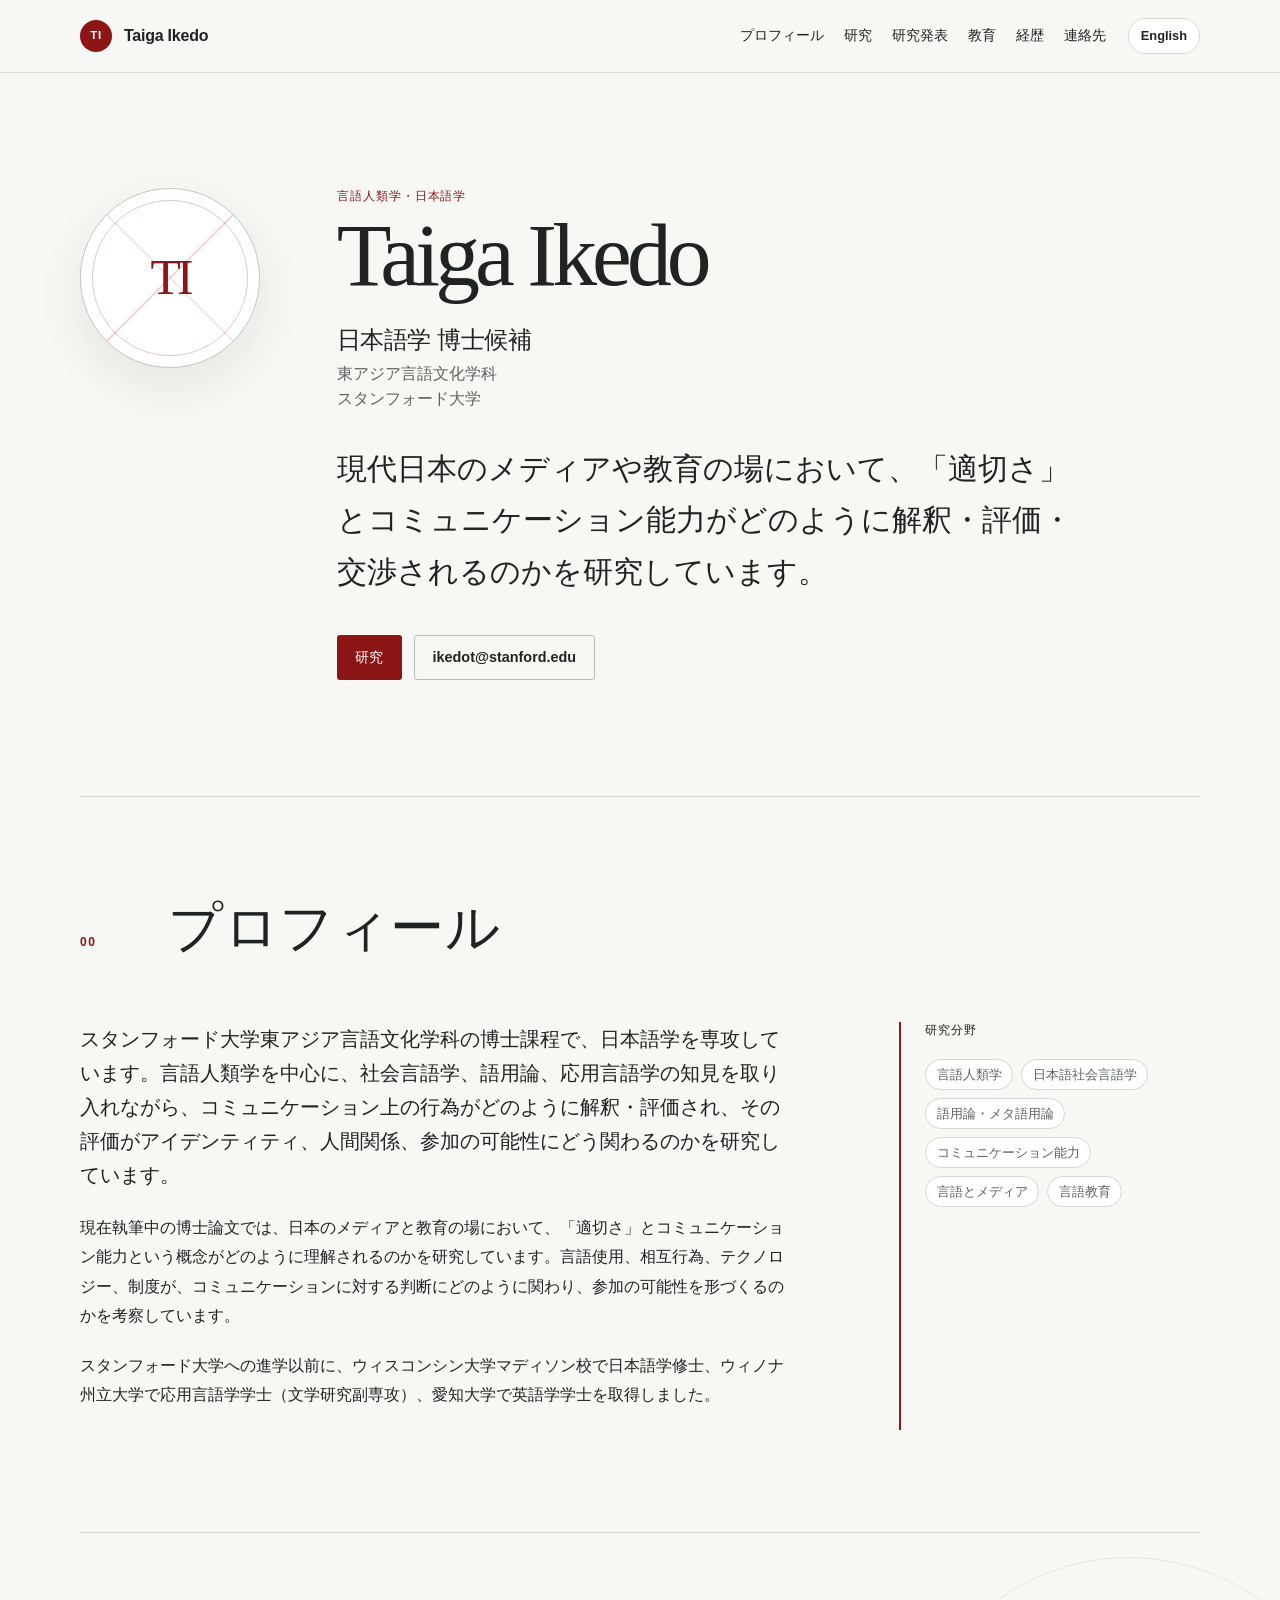
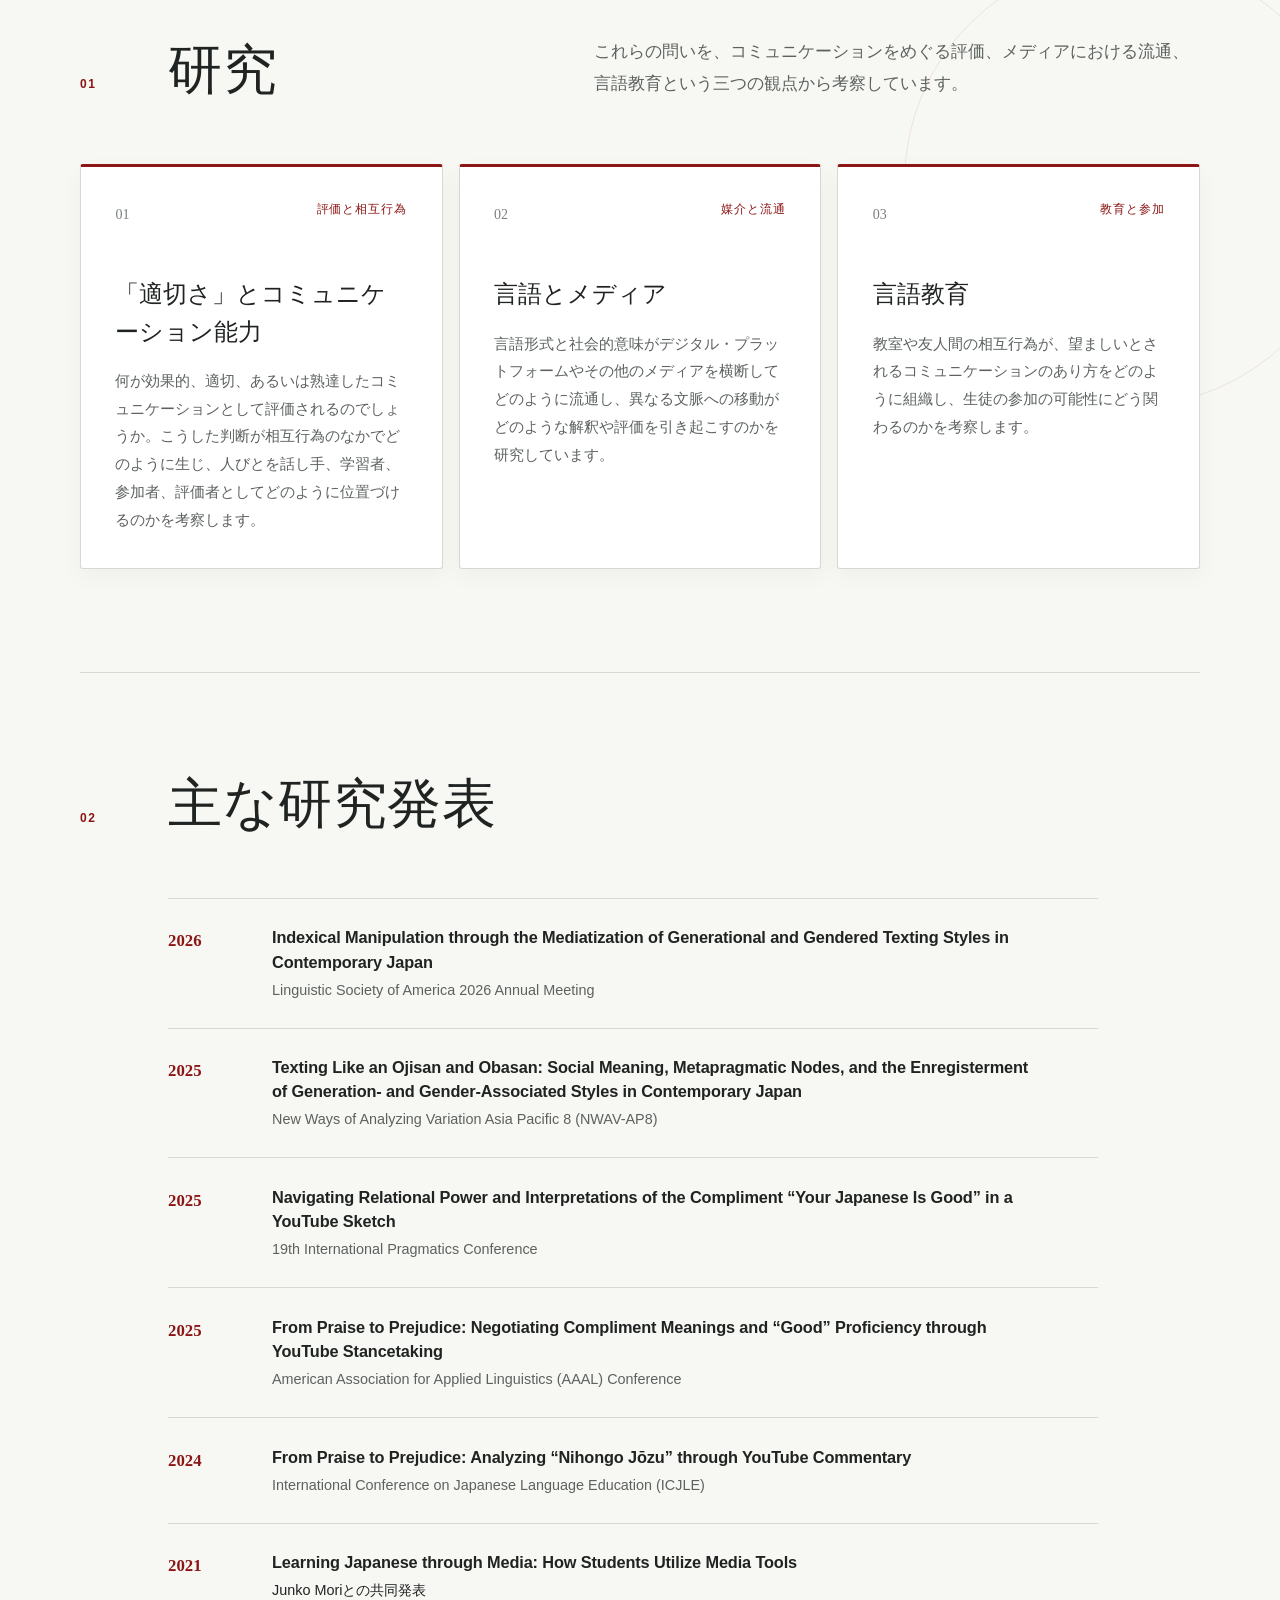
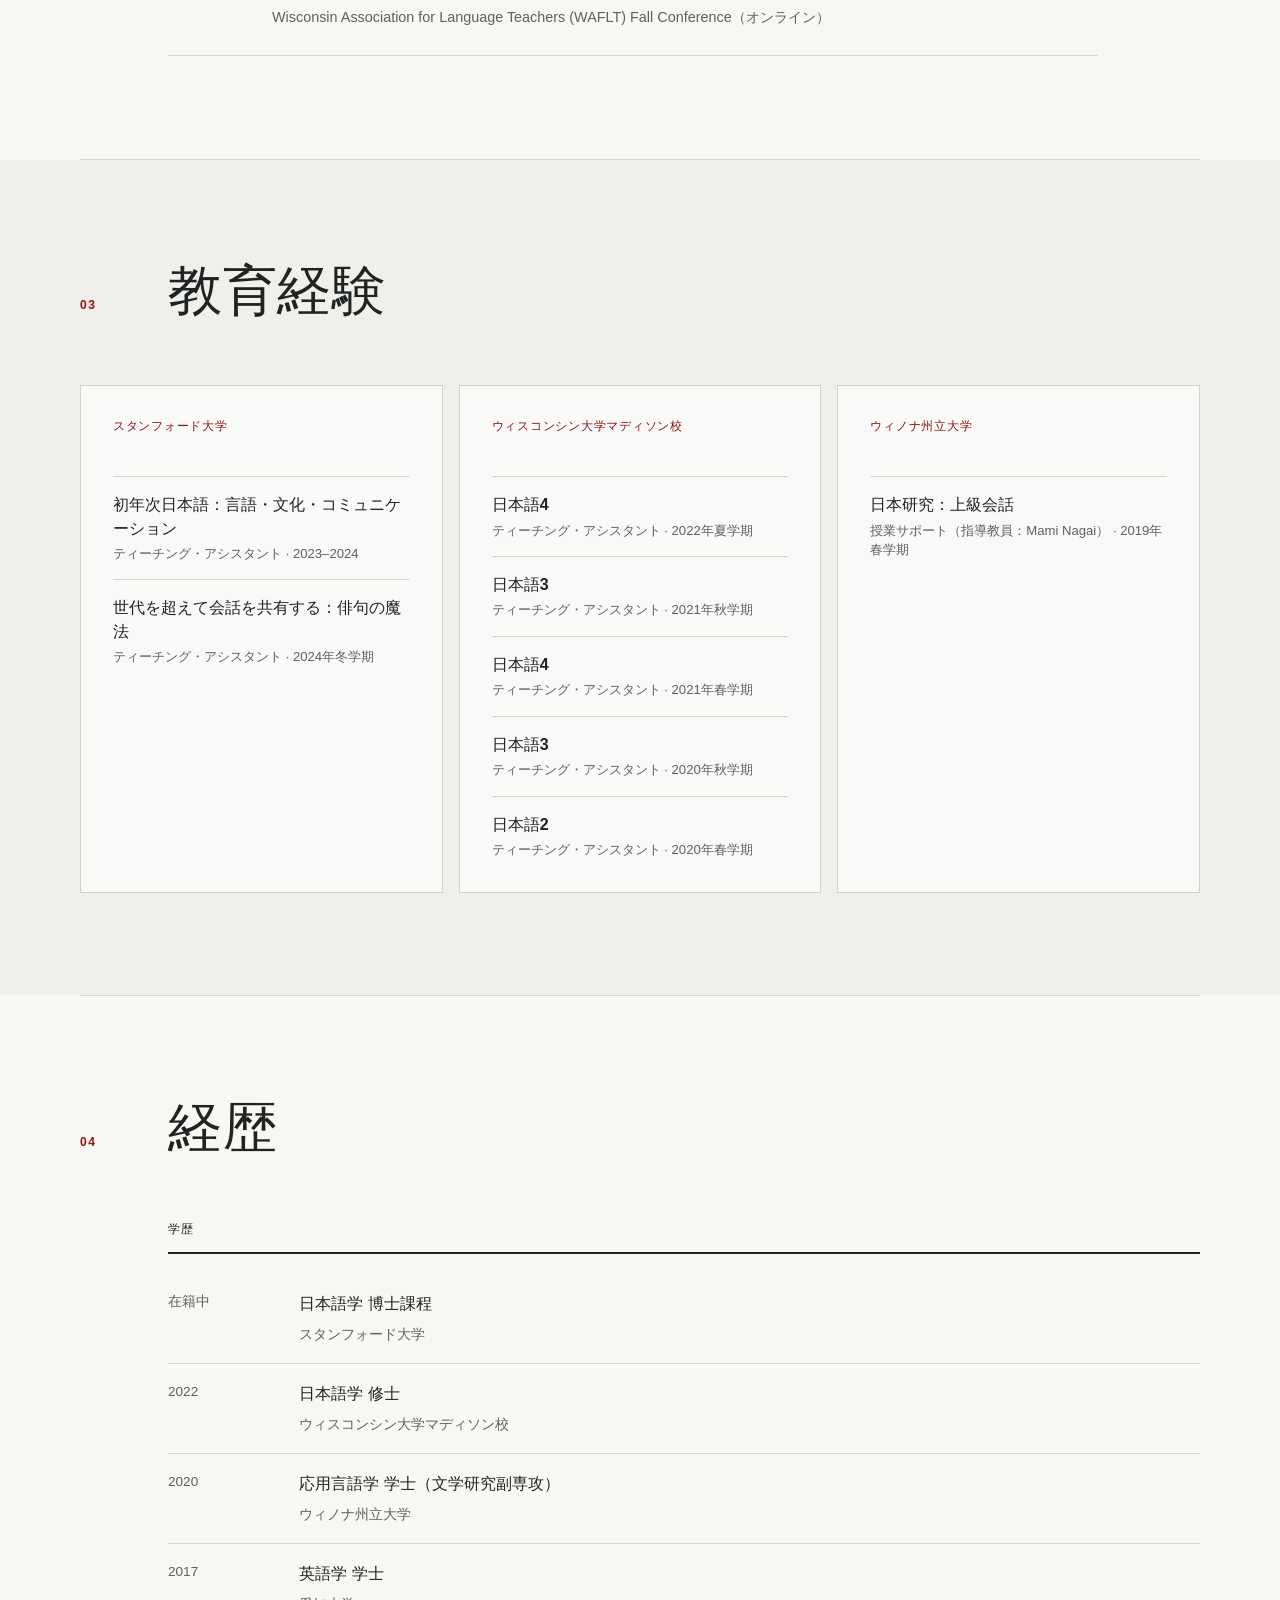
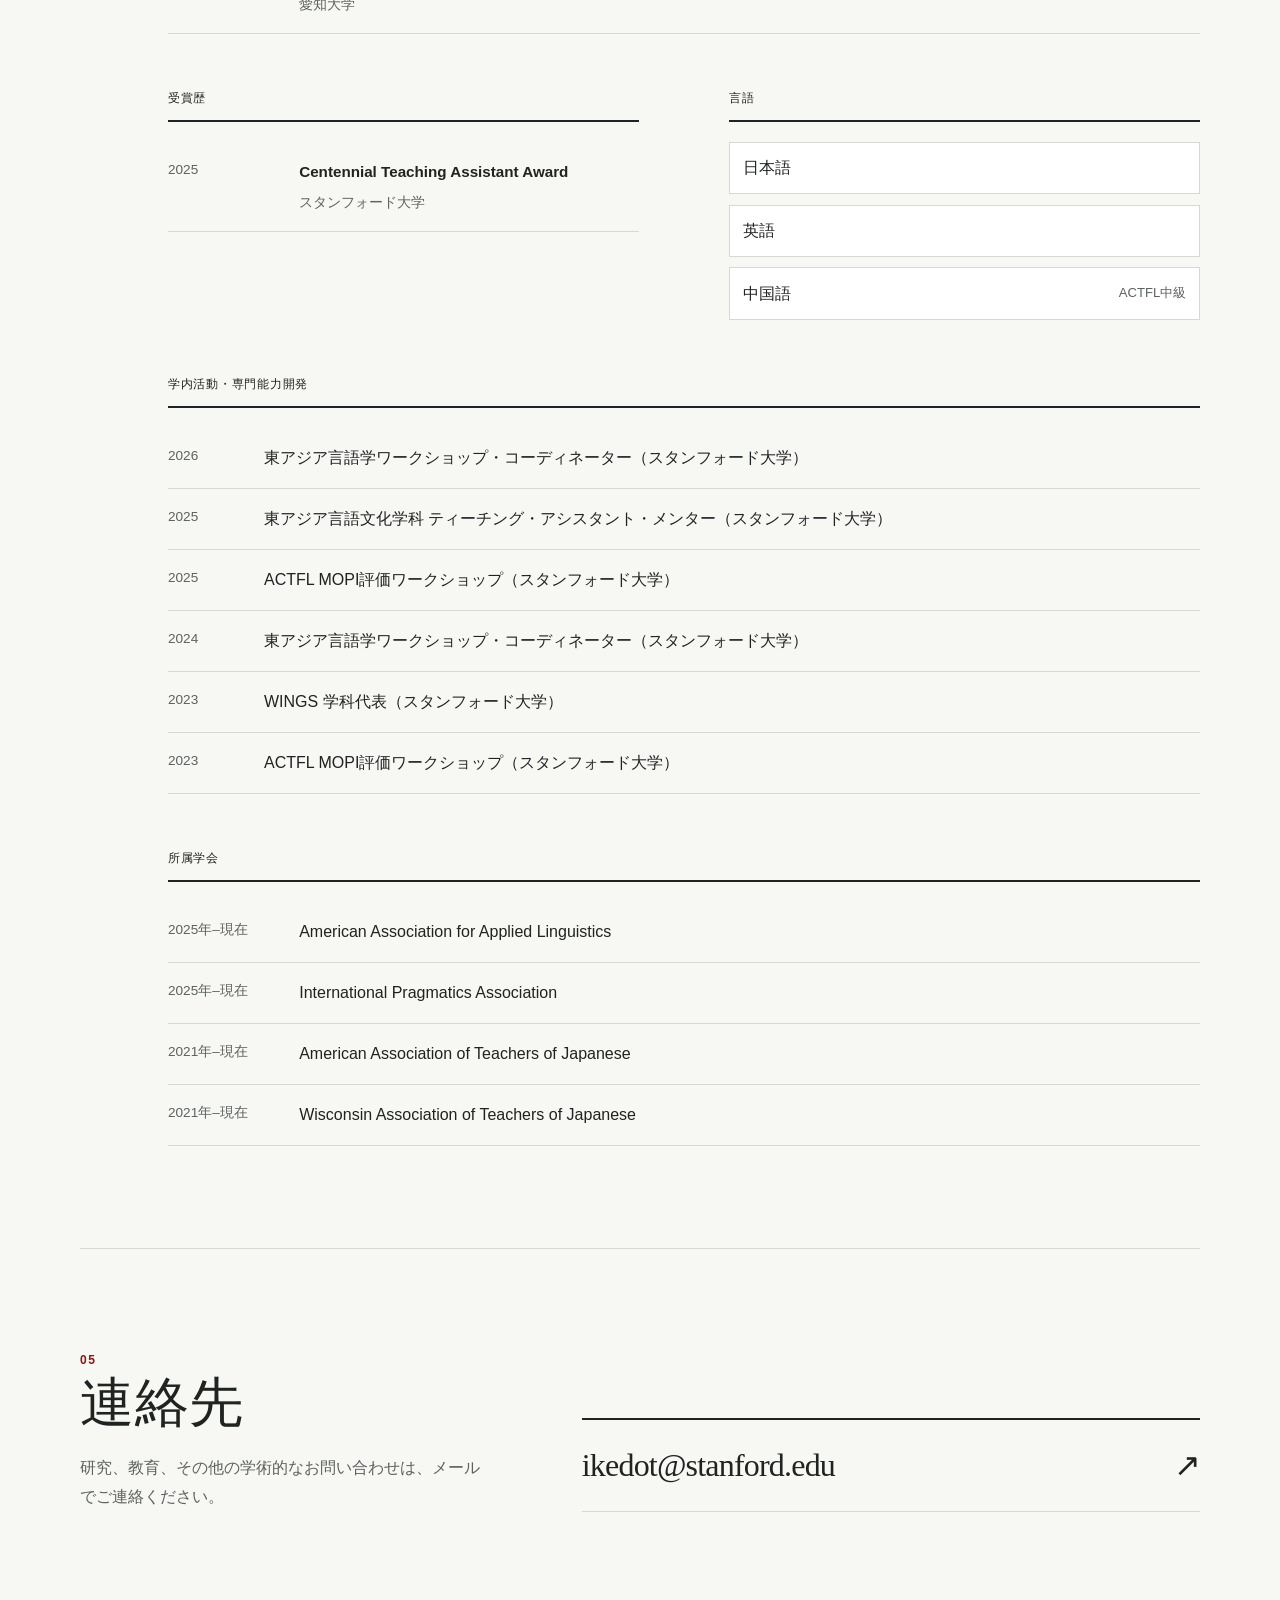
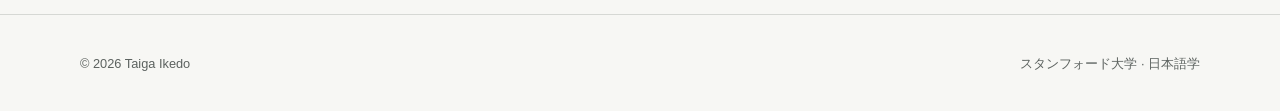
<file: Taiga_Ikedo_Website_Text_Update/ja/index.html>
<!doctype html><html lang=ja-JP><head><meta name=generator content="Hugo 0.147.0"><meta charset=utf-8><meta name=viewport content="width=device-width,initial-scale=1"><meta name=color-scheme content="light"><meta name=theme-color content="#8c1515"><title>Taiga Ikedo · 日本語学 博士候補</title>
<meta name=description content="スタンフォード大学で日本語学を専攻し、現代日本のメディアや教育におけるコミュニケーションの評価を研究するTaiga Ikedoのウェブサイトです。"><meta name=author content="Taiga Ikedo"><link rel=canonical href=https://taigaikedo.github.io/ja/><link rel=alternate hreflang=en-US href=https://taigaikedo.github.io/><link rel=alternate hreflang=ja-JP href=https://taigaikedo.github.io/ja/><link rel=alternate hreflang=x-default href=https://taigaikedo.github.io/><meta property="og:type" content="website"><meta property="og:title" content="Taiga Ikedo · 日本語学 博士候補"><meta property="og:description" content="スタンフォード大学で日本語学を専攻し、現代日本のメディアや教育におけるコミュニケーションの評価を研究するTaiga Ikedoのウェブサイトです。"><meta property="og:url" content="https://taigaikedo.github.io/ja/"><meta property="og:site_name" content="Taiga Ikedo"><meta name=twitter:card content="summary"><link rel=icon href=/favicon.svg type=image/svg+xml><link rel=stylesheet href=/css/style.min.f893322eadc87ca54d47da61db6344ef0b15d9fec313b198606bc83c87c4647f.css integrity="sha256-+JMyLq3IfKVNR9ph22NE7wsV2f7DE7GYYGvIPIfEZH8="><script type=application/ld+json>{"@context":"https://schema.org","@type":"Person","affiliation":{"@type":"CollegeOrUniversity","name":"Stanford University"},"email":"mailto:ikedot@stanford.edu","jobTitle":"日本語学 博士候補","knowsLanguage":["Japanese","English","Chinese"],"name":"Taiga Ikedo","url":"https://taigaikedo.github.io/ja/"}</script></head><body><a class=skip-link href=#main-content>本文へ移動</a><header class=site-header><nav class=nav-shell aria-label=主要ナビゲーション><a class=brand href=/ja/ aria-label="Taiga Ikedo · ホーム"><span class=brand-mark aria-hidden=true>TI</span>
<span class=brand-name>Taiga Ikedo</span></a><div class=nav-actions><div class=nav-links><a href=/ja/#about>プロフィール</a>
<a href=/ja/#research>研究</a>
<a href=/ja/#presentations>研究発表</a>
<a href=/ja/#teaching>教育</a>
<a href=/ja/#cv>経歴</a>
<a href=/ja/#contact>連絡先</a></div><a class=language-switch href=/ lang=en-US hreflang=en-US><span class=language-switch__short aria-hidden=true>EN</span>
<span class=language-switch__long>English</span></a></div></nav></header><main id=main-content><article><section class=hero aria-labelledby=page-title><div class=hero-grid><div class=portrait-monogram aria-hidden=true><span>TI</span></div><div class=hero-copy><p class=eyebrow>言語人類学・日本語学</p><h1 id=page-title>Taiga Ikedo</h1><p class=role>日本語学 博士候補</p><p class=affiliation>東アジア言語文化学科<br>スタンフォード大学</p><p class=tagline>現代日本のメディアや教育の場において、「適切さ」とコミュニケーション能力がどのように解釈・評価・交渉されるのかを研究しています。</p><div class=hero-actions><a class="button button--primary" href=#research>研究</a>
<a class="button button--secondary" href=mailto:ikedot@stanford.edu>ikedot@stanford.edu</a></div></div></div></section><section class=section id=about aria-labelledby=about-heading><div class=section-heading><p class=section-index>00</p><h2 id=about-heading>プロフィール</h2></div><div class=about-grid><div class="prose prose--lead"><p>スタンフォード大学東アジア言語文化学科の博士課程で、日本語学を専攻しています。言語人類学を中心に、社会言語学、語用論、応用言語学の知見を取り入れながら、コミュニケーション上の行為がどのように解釈・評価され、その評価がアイデンティティ、人間関係、参加の可能性にどう関わるのかを研究しています。</p><p>現在執筆中の博士論文では、日本のメディアと教育の場において、「適切さ」とコミュニケーション能力という概念がどのように理解されるのかを研究しています。言語使用、相互行為、テクノロジー、制度が、コミュニケーションに対する判断にどのように関わり、参加の可能性を形づくるのかを考察しています。</p><p>スタンフォード大学への進学以前に、ウィスコンシン大学マディソン校で日本語学修士、ウィノナ州立大学で応用言語学学士（文学研究副専攻）、愛知大学で英語学学士を取得しました。</p></div><aside class=interests aria-label=研究分野><h3>研究分野</h3><ul class=tag-list><li>言語人類学</li><li>日本語社会言語学</li><li>語用論・メタ語用論</li><li>コミュニケーション能力</li><li>言語とメディア</li><li>言語教育</li></ul></aside></div></section><section class="section section--research" id=research aria-labelledby=research-heading><div class="section-heading section-heading--with-intro"><div><p class=section-index>01</p><h2 id=research-heading>研究</h2></div><p>これらの問いを、コミュニケーションをめぐる評価、メディアにおける流通、言語教育という三つの観点から考察しています。</p></div><div class=project-grid><article class=project-card><div class=project-card__top><span class=project-number>01</span><p class=project-kicker>評価と相互行為</p></div><h3>「適切さ」とコミュニケーション能力</h3><p>何が効果的、適切、あるいは熟達したコミュニケーションとして評価されるのでしょうか。こうした判断が相互行為のなかでどのように生じ、人びとを話し手、学習者、参加者、評価者としてどのように位置づけるのかを考察します。</p></article><article class=project-card><div class=project-card__top><span class=project-number>02</span><p class=project-kicker>媒介と流通</p></div><h3>言語とメディア</h3><p>言語形式と社会的意味がデジタル・プラットフォームやその他のメディアを横断してどのように流通し、異なる文脈への移動がどのような解釈や評価を引き起こすのかを研究しています。</p></article><article class=project-card><div class=project-card__top><span class=project-number>03</span><p class=project-kicker>教育と参加</p></div><h3>言語教育</h3><p>教室や友人間の相互行為が、望ましいとされるコミュニケーションのあり方をどのように組織し、生徒の参加の可能性にどう関わるのかを考察します。</p></article></div></section><section class=section id=presentations aria-labelledby=presentations-heading><div class=section-heading><p class=section-index>02</p><h2 id=presentations-heading>主な研究発表</h2></div><ol class=timeline-list><li><time>2026</time><div><h3 lang=en>Indexical Manipulation through the Mediatization of Generational and Gendered Texting Styles in Contemporary Japan</h3><p class=venue lang=en>Linguistic Society of America 2026 Annual Meeting</p></div></li><li><time>2025</time><div><h3 lang=en>Texting Like an Ojisan and Obasan: Social Meaning, Metapragmatic Nodes, and the Enregisterment of Generation- and Gender-Associated Styles in Contemporary Japan</h3><p class=venue lang=en>New Ways of Analyzing Variation Asia Pacific 8 (NWAV-AP8)</p></div></li><li><time>2025</time><div><h3 lang=en>Navigating Relational Power and Interpretations of the Compliment “Your Japanese Is Good” in a YouTube Sketch</h3><p class=venue lang=en>19th International Pragmatics Conference</p></div></li><li><time>2025</time><div><h3 lang=en>From Praise to Prejudice: Negotiating Compliment Meanings and “Good” Proficiency through YouTube Stancetaking</h3><p class=venue lang=en>American Association for Applied Linguistics (AAAL) Conference</p></div></li><li><time>2024</time><div><h3 lang=en>From Praise to Prejudice: Analyzing “Nihongo Jōzu” through YouTube Commentary</h3><p class=venue lang=en>International Conference on Japanese Language Education (ICJLE)</p></div></li><li><time>2021</time><div><h3 lang=en>Learning Japanese through Media: How Students Utilize Media Tools</h3><p class=authors>Junko Moriとの共同発表</p><p class=venue lang=en>Wisconsin Association for Language Teachers (WAFLT) Fall Conference（オンライン）</p></div></li></ol></section><section class="section section--tinted" id=teaching aria-labelledby=teaching-heading><div class=section-heading><p class=section-index>03</p><h2 id=teaching-heading>教育経験</h2></div><div class=teaching-grid><section class=teaching-group><h3>スタンフォード大学</h3><ul><li><p class=course>初年次日本語：言語・文化・コミュニケーション</p><p class=course-meta>ティーチング・アシスタント · 2023–2024</p></li><li><p class=course>世代を超えて会話を共有する：俳句の魔法</p><p class=course-meta>ティーチング・アシスタント · 2024年冬学期</p></li></ul></section><section class=teaching-group><h3>ウィスコンシン大学マディソン校</h3><ul><li><p class=course>日本語4</p><p class=course-meta>ティーチング・アシスタント · 2022年夏学期</p></li><li><p class=course>日本語3</p><p class=course-meta>ティーチング・アシスタント · 2021年秋学期</p></li><li><p class=course>日本語4</p><p class=course-meta>ティーチング・アシスタント · 2021年春学期</p></li><li><p class=course>日本語3</p><p class=course-meta>ティーチング・アシスタント · 2020年秋学期</p></li><li><p class=course>日本語2</p><p class=course-meta>ティーチング・アシスタント · 2020年春学期</p></li></ul></section><section class=teaching-group><h3>ウィノナ州立大学</h3><ul><li><p class=course>日本研究：上級会話</p><p class=course-meta>授業サポート（指導教員：Mami Nagai） · 2019年春学期</p></li></ul></section></div></section><section class=section id=cv aria-labelledby=cv-heading><div class=section-heading><p class=section-index>04</p><h2 id=cv-heading>経歴</h2></div><div class=cv-grid><section class="cv-block cv-block--wide"><h3>学歴</h3><ol class=credential-list><li><time>在籍中</time><div><p class=credential>日本語学 博士課程</p><p>スタンフォード大学</p></div></li><li><time>2022</time><div><p class=credential>日本語学 修士</p><p>ウィスコンシン大学マディソン校</p></div></li><li><time>2020</time><div><p class=credential>応用言語学 学士（文学研究副専攻）</p><p>ウィノナ州立大学</p></div></li><li><time>2017</time><div><p class=credential>英語学 学士</p><p>愛知大学</p></div></li></ol></section><section class=cv-block><h3>受賞歴</h3><ul class=simple-list><li><span>2025</span><div><strong>Centennial Teaching Assistant Award</strong><small>スタンフォード大学</small></div></li></ul></section><section class=cv-block><h3>言語</h3><ul class=language-list><li><strong>日本語</strong></li><li><strong>英語</strong></li><li><strong>中国語</strong><span>ACTFL中級</span></li></ul></section><section class="cv-block cv-block--wide"><h3>学内活動・専門能力開発</h3><ul class="simple-list simple-list--service"><li><span>2026</span><p>東アジア言語学ワークショップ・コーディネーター（スタンフォード大学）</p></li><li><span>2025</span><p>東アジア言語文化学科 ティーチング・アシスタント・メンター（スタンフォード大学）</p></li><li><span>2025</span><p>ACTFL MOPI評価ワークショップ（スタンフォード大学）</p></li><li><span>2024</span><p>東アジア言語学ワークショップ・コーディネーター（スタンフォード大学）</p></li><li><span>2023</span><p>WINGS 学科代表（スタンフォード大学）</p></li><li><span>2023</span><p>ACTFL MOPI評価ワークショップ（スタンフォード大学）</p></li></ul></section><section class="cv-block cv-block--wide"><h3>所属学会</h3><ul class=membership-list><li><span>2025年–現在</span><p lang=en>American Association for Applied Linguistics</p></li><li><span>2025年–現在</span><p lang=en>International Pragmatics Association</p></li><li><span>2021年–現在</span><p lang=en>American Association of Teachers of Japanese</p></li><li><span>2021年–現在</span><p lang=en>Wisconsin Association of Teachers of Japanese</p></li></ul></section></div></section><section class=contact-section id=contact aria-labelledby=contact-heading><div><p class=section-index>05</p><h2 id=contact-heading>連絡先</h2><p>研究、教育、その他の学術的なお問い合わせは、メールでご連絡ください。</p></div><a class=contact-link href=mailto:ikedot@stanford.edu aria-label="Taiga Ikedoにメールを送る"><span>ikedot@stanford.edu</span>
<span aria-hidden=true>↗</span></a></section></article></main><footer class=site-footer><div class=footer-inner><p>© 2026 Taiga Ikedo</p><p>スタンフォード大学 · 日本語学</p></div></footer></body></html>
</file>
